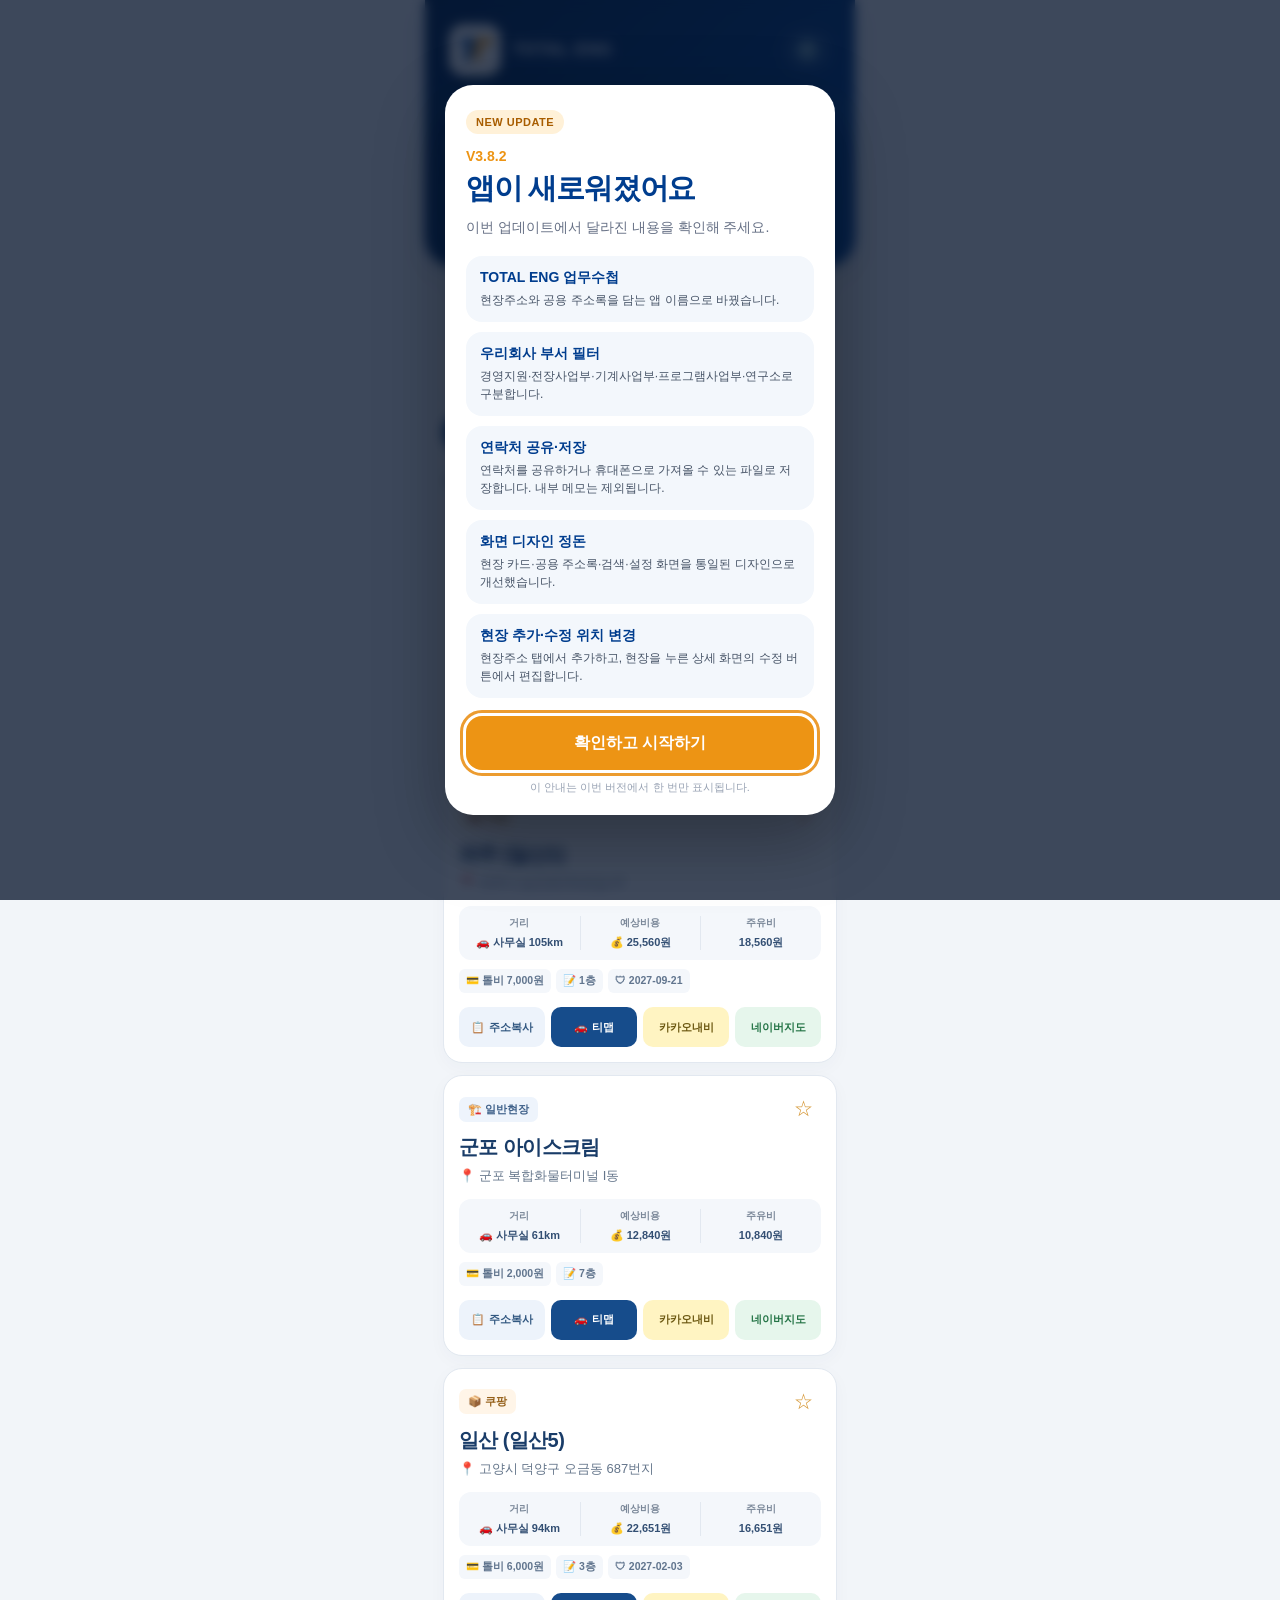
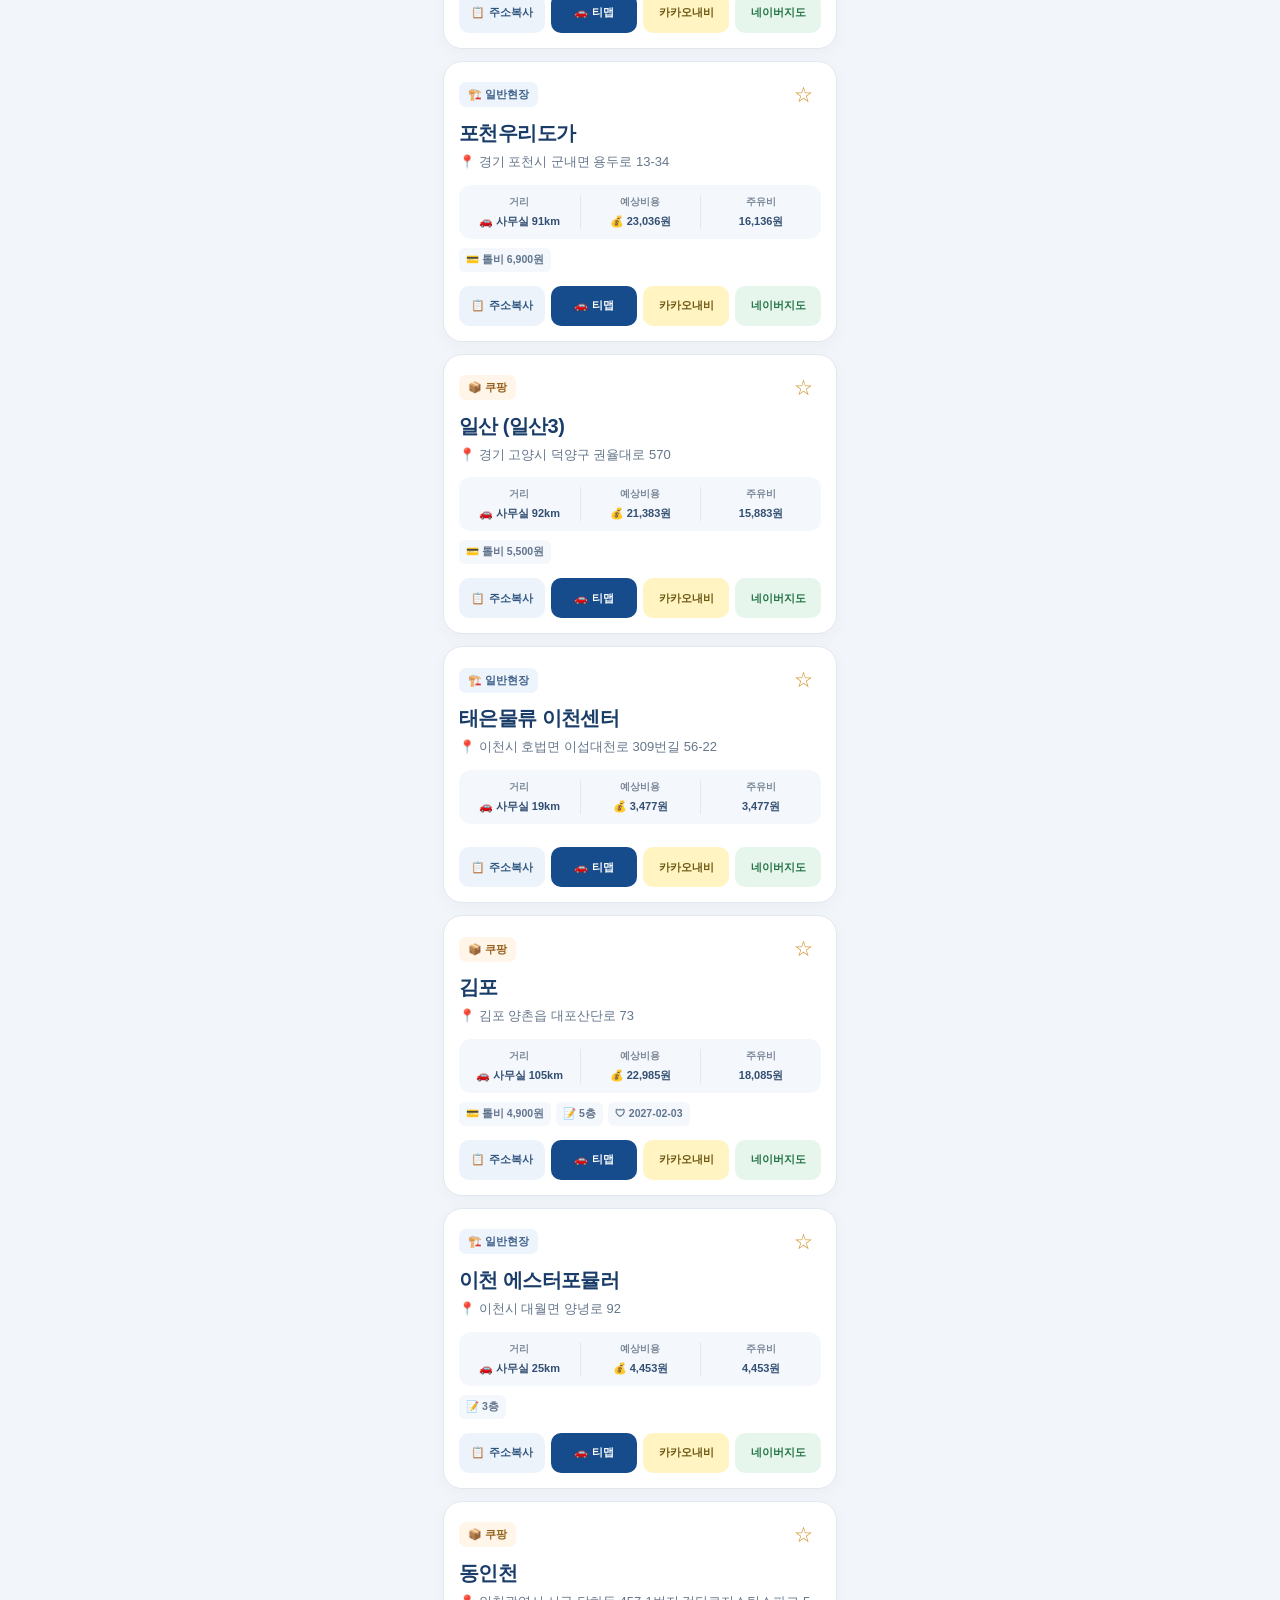
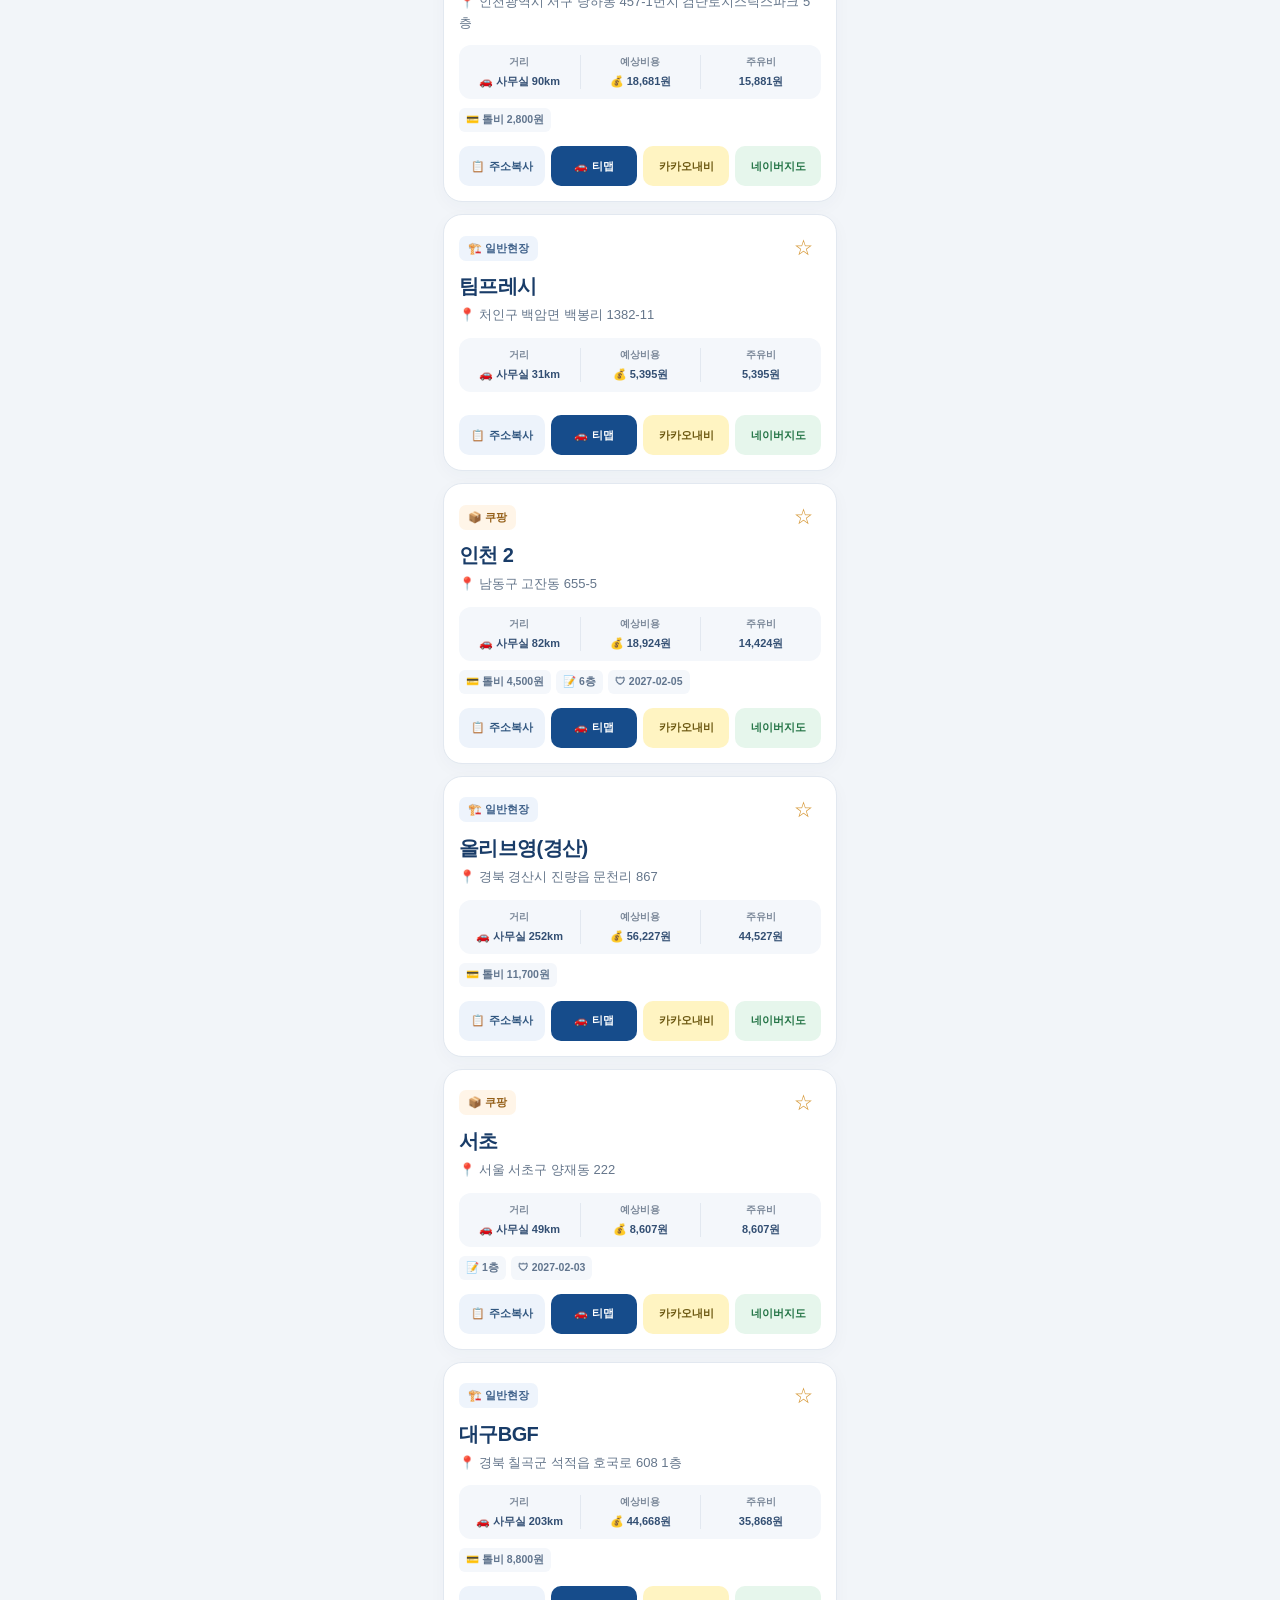
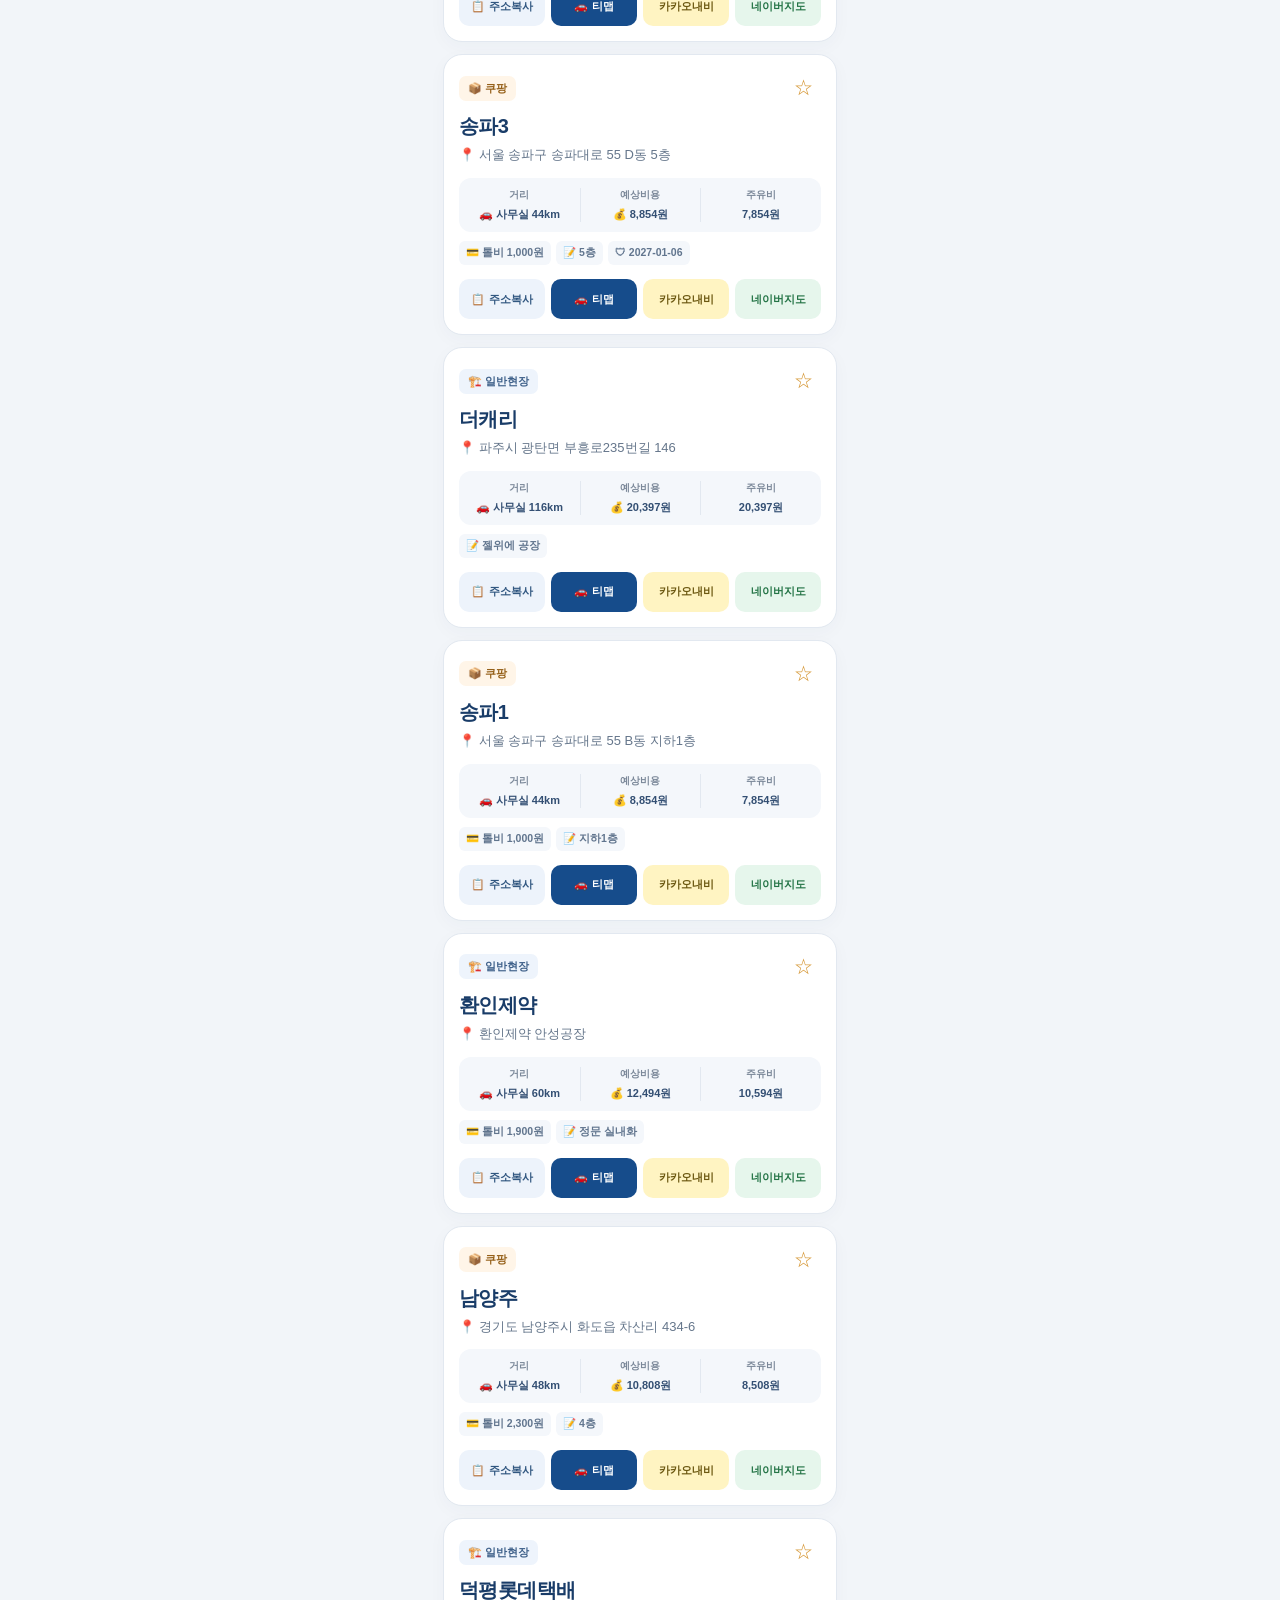
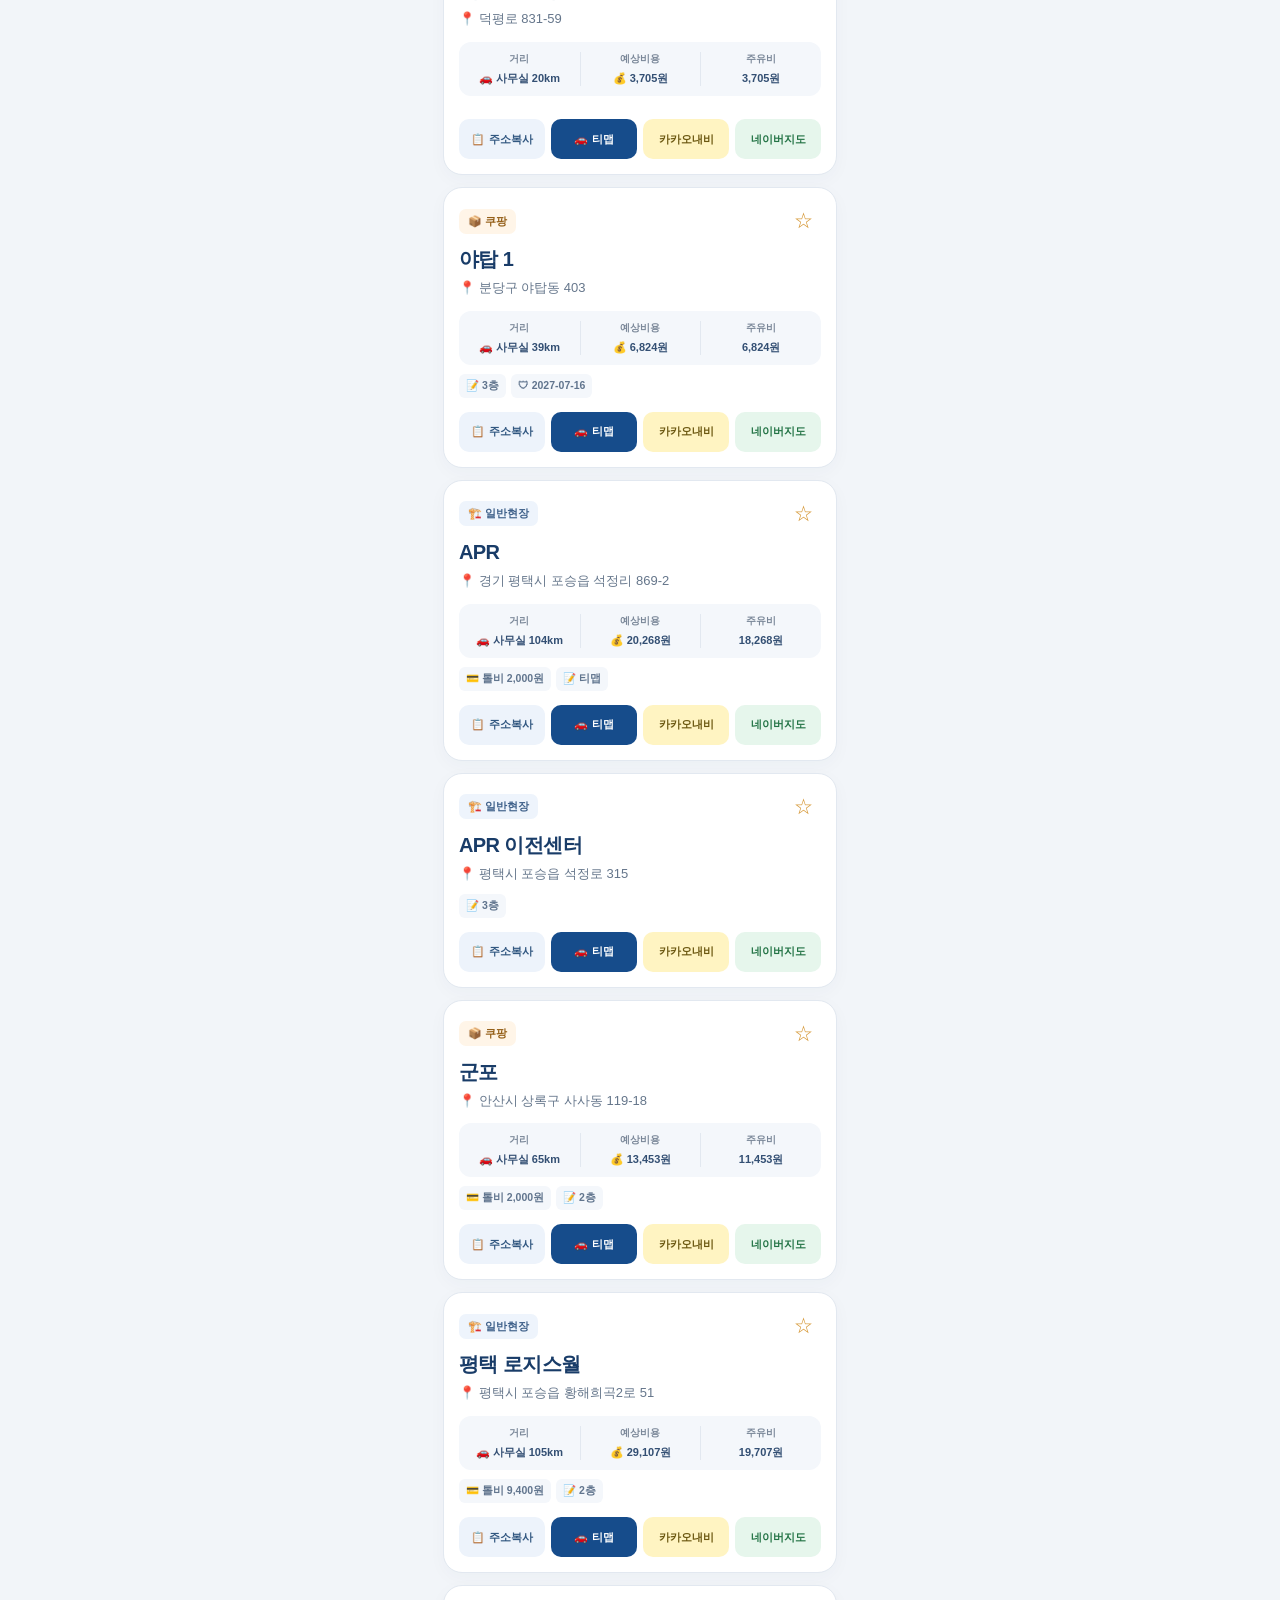
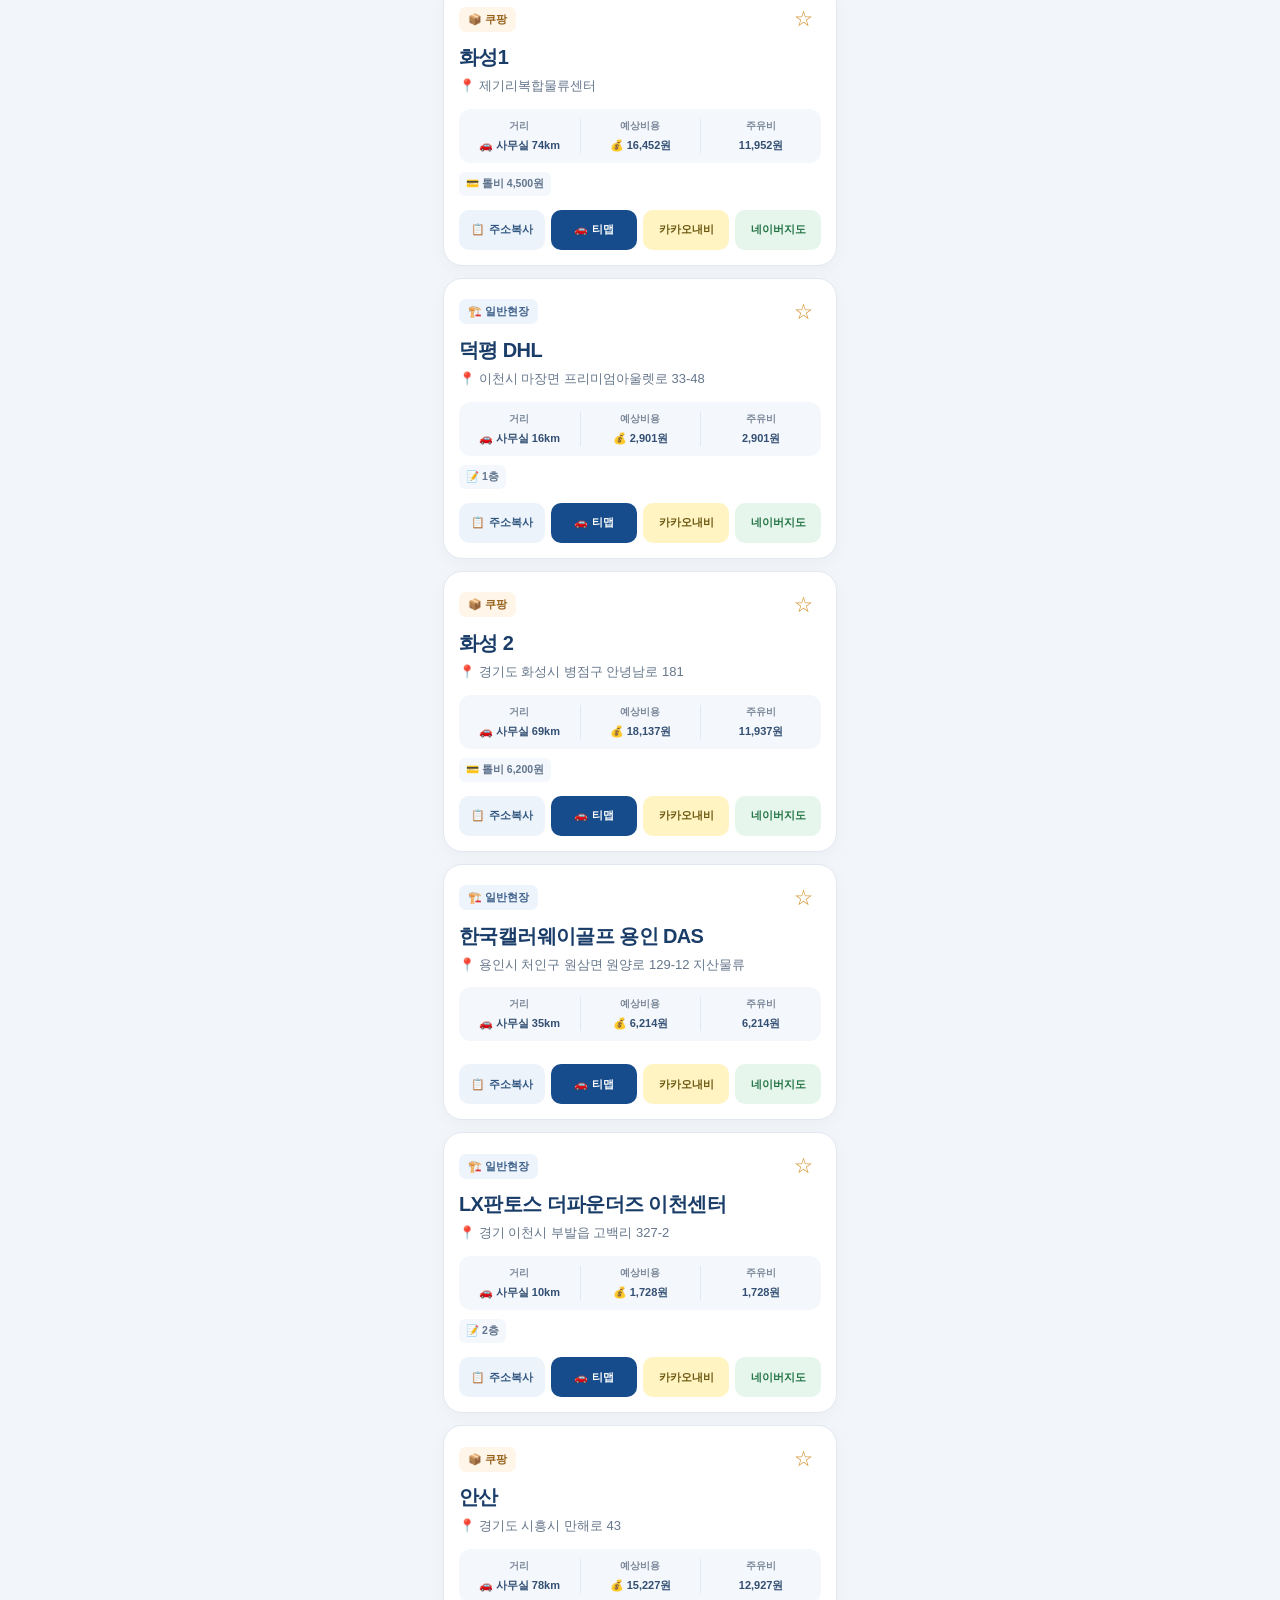
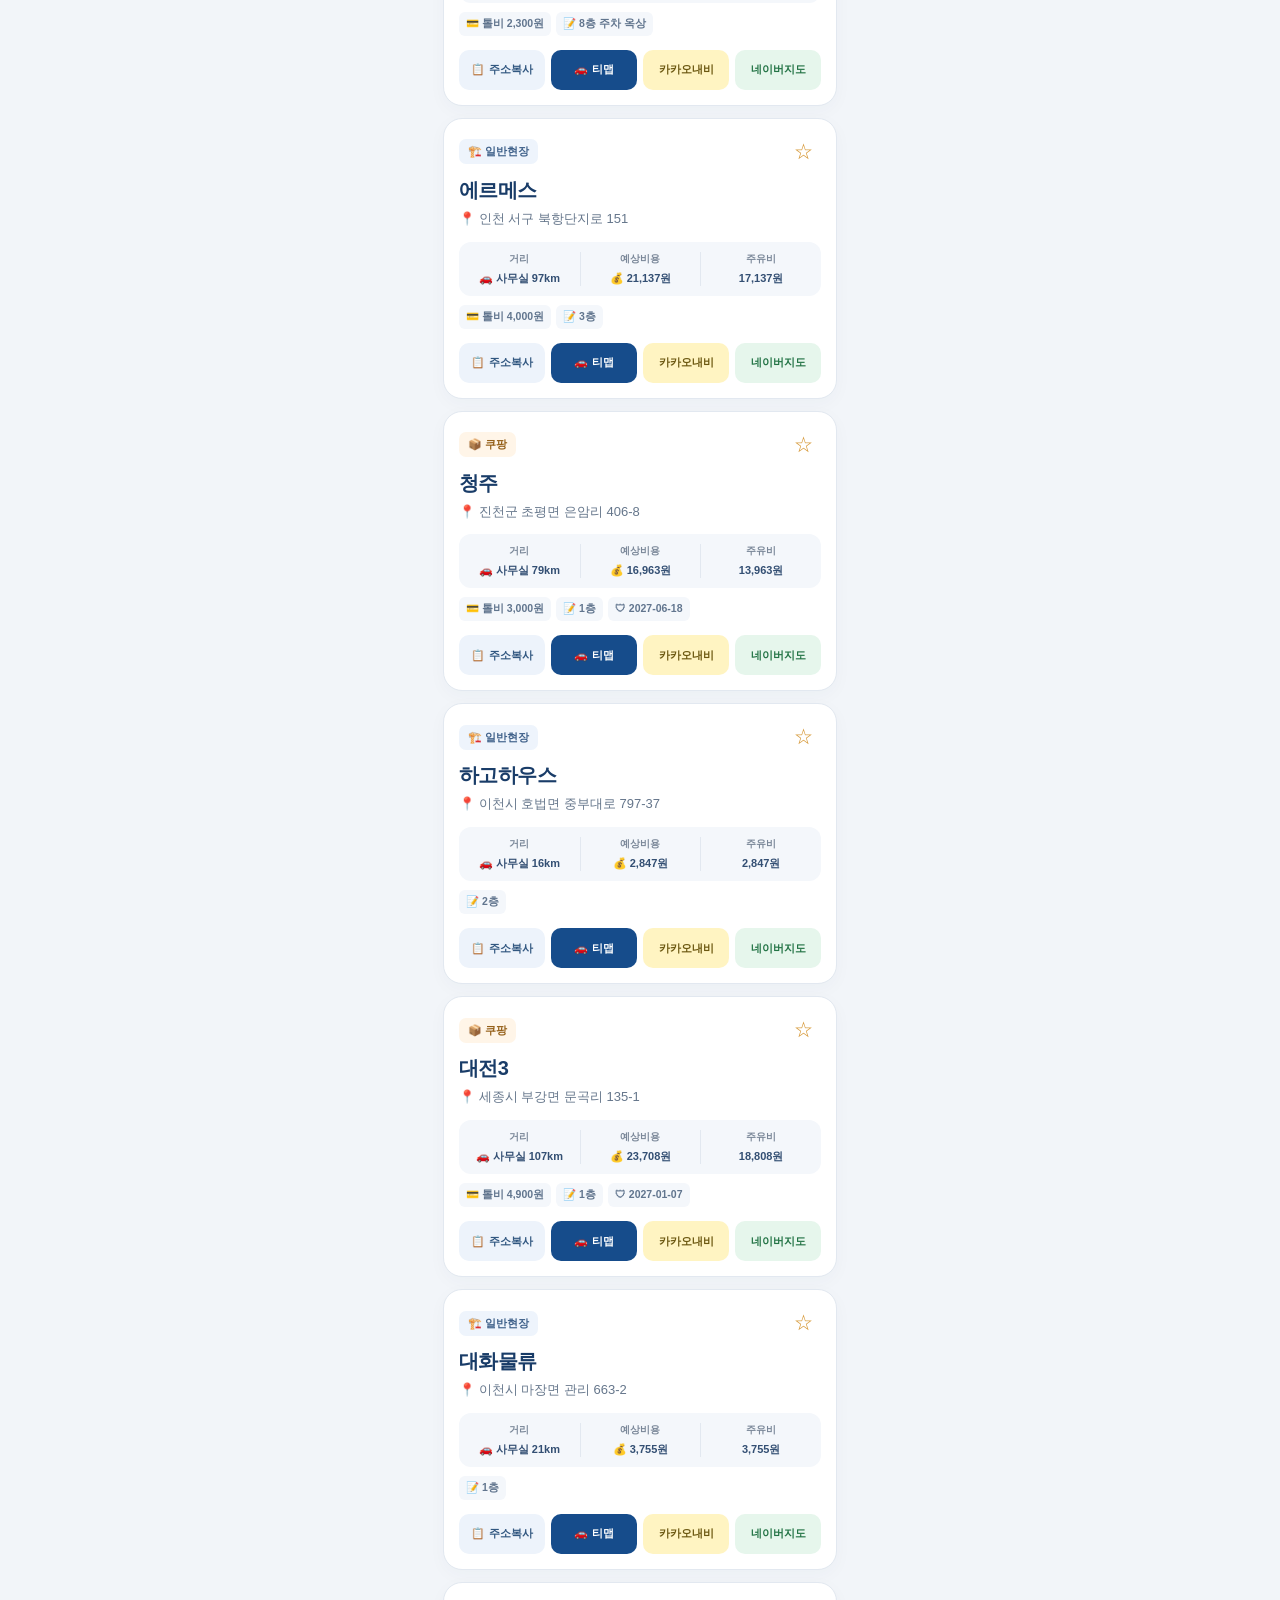
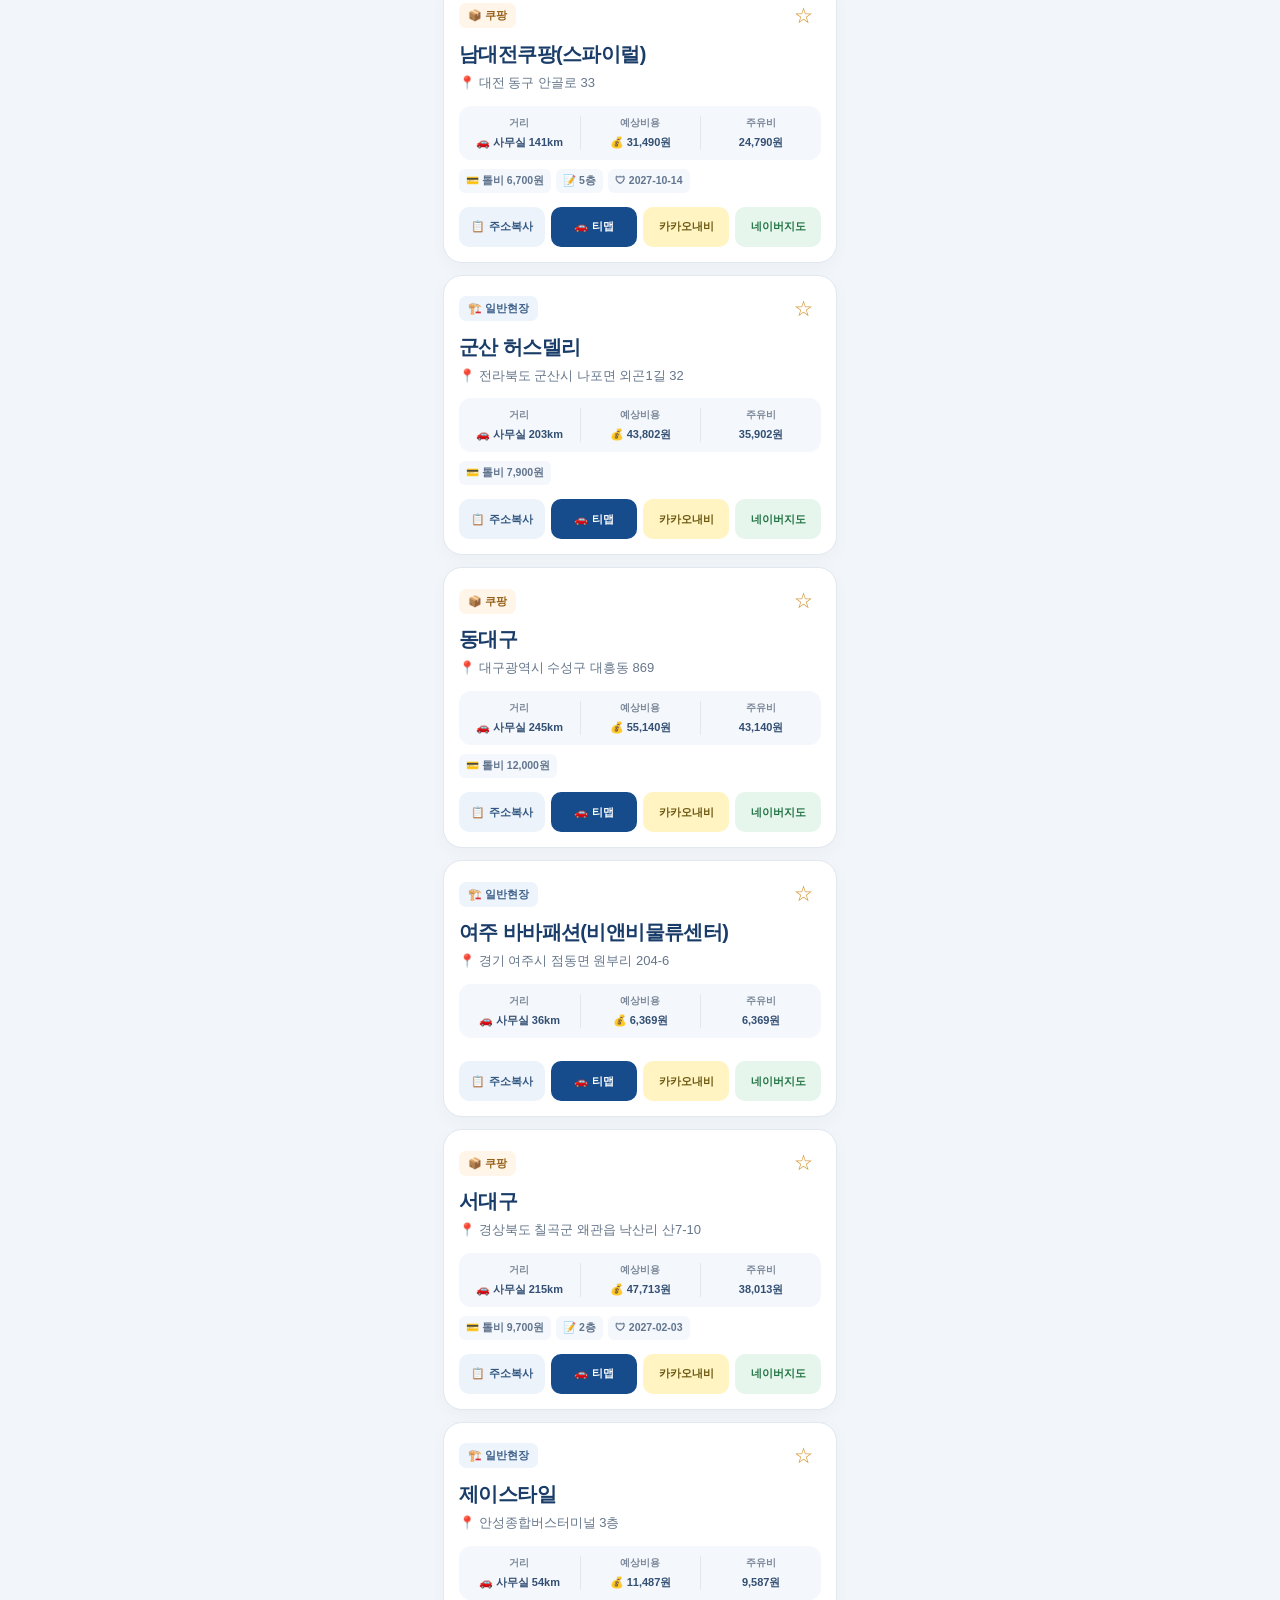
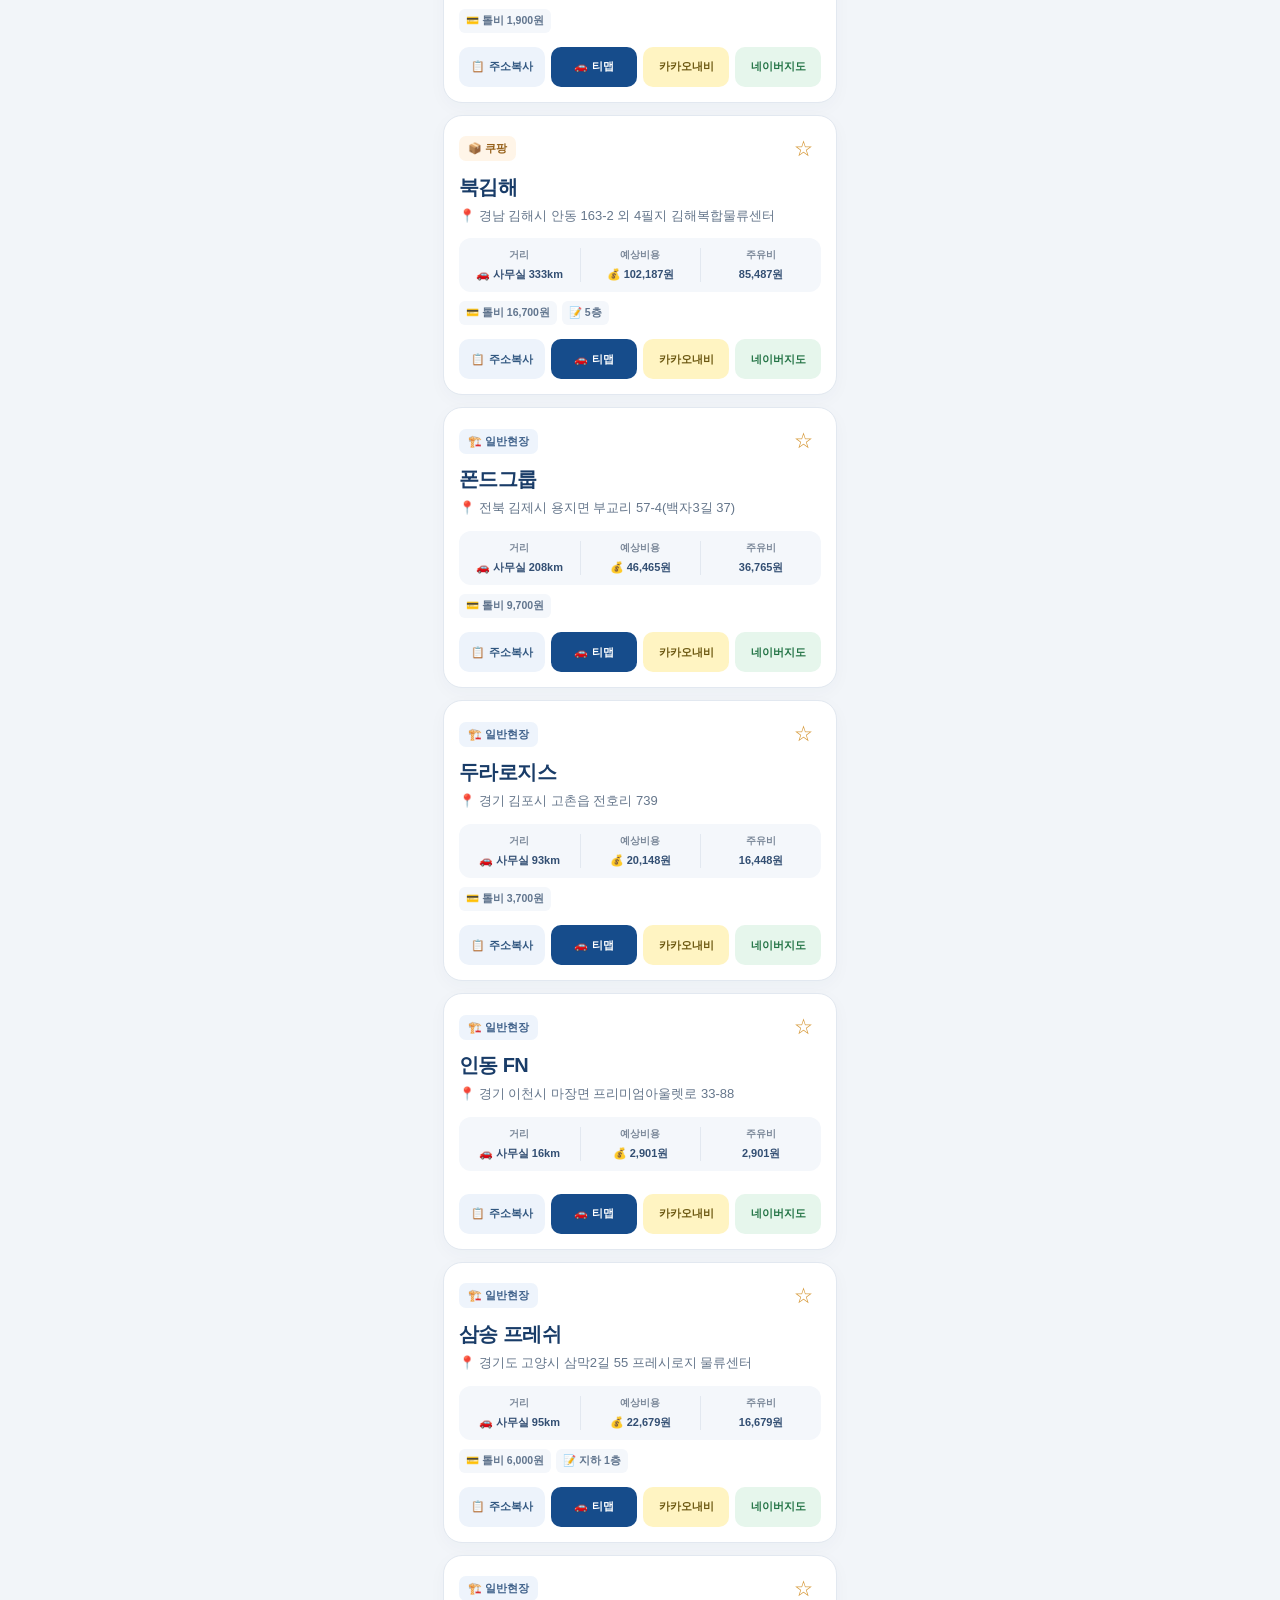
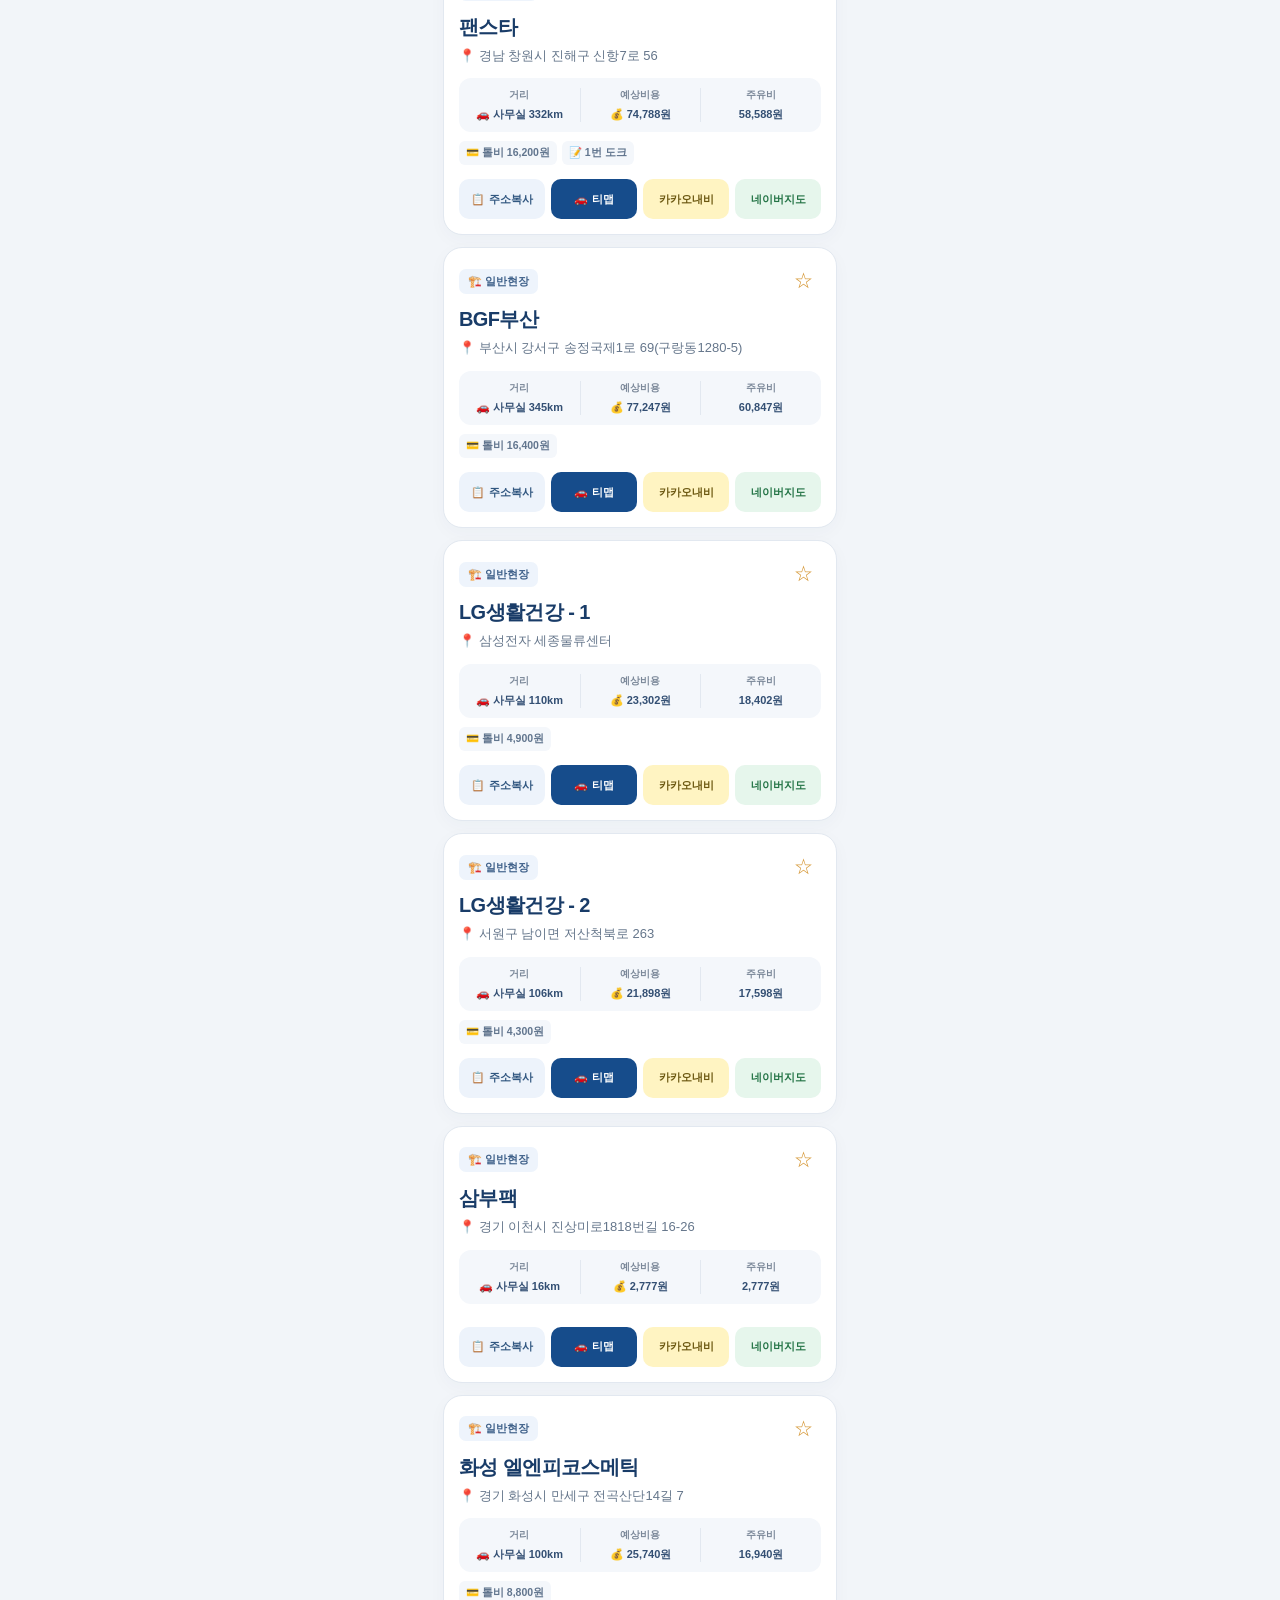
<file: index.html>
<!DOCTYPE html>
<html lang="ko">
<head>
  <meta charset="UTF-8" />
  <meta name="viewport" content="width=device-width, initial-scale=1.0, viewport-fit=cover" />
  <meta name="description" content="TOTAL ENG 현장 정보와 업무 연락처를 한곳에" />
  <meta name="robots" content="noindex, nofollow, noarchive" />
  <meta name="theme-color" content="#003D8E" />
  <meta name="mobile-web-app-capable" content="yes" />
  <meta name="apple-mobile-web-app-capable" content="yes" />
  <meta name="apple-mobile-web-app-status-bar-style" content="default" />
  <meta name="apple-mobile-web-app-title" content="업무수첩" />

  <title>TOTAL ENG 업무수첩</title>

  <link rel="manifest" href="./manifest.json?v=3.8.2" />
  <link rel="stylesheet" href="./style.css?v=3.8.0-brand1" />
  <link rel="stylesheet" href="./ui-refresh.css?v=3.8.2" />
  <link rel="icon" type="image/png" sizes="32x32" href="./img/app-icon-v380-32.png" />
  <link rel="apple-touch-icon" sizes="180x180" href="./img/app-icon-v380-180.png" />
</head>
<body data-app-version="V3.8.2">
  <div id="kakaoGuide" class="kakao-guide" hidden aria-hidden="true" role="dialog" aria-modal="true" aria-labelledby="kakaoGuideTitle">
    <div class="kakao-guide-card">
      <img class="kakao-guide-logo" src="./img/logo.png" alt="TOTAL ENG" />
      <span class="kakao-guide-label">휴대폰 앱 설치 안내</span>
      <h2 id="kakaoGuideTitle">카카오톡 안에서는<br />앱 설치가 보이지 않아요</h2>
      <p id="kakaoGuideMessage" class="kakao-guide-message">아래 버튼을 눌러 Chrome에서 열어 주세요.</p>

      <ol id="kakaoAndroidSteps" class="kakao-guide-steps">
        <li><strong>Chrome으로 열기</strong> 버튼을 누르세요.</li>
        <li>Chrome 화면에서 <strong>설치</strong>를 누르세요.</li>
        <li>휴대폰 바탕화면의 <strong>업무수첩</strong>을 누르면 됩니다.</li>
      </ol>

      <ol id="kakaoIosSteps" class="kakao-guide-steps" hidden>
        <li>카카오톡 오른쪽 위의 <strong>점 3개(⋯)</strong>를 누르세요.</li>
        <li><strong>Safari로 열기</strong>를 누르세요.</li>
        <li>Safari의 <strong>공유 → 홈 화면에 추가</strong>를 누르세요.</li>
      </ol>

      <button id="openChromeBtn" class="kakao-primary-btn" type="button">Chrome으로 열기</button>
      <p id="kakaoAndroidFallback" class="kakao-guide-note">버튼이 안 되면 오른쪽 위 <strong>점 3개 → 다른 브라우저로 열기</strong>를 누르세요.</p>
      <button id="copyAppLinkBtn" class="kakao-secondary-btn" type="button">링크 복사하기</button>
      <button id="continueInKakaoBtn" class="kakao-text-btn" type="button">설치하지 않고 일단 사용하기</button>
    </div>
  </div>

  <script>
    (function () {
      'use strict';

      const userAgent = navigator.userAgent || '';
      const params = new URLSearchParams(window.location.search);
      const forcedByLink = params.get('from') === 'kakao' || params.get('kakao') === '1';
      const kakaoUserAgent = /KAKAOTALK|KakaoTalk/i.test(userAgent);
      const isKakaoContext = kakaoUserAgent || forcedByLink;
      const isStandalone = window.matchMedia('(display-mode: standalone)').matches
        || navigator.standalone === true;

      window.__TEA_KAKAO_CONTEXT__ = isKakaoContext;

      function cleanAppUrl() {
        const url = new URL(window.location.href);
        url.searchParams.delete('from');
        url.searchParams.delete('kakao');
        return url.toString();
      }

      function isIos() {
        const ipadDesktopMode = navigator.platform === 'MacIntel'
          && navigator.maxTouchPoints > 1;
        return /iphone|ipad|ipod/i.test(userAgent) || ipadDesktopMode;
      }

      function isAndroid() {
        return /android/i.test(userAgent);
      }

      function showGuide() {
        const guide = document.getElementById('kakaoGuide');
        if (!guide || isStandalone) return;

        const ios = isIos();
        const androidSteps = document.getElementById('kakaoAndroidSteps');
        const iosSteps = document.getElementById('kakaoIosSteps');
        const openChromeBtn = document.getElementById('openChromeBtn');
        const androidFallback = document.getElementById('kakaoAndroidFallback');
        const message = document.getElementById('kakaoGuideMessage');

        guide.hidden = false;
        guide.setAttribute('aria-hidden', 'false');
        document.body.classList.add('kakao-guide-open');

        if (androidSteps) androidSteps.hidden = ios;
        if (iosSteps) iosSteps.hidden = !ios;
        if (openChromeBtn) openChromeBtn.hidden = ios || !isAndroid();
        if (androidFallback) androidFallback.hidden = ios || !isAndroid();
        if (message) {
          message.textContent = ios
            ? 'Safari에서 열면 홈 화면에 앱으로 추가할 수 있어요.'
            : '아래 버튼을 누르면 Chrome에서 설치할 수 있어요.';
        }
      }

      function hideGuide() {
        const guide = document.getElementById('kakaoGuide');
        if (!guide) return;
        guide.hidden = true;
        guide.setAttribute('aria-hidden', 'true');
        document.body.classList.remove('kakao-guide-open');
      }

      function openChrome(event) {
        event.preventDefault();
        event.stopImmediatePropagation();

        if (!isAndroid()) return;
        const target = new URL(cleanAppUrl());
        const scheme = target.protocol.replace(':', '') || 'https';
        const path = `${target.host}${target.pathname}${target.search}${target.hash}`;
        const fallback = encodeURIComponent(target.toString());
        window.location.href = `intent://${path}#Intent;scheme=${scheme};package=com.android.chrome;S.browser_fallback_url=${fallback};end`;
      }

      async function copyLink(event) {
        event.preventDefault();
        event.stopImmediatePropagation();
        const button = event.currentTarget;
        const text = cleanAppUrl();
        let copied = false;

        try {
          await navigator.clipboard.writeText(text);
          copied = true;
        } catch (error) {
          const textarea = document.createElement('textarea');
          textarea.value = text;
          textarea.setAttribute('readonly', '');
          textarea.style.position = 'fixed';
          textarea.style.opacity = '0';
          document.body.appendChild(textarea);
          textarea.select();
          copied = document.execCommand('copy');
          textarea.remove();
        }

        if (button) {
          const original = button.textContent;
          button.textContent = copied ? '복사 완료' : '주소를 길게 눌러 복사해 주세요';
          window.setTimeout(() => { button.textContent = original; }, 1600);
        }
      }

      function continueUse(event) {
        event.preventDefault();
        event.stopImmediatePropagation();
        hideGuide();
      }

      window.__TEA_SHOW_KAKAO_GUIDE__ = showGuide;
      window.__TEA_HIDE_KAKAO_GUIDE__ = hideGuide;
      window.__TEA_CLEAN_APP_URL__ = cleanAppUrl;
      window.__TEA_KAKAO_INLINE_BOUND__ = true;

      const openChromeBtn = document.getElementById('openChromeBtn');
      const copyLinkBtn = document.getElementById('copyAppLinkBtn');
      const continueBtn = document.getElementById('continueInKakaoBtn');

      openChromeBtn?.addEventListener('click', openChrome, true);
      copyLinkBtn?.addEventListener('click', copyLink, true);
      continueBtn?.addEventListener('click', continueUse, true);

      if (isKakaoContext) showGuide();
    }());
  </script>

  <div id="splash" class="splash" aria-live="polite">
    <img src="./img/logo.png" alt="TOTAL ENG" />
    <strong>업무수첩</strong>
    <span>Loading...</span>
  </div>

  <div class="app">
    <header class="app-header">
      <div class="header-top">
        <div class="brand-lockup">
          <img src="./img/app-icon-v380-192.png" class="brand-icon" alt="" />
          <div class="brand-wordmark"><strong>TOTAL ENG</strong></div>
        </div>
        <div class="header-actions">
          <button id="installBtn" class="icon-btn install-btn" type="button" hidden>설치</button>
          <button id="settingsBtn" class="icon-btn settings-btn" type="button" aria-label="설정 열기">⚙️</button>
        </div>
      </div>
      <div class="header-intro">
        <span class="header-eyebrow">TOTAL ENG · WORKBOOK</span>
        <h1>업무수첩</h1>
        <p>현장 정보와 업무 연락처를 한곳에</p>
        <div class="header-topics" aria-hidden="true"><span>현장주소</span><i></i><span>공용 주소록</span></div>
      </div>
    </header>

    <nav class="app-sections" aria-label="앱 메뉴">
      <button id="showSitesBtn" class="selected" type="button" aria-pressed="true">현장주소</button>
      <button id="showContactsBtn" type="button" aria-pressed="false">공용 주소록</button>
    </nav>
    <div id="sitesView">
    <section class="search-wrap" aria-label="현장 검색">
      <div class="search-box">
        <span aria-hidden="true">🔍</span>
        <input id="searchInput" type="search" placeholder="현장명 또는 주소 검색" autocomplete="off" aria-label="현장명 또는 주소 검색" />
        <button id="clearBtn" type="button" aria-label="검색어 지우기">✕</button>
      </div>
    </section>

    <section id="favoriteTopBox" class="favorite-top-box" aria-label="즐겨찾기 현장"></section>

    <nav class="tabs" aria-label="현장 분류">
      <button class="tab active" data-type="all" type="button">전체</button>
      <button class="tab" data-type="general" type="button">일반현장</button>
      <button class="tab" data-type="coupang" type="button">쿠팡</button>
      <button class="tab" data-type="favorite" type="button">즐겨찾기</button>
      <button class="tab" data-type="recent" type="button">최근방문</button>
    </nav>

    <section class="summary-row">
      <span id="headerCount" class="site-total-pill" aria-live="polite">불러오는 중...</span>
      <span id="countText">전체 0개</span>
      <button id="addSiteBtn" class="site-add-button" type="button">+ 현장 추가</button>
      <button id="refreshBtn" type="button">새로고침</button>
    </section>

    <main id="siteList" class="site-list"></main>
    </div>
    <section id="contactsView" class="contacts-view" hidden aria-label="공용 주소록">
      <div class="search-box"><span aria-hidden="true">🔍</span><input id="contactSearch" type="search" aria-label="연락처 검색" placeholder="이름·현장·직책·업체·번호 검색" autocomplete="off" /></div>
      <nav id="contactFilters" class="contact-filters" aria-label="연락처 분류">
        <button type="button" data-category="전체" class="selected" aria-pressed="true">전체</button>
        <button type="button" data-category="우리회사" aria-pressed="false">우리회사</button>
        <button type="button" data-category="현장" aria-pressed="false">현장</button>
      </nav>
      <section id="departmentPanel" class="department-panel" hidden aria-labelledby="departmentTitle">
        <div class="department-heading"><strong id="departmentTitle">우리회사 부서</strong><span>부서별 연락처</span></div>
        <nav id="departmentFilters" class="department-filters" aria-label="우리회사 부서"></nav>
        <p id="departmentHint" class="department-hint" aria-live="polite"></p>
      </section>
      <div class="contacts-toolbar"><span id="contactCount">전체 0명</span><button id="addContactBtn" type="button">+ 연락처 추가</button></div>
      <div class="contacts-toolbar"><p id="contactStatus" role="status" aria-live="polite">주소록 연결 대기</p><button id="refreshContactsBtn" type="button">새로고침</button></div>
      <div id="contactList"></div>
    </section>

    <footer class="app-footer">
      <span id="versionText">V3.8.2</span>
      <span id="updatedText">업데이트 확인 중</span>
    </footer>
  </div>

  <div id="detailModal" class="detail-modal" aria-hidden="true" role="dialog" aria-modal="true" aria-label="현장 상세정보">
    <div class="detail-box">
      <button id="closeDetailBtn" class="close-detail" type="button" aria-label="상세정보 닫기">✕</button>
      <div id="detailContent"></div>
    </div>
  </div>

  <div id="settingsModal" class="settings-modal" hidden aria-hidden="true" role="dialog" aria-modal="true" aria-labelledby="settingsTitle">
    <div class="settings-sheet">
      <div class="settings-head">
        <div>
          <span class="settings-label">앱 관리</span>
          <h2 id="settingsTitle">설정</h2>
        </div>
        <button id="closeSettingsBtn" class="settings-close" type="button" aria-label="설정 닫기">✕</button>
      </div>

      <section class="settings-section">
        <p id="syncStatus" role="status" aria-live="polite">최신 목록 확인 중…</p>
        <button id="checkUpdateBtn" class="settings-primary-small" type="button">업데이트 확인</button>
        <p>현재 앱 주소: <span id="appLocation" style="overflow-wrap:anywhere"></span></p>
        <p><a href="./recover.html">업데이트가 멈췄나요? 앱 연결 복구</a></p>
        <div class="settings-row">
          <div>
            <strong>다크모드</strong>
            <p>화면을 어둡게 표시합니다.</p>
          </div>
          <label class="switch" aria-label="다크모드 설정">
            <input id="darkModeToggle" type="checkbox" />
            <span class="switch-slider"></span>
          </label>
        </div>
      </section>

    </div>
  </div>

  <div id="siteEditorModal" class="site-editor-modal" hidden aria-hidden="true" role="dialog" aria-modal="true" aria-labelledby="siteEditorTitle">
    <div class="site-editor-sheet">
      <div class="settings-head">
        <div>
          <span class="settings-label">현장주소 관리</span>
          <h2 id="siteEditorTitle">현장 추가</h2>
        </div>
        <button id="closeSiteEditorBtn" class="settings-close" type="button" aria-label="현장 편집 닫기">✕</button>
      </div>

      <form id="siteEditorForm" class="site-editor-form">
        <input id="siteIdInput" type="hidden" />
        <p class="site-editor-share-notice">저장한 내용은 모든 직원에게 공유됩니다. 삭제 전 정보는 백업됩니다.</p>

        <label>
          <span>구분</span>
          <select id="siteTypeInput" required>
            <option value="general">일반현장</option>
            <option value="coupang">쿠팡</option>
          </select>
        </label>

        <label>
          <span>현장명 *</span>
          <input id="siteNameInput" type="text" maxlength="80" required placeholder="예: 안성다이소" />
        </label>

        <label>
          <span>주소 *</span>
          <textarea id="siteAddressInput" rows="3" maxlength="200" required placeholder="도로명 주소를 입력하세요"></textarea>
        </label>

        <label>
          <span>기타 메모</span>
          <input id="siteNoteInput" type="text" maxlength="120" placeholder="층수, 출입 안내 등" />
        </label>

        <div class="site-editor-actions">
          <button id="deleteSiteBtn" class="site-delete-btn" type="button" hidden>현장 삭제</button>
          <button id="siteSaveBtn" class="site-save-btn" type="submit">저장하기</button>
        </div>
      </form>
    </div>
  </div>

  <div id="updateNoticeModal" class="update-notice-modal" hidden aria-hidden="true" role="dialog" aria-modal="true" aria-labelledby="updateNoticeTitle">
    <div class="update-notice-card">
      <span class="update-notice-label">NEW UPDATE</span>
      <div class="update-notice-version">V3.8.2</div>
      <h2 id="updateNoticeTitle">앱이 새로워졌어요</h2>
      <p class="update-notice-intro">이번 업데이트에서 달라진 내용을 확인해 주세요.</p>
      <ul class="update-notice-list">
        <li><strong>TOTAL ENG 업무수첩</strong><span>현장주소와 공용 주소록을 담는 앱 이름으로 바꿨습니다.</span></li>
        <li><strong>우리회사 부서 필터</strong><span>경영지원·전장사업부·기계사업부·프로그램사업부·연구소로 구분합니다.</span></li>
        <li><strong>연락처 공유·저장</strong><span>연락처를 공유하거나 휴대폰으로 가져올 수 있는 파일로 저장합니다. 내부 메모는 제외됩니다.</span></li>
        <li><strong>화면 디자인 정돈</strong><span>현장 카드·공용 주소록·검색·설정 화면을 통일된 디자인으로 개선했습니다.</span></li>
        <li><strong>현장 추가·수정 위치 변경</strong><span>현장주소 탭에서 추가하고, 현장을 누른 상세 화면의 수정 버튼에서 편집합니다.</span></li>
      </ul>
      <button id="closeUpdateNoticeBtn" class="update-notice-confirm" type="button">확인하고 시작하기</button>
      <p class="update-notice-once">이 안내는 이번 버전에서 한 번만 표시됩니다.</p>
    </div>
  </div>

  <dialog id="iosInstallGuide" class="contact-editor" aria-labelledby="iosInstallTitle">
    <h2 id="iosInstallTitle">아이폰 홈 화면에 추가</h2>
    <p>카카오톡·네이버 앱 안에서 열었다면 먼저 링크를 복사하고 Safari에서 열어 주세요.</p>
    <ol><li>Safari에서 이 앱 주소를 엽니다.</li><li>공유 버튼(네모 위로 화살표)을 누릅니다. 보이지 않으면 페이지 메뉴를 펼쳐 공유를 찾으세요.</li><li>공유 메뉴를 아래로 내려 <strong>홈 화면에 추가</strong>를 선택합니다. 없으면 <strong>동작 편집</strong>에서 추가하세요.</li><li><strong>웹 앱으로 열기</strong> 항목이 있으면 켜고 <strong>추가</strong>를 누릅니다.</li><li>홈 화면의 업무수첩 아이콘으로 실행합니다.</li></ol>
    <p>회사에서 관리하는 기기는 홈 화면 추가가 제한될 수 있습니다.</p>
    <form method="dialog"><button class="settings-primary-small">확인</button></form>
  </dialog>
  <div id="toast" class="toast" role="status" aria-live="polite"></div>
  <script src="./js/app.js?v=3.8.2" defer></script>
  <script src="./js/departments.js?v=3.8.0" defer></script>
  <script src="./js/contact-transfer.js?v=3.8.2" defer></script>
  <script src="./js/contacts.js?v=3.8.2" defer></script>
</body>
</html>
</file>
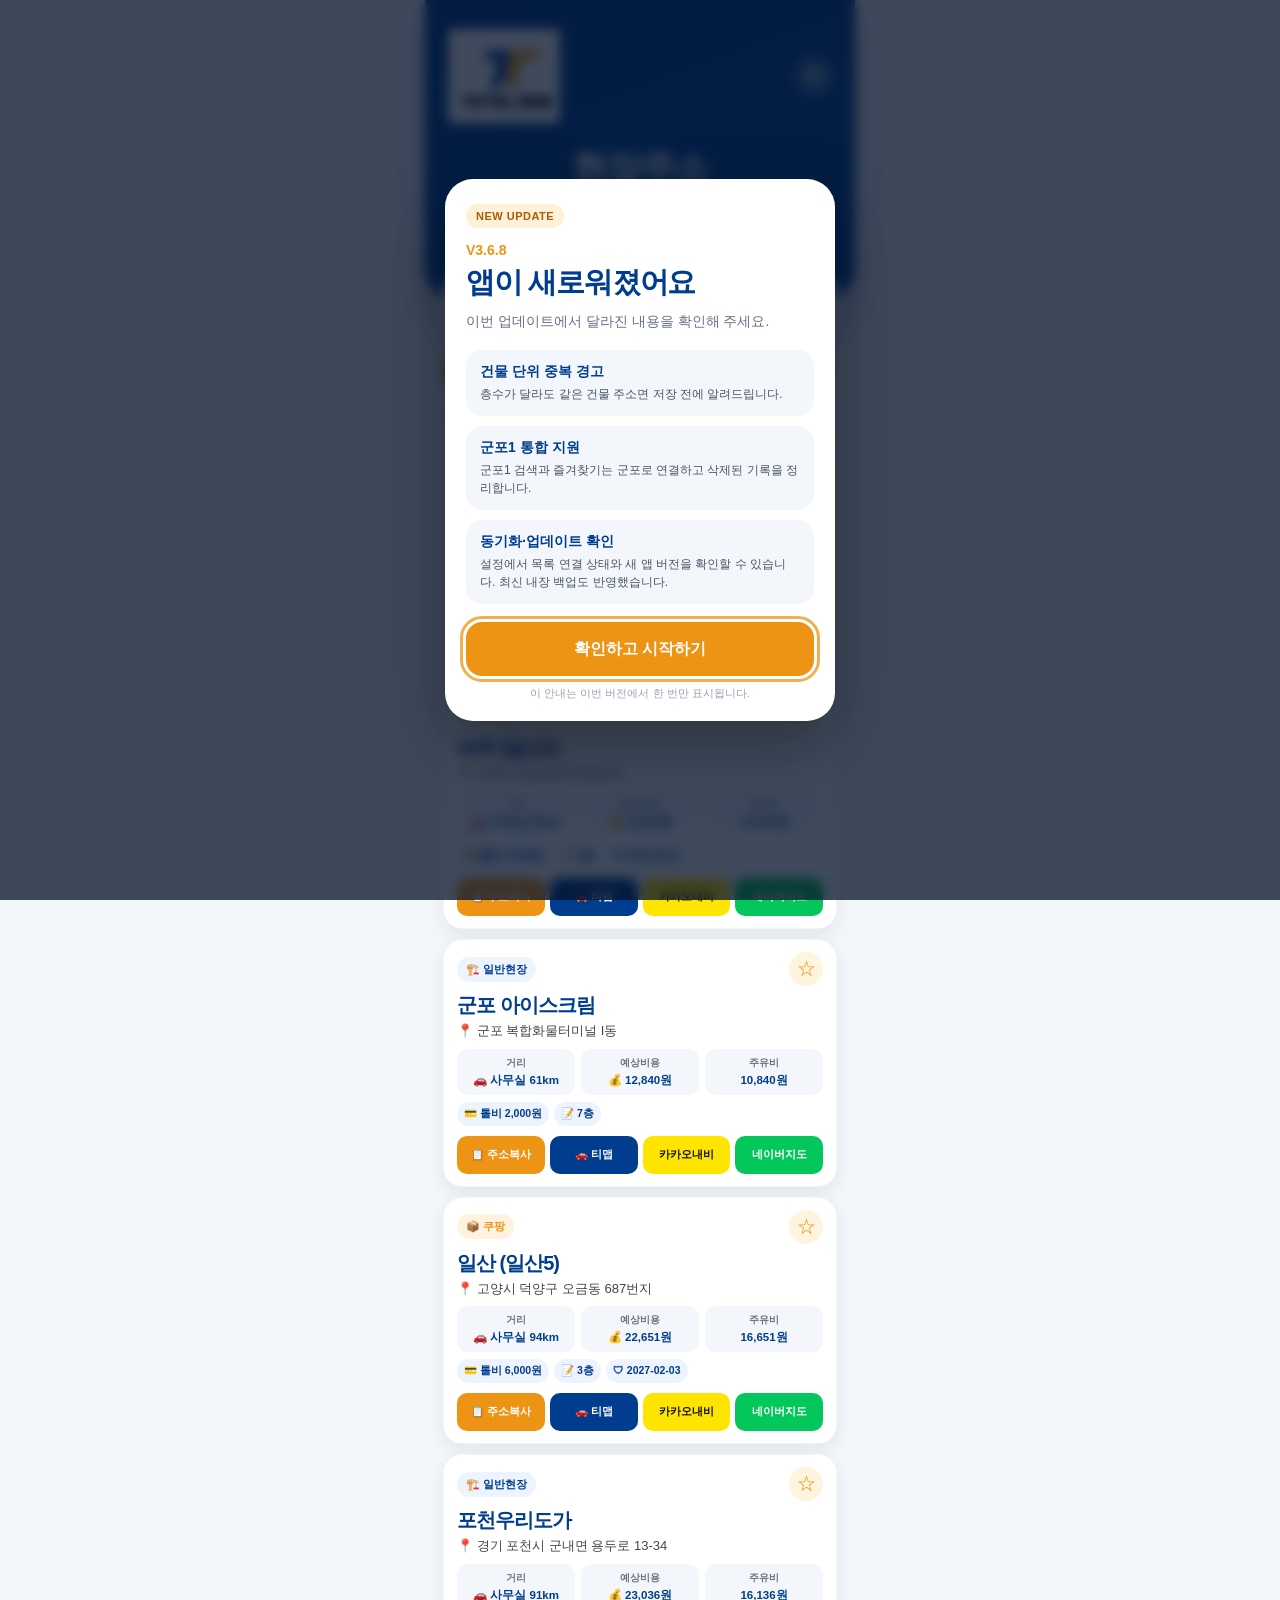
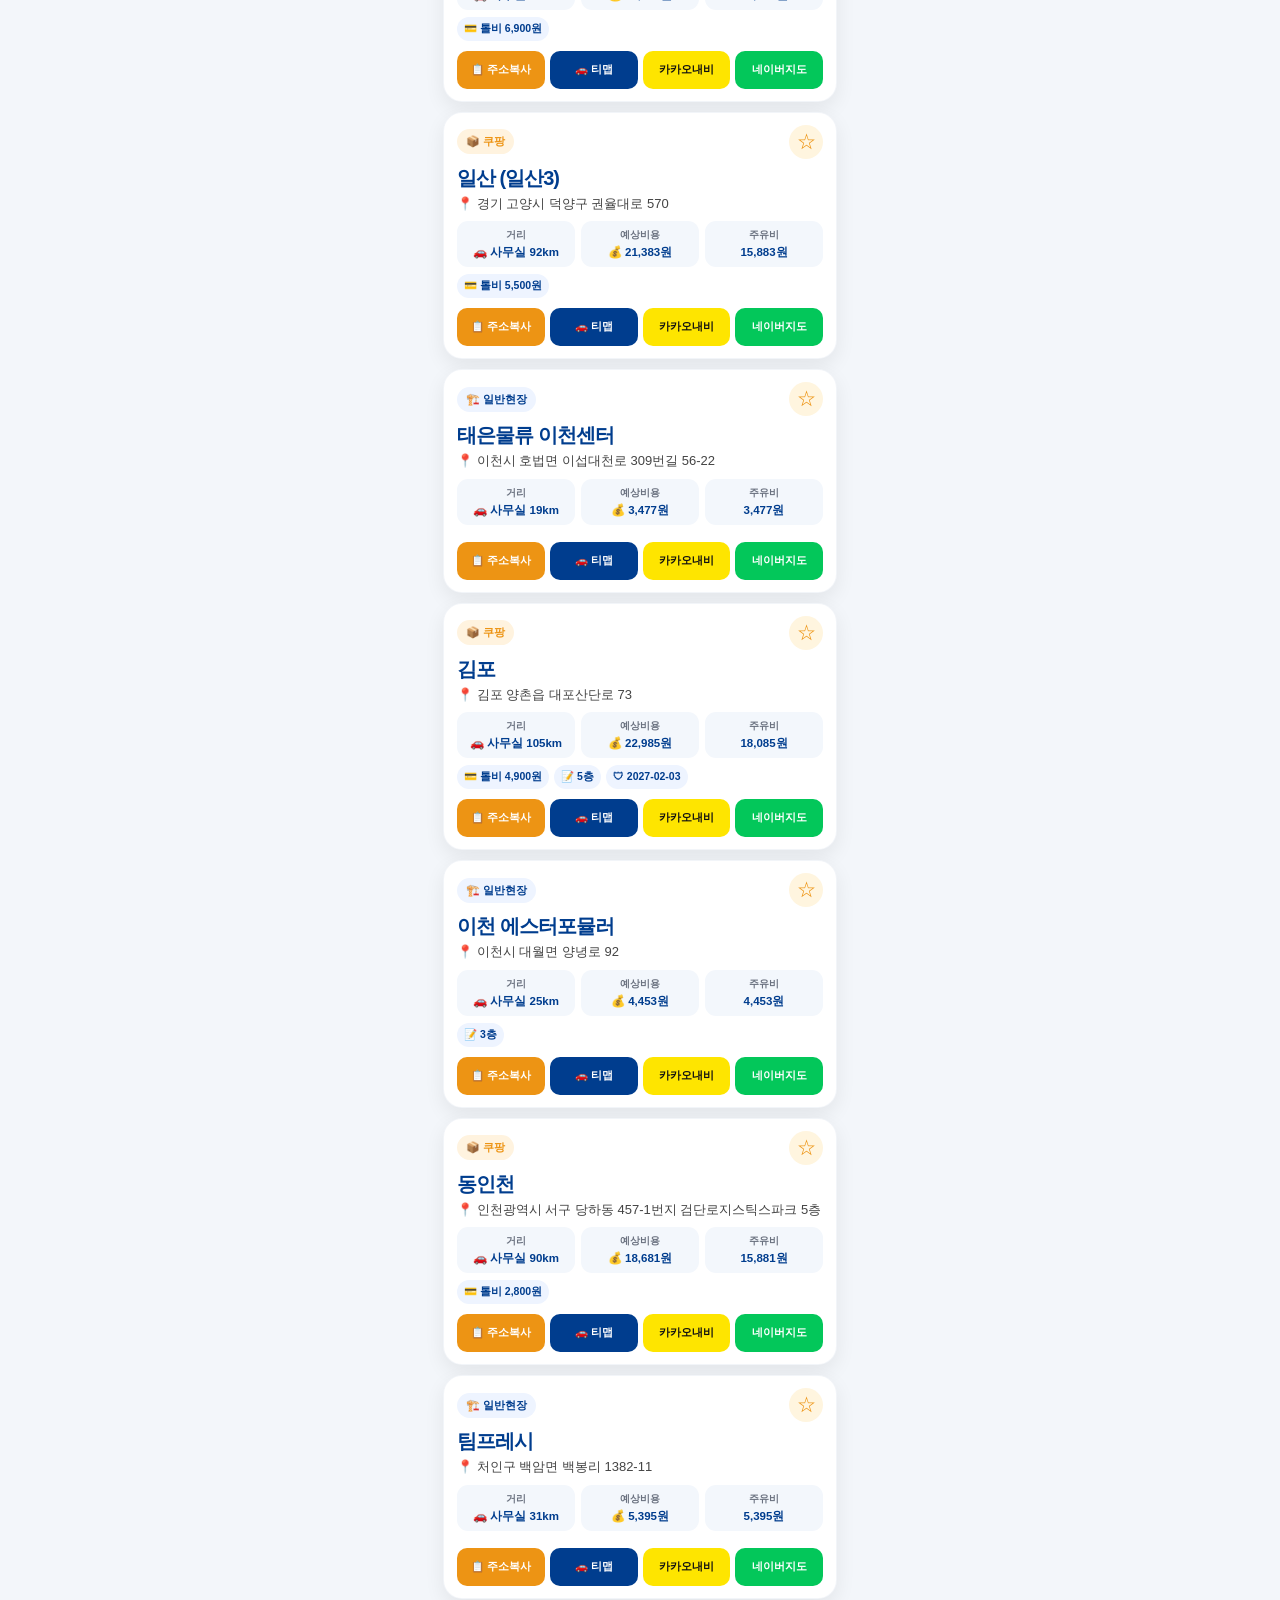
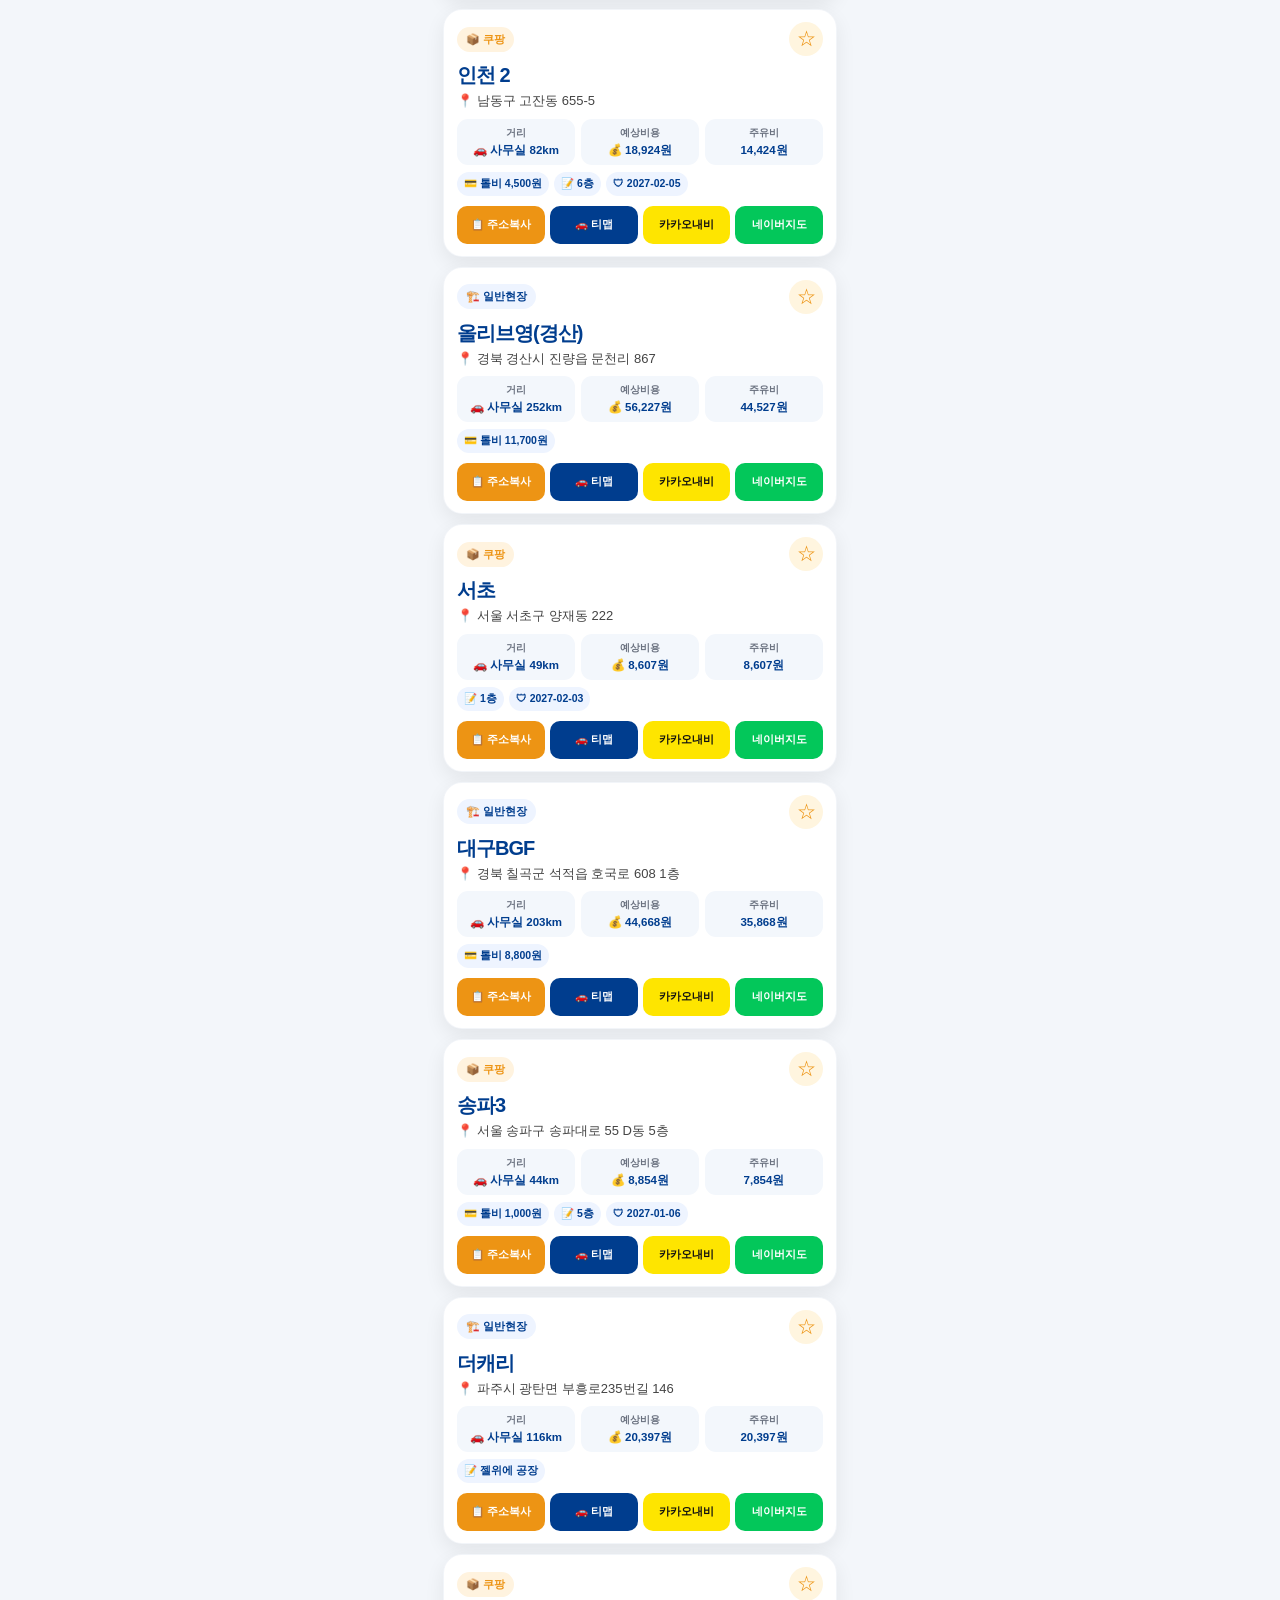
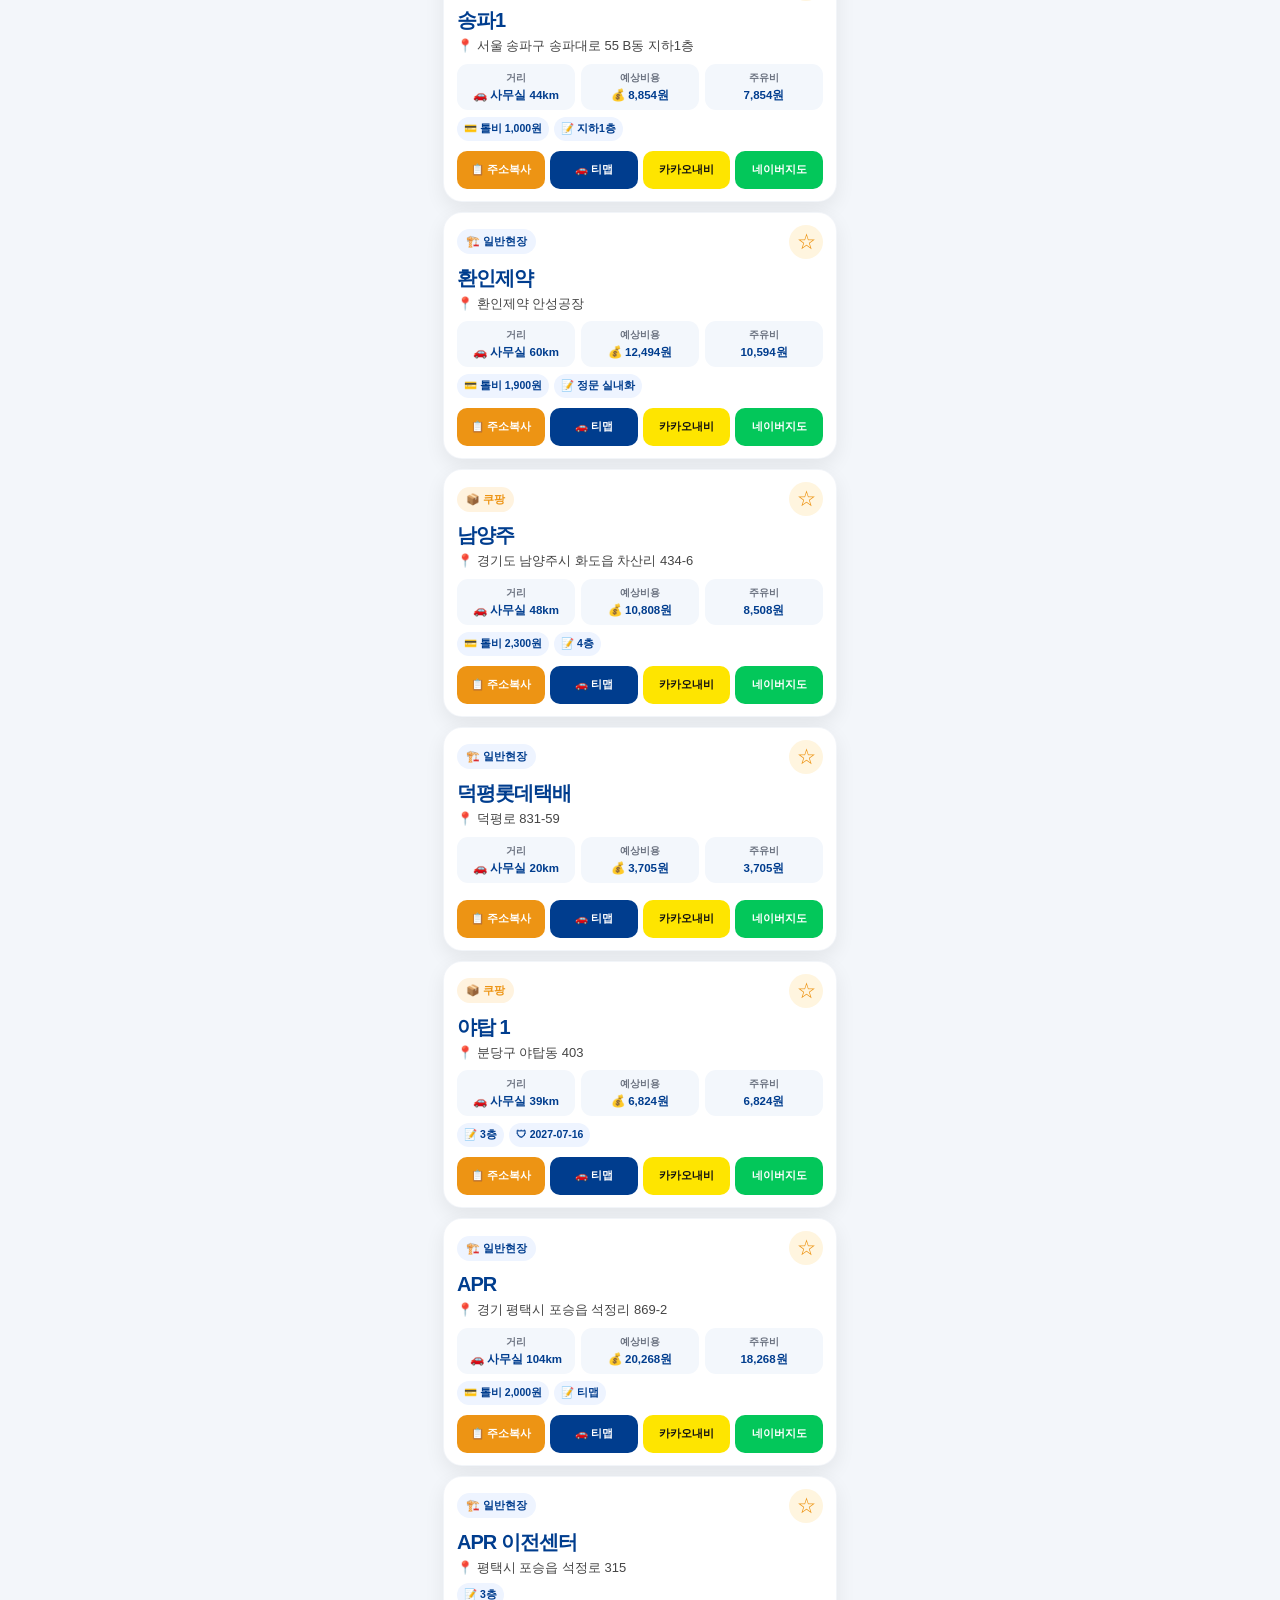
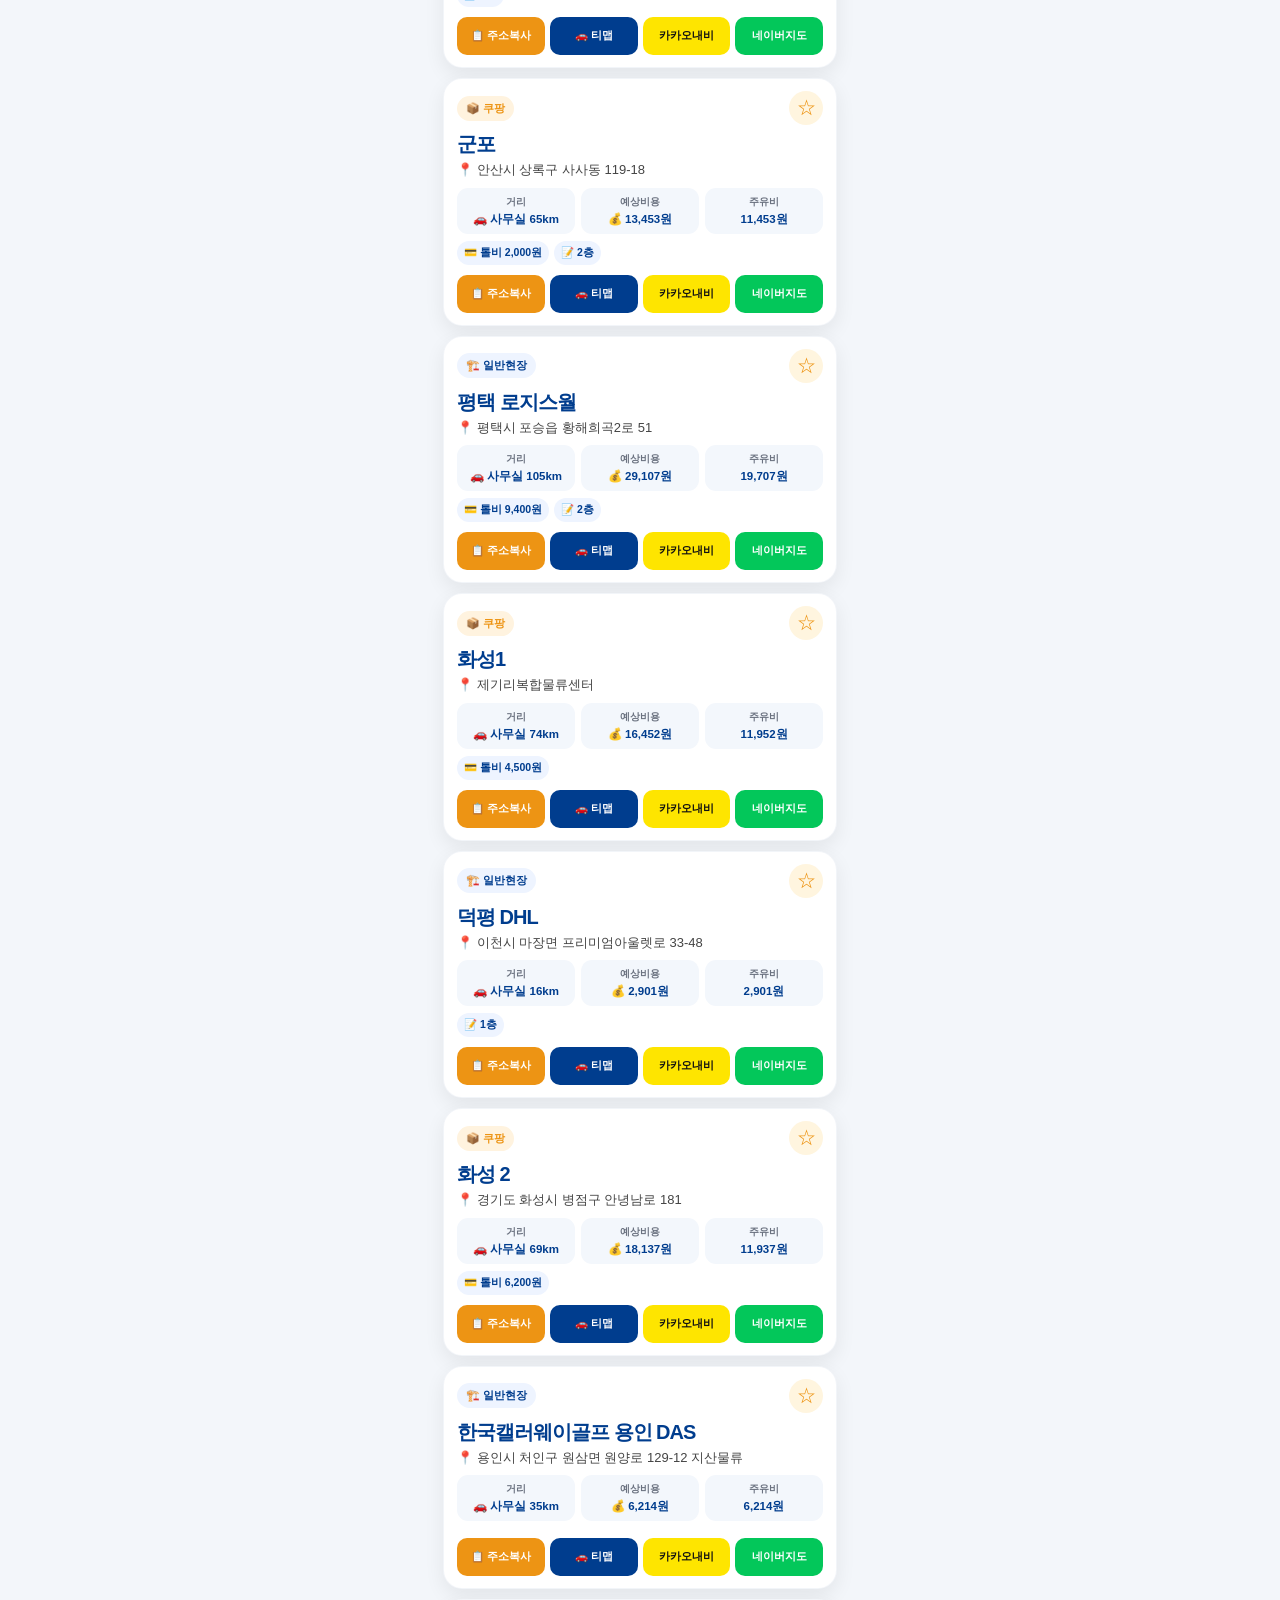
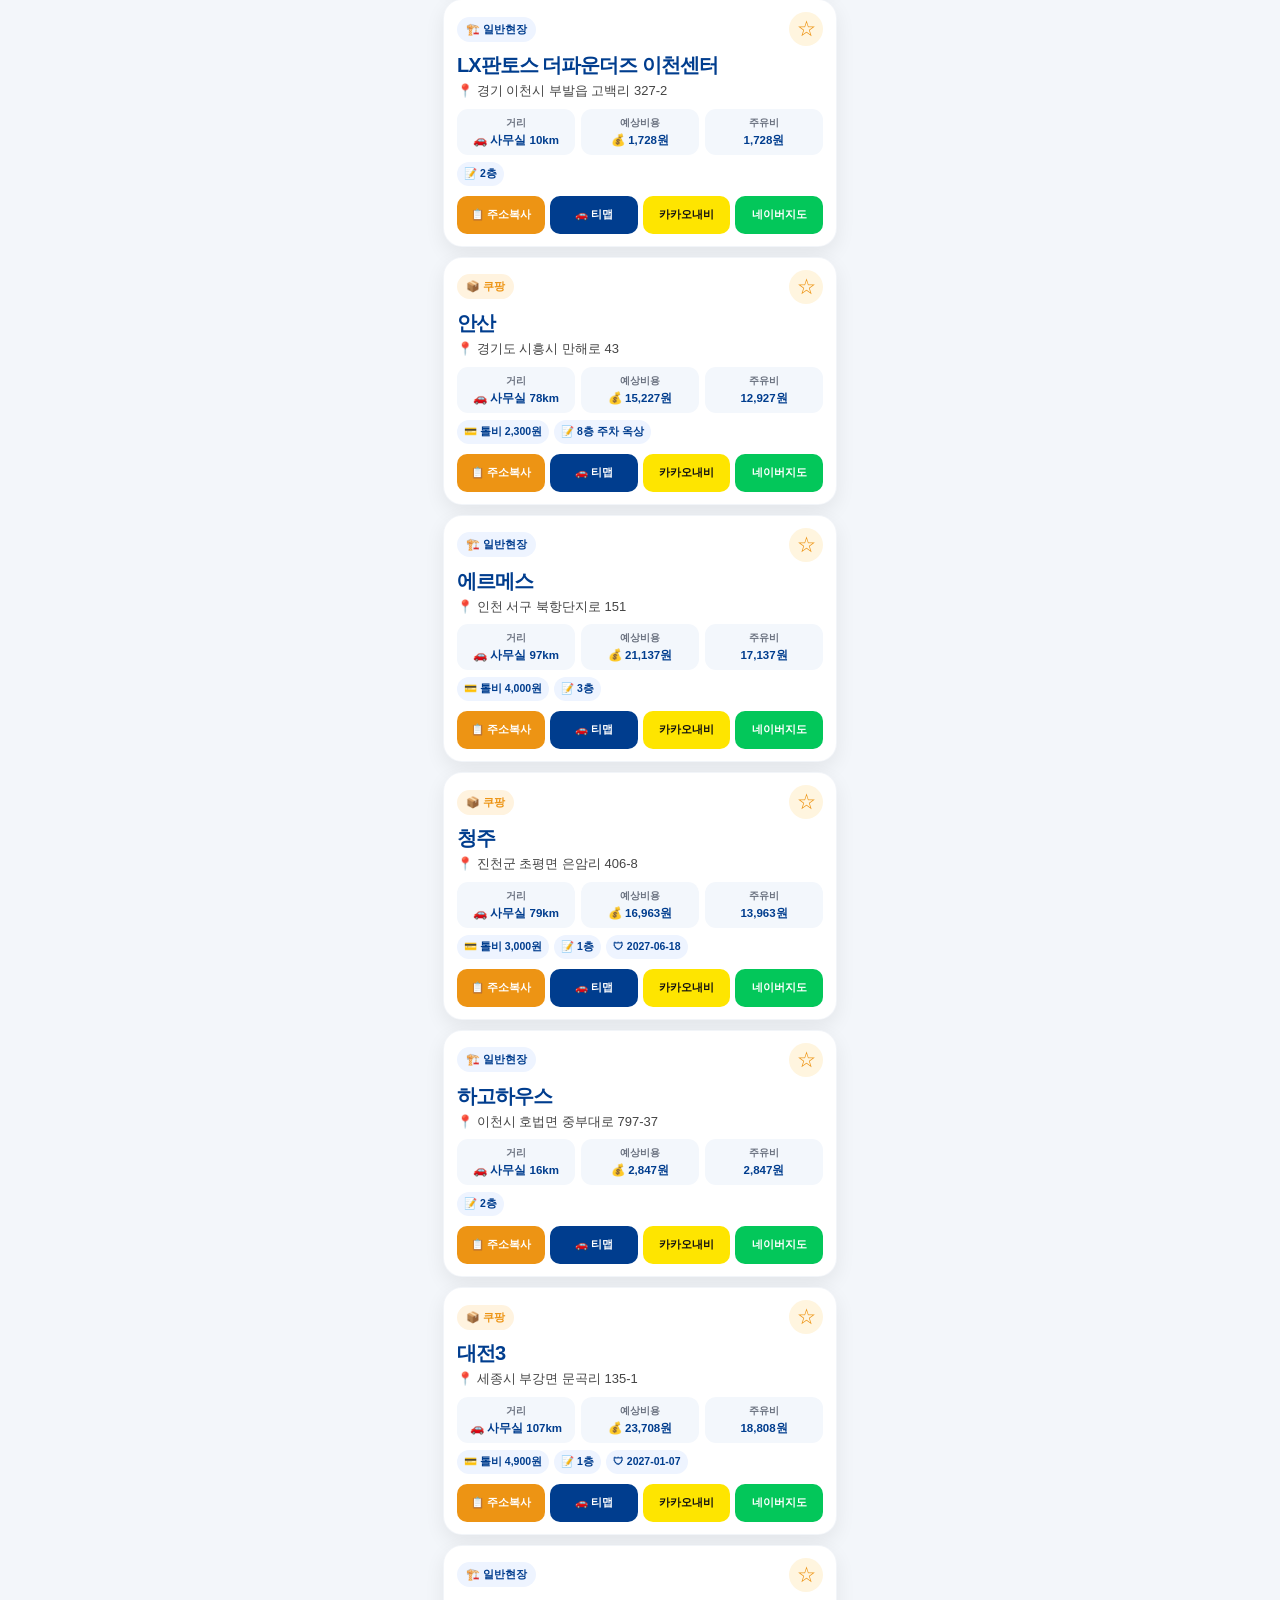
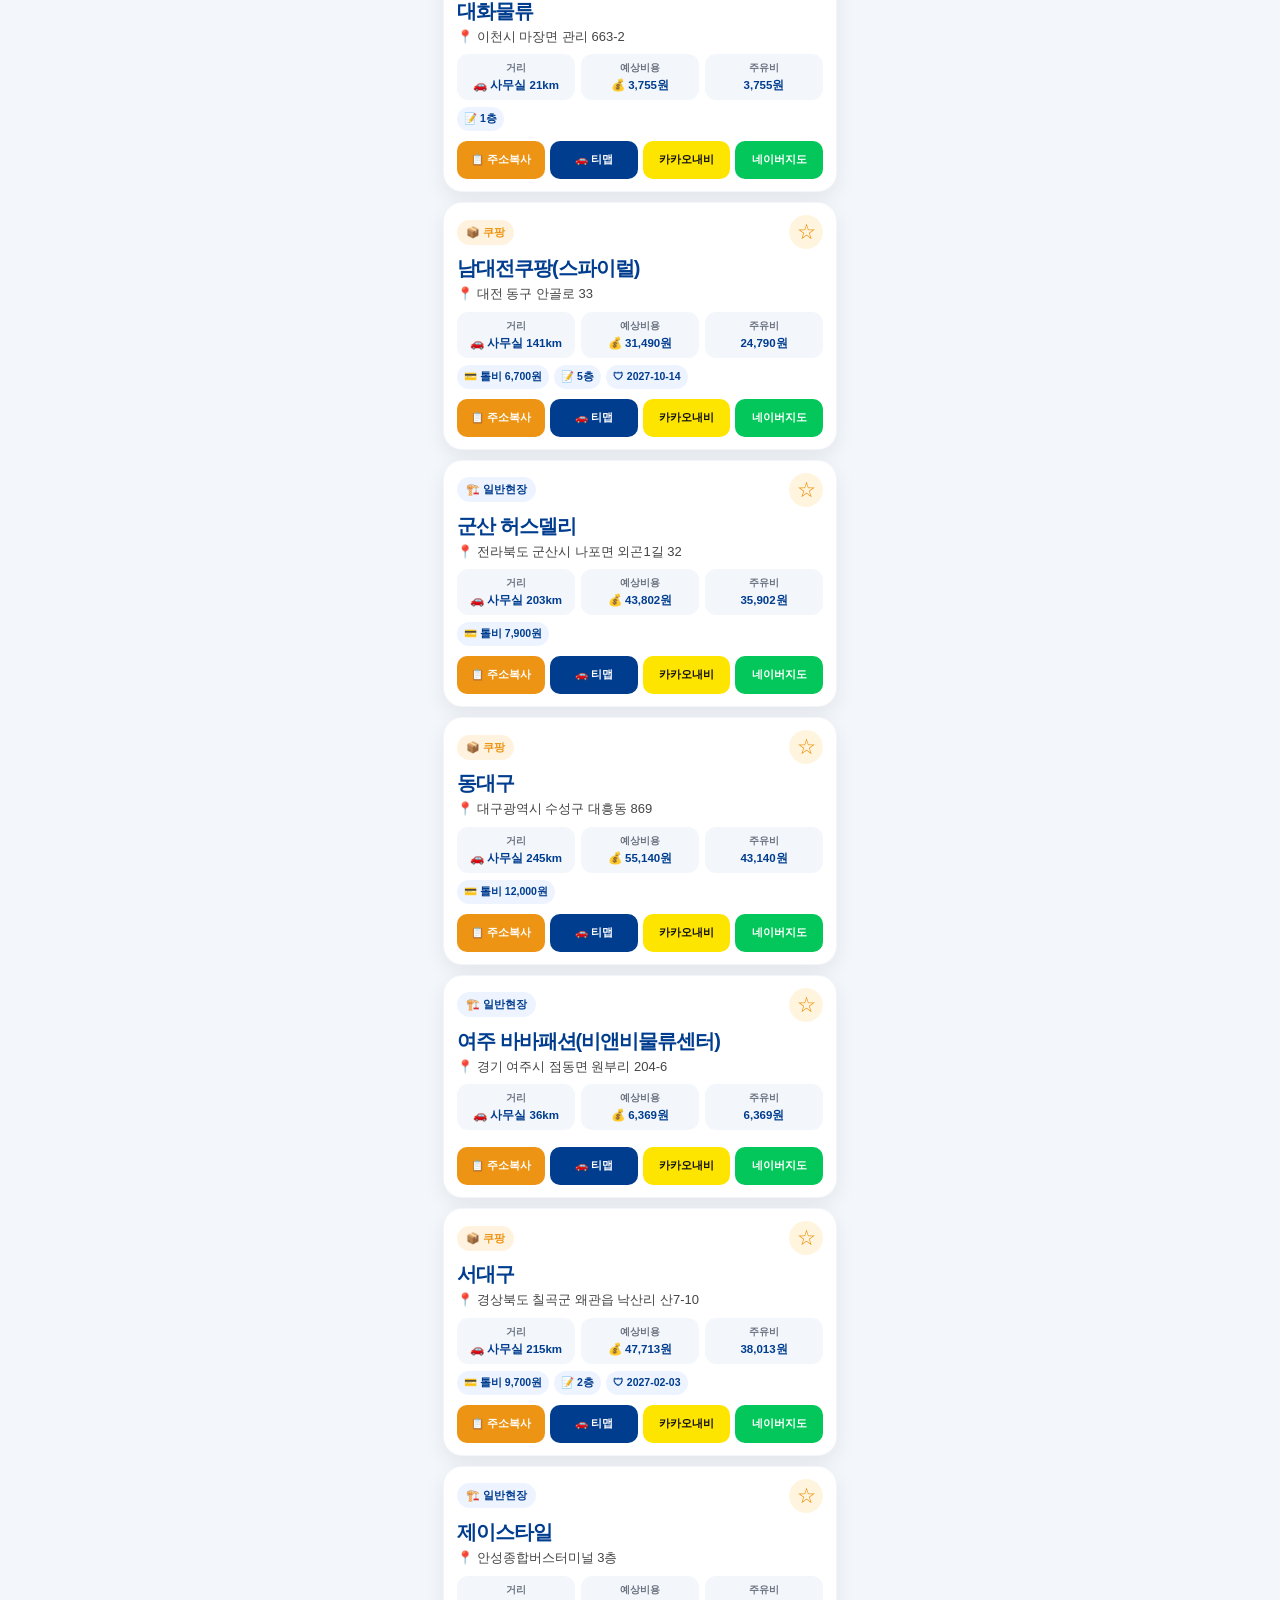
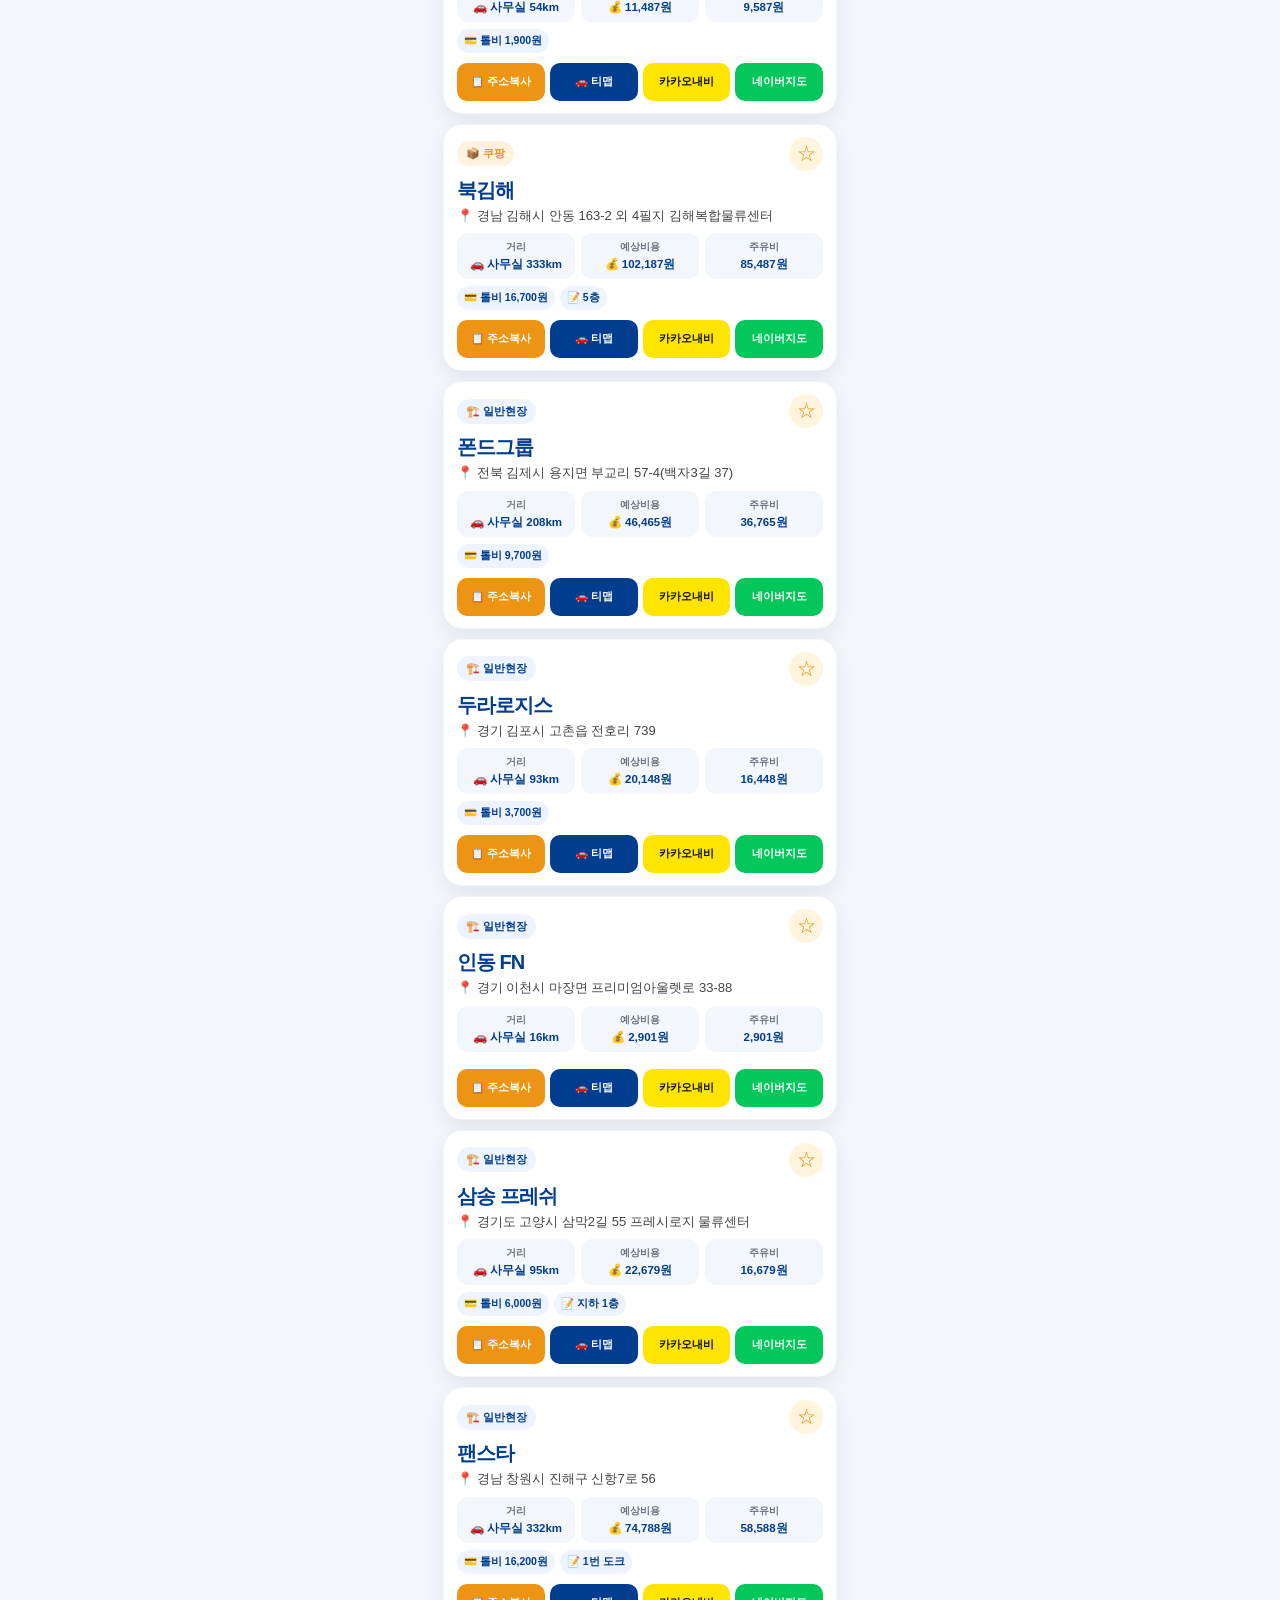
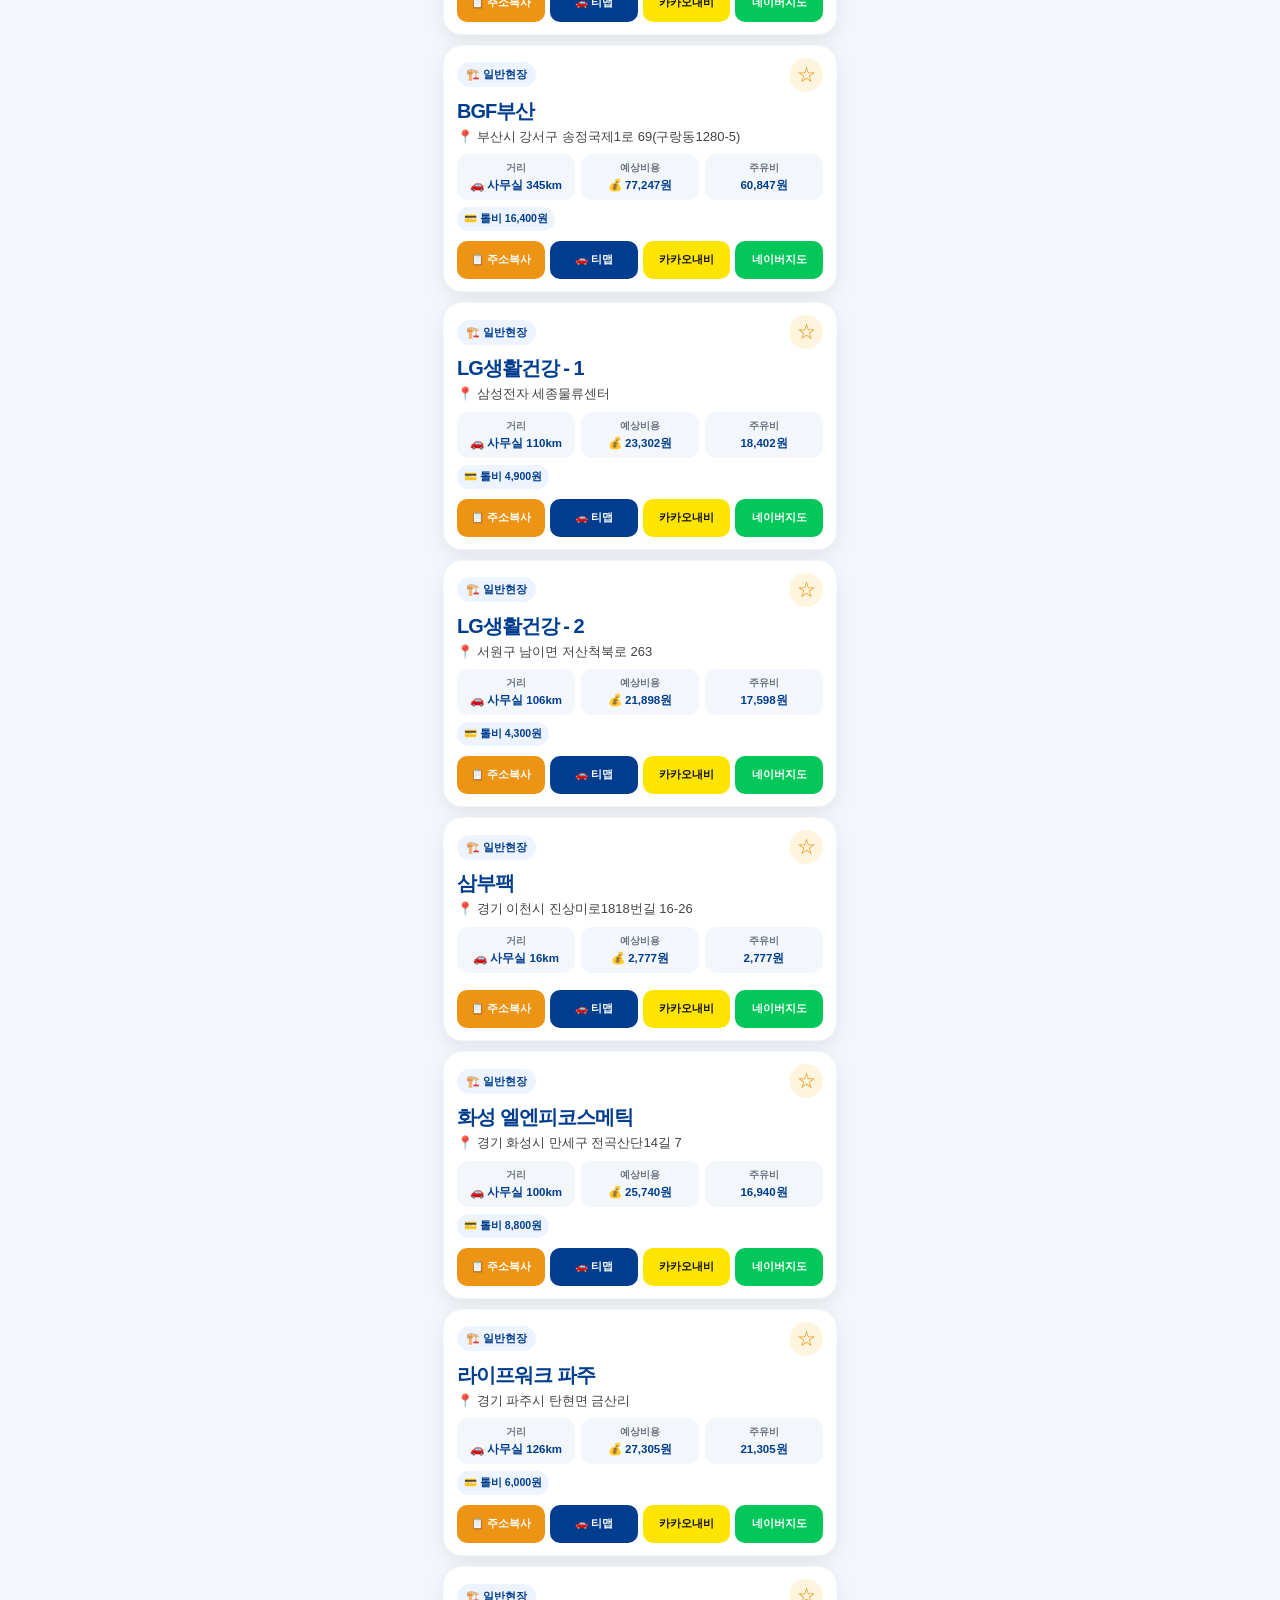
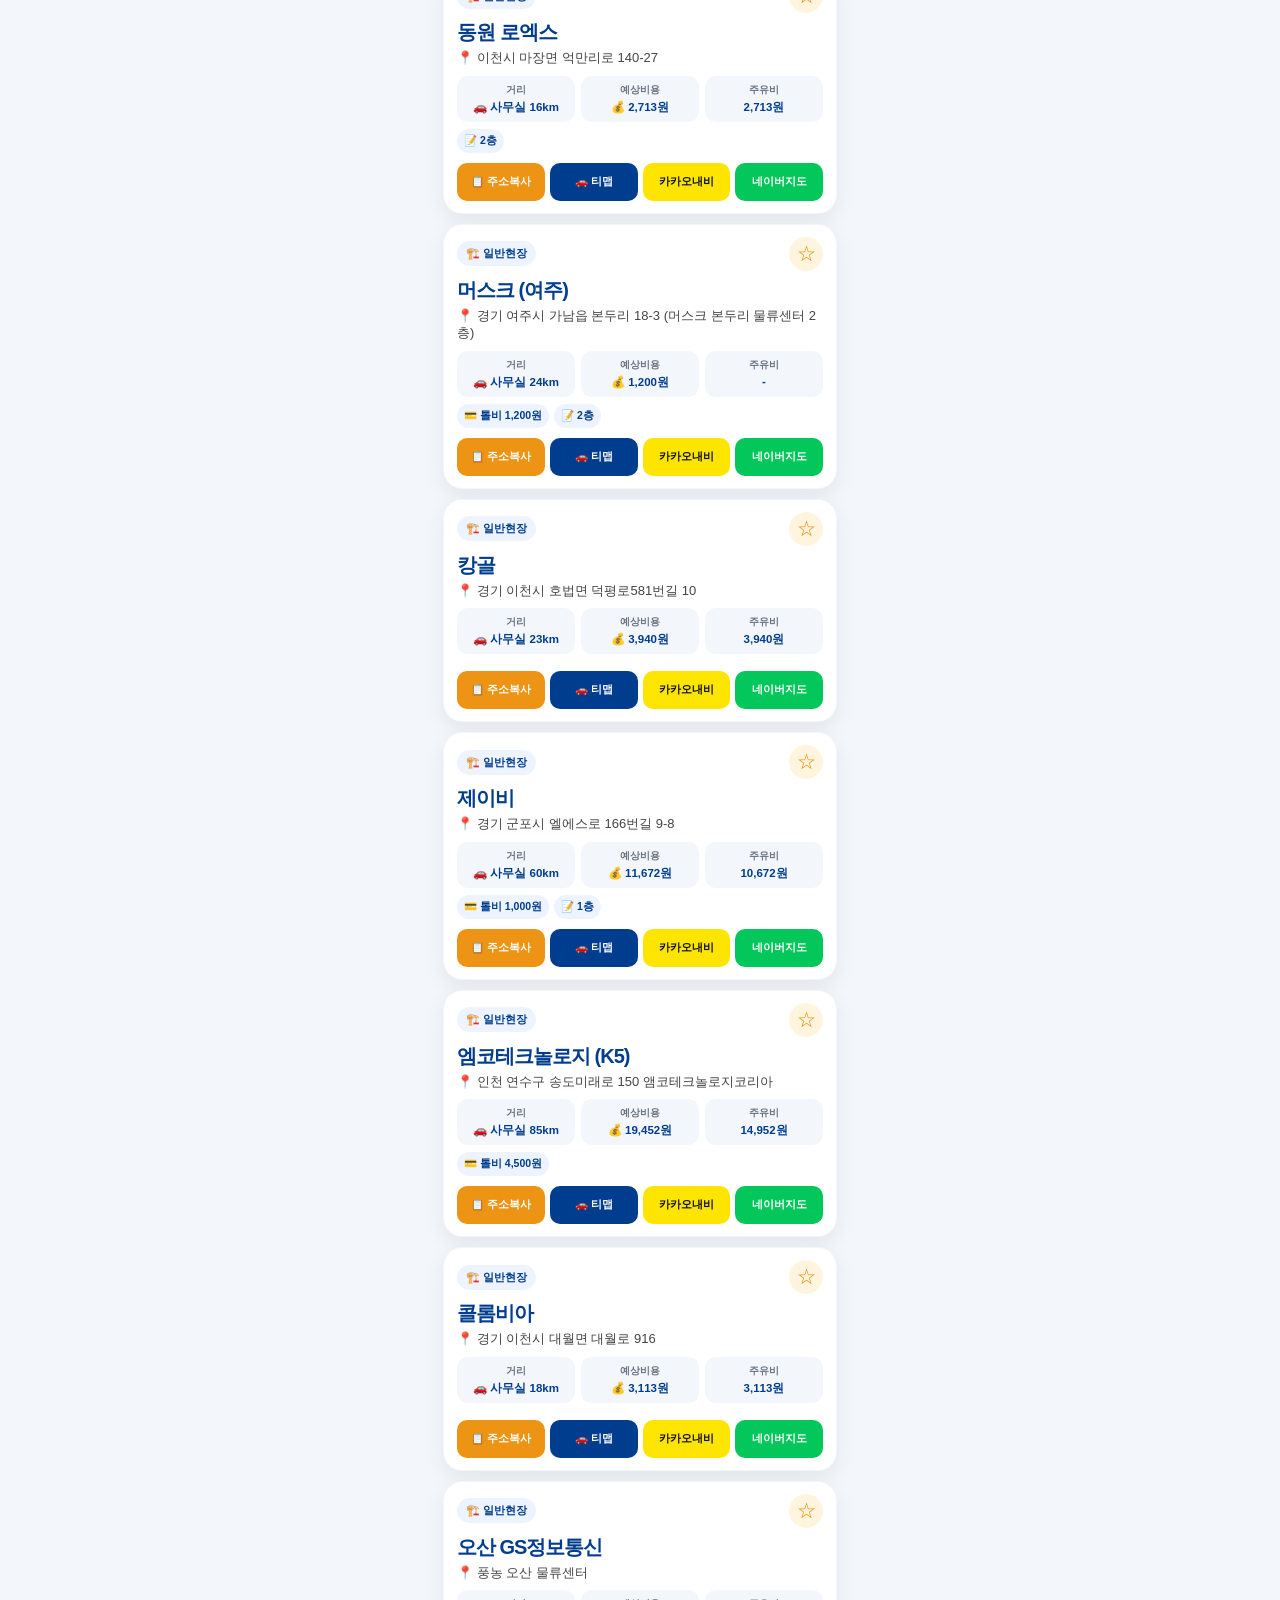
<file: TOTAL_ENG_Address_V3.6.8_GitHub/index.html>
<!DOCTYPE html>
<html lang="ko">
<head>
  <meta charset="UTF-8" />
  <meta name="viewport" content="width=device-width, initial-scale=1.0, viewport-fit=cover" />
  <meta name="description" content="TOTAL ENG AS 및 공사 현장 주소 검색 앱" />
  <meta name="robots" content="noindex, nofollow, noarchive" />
  <meta name="theme-color" content="#003D8E" />
  <meta name="mobile-web-app-capable" content="yes" />
  <meta name="apple-mobile-web-app-capable" content="yes" />
  <meta name="apple-mobile-web-app-status-bar-style" content="default" />
  <meta name="apple-mobile-web-app-title" content="현장주소" />

  <title>TOTAL ENG 현장주소</title>

  <link rel="manifest" href="./manifest.json?v=3.6.8" />
  <link rel="stylesheet" href="./style.css?v=3.6.8" />
  <link rel="icon" type="image/png" sizes="32x32" href="./img/favicon-32.png" />
  <link rel="apple-touch-icon" sizes="180x180" href="./img/icon-180.png" />
</head>
<body data-app-version="V3.6.8">
  <div id="kakaoGuide" class="kakao-guide" hidden aria-hidden="true" role="dialog" aria-modal="true" aria-labelledby="kakaoGuideTitle">
    <div class="kakao-guide-card">
      <img class="kakao-guide-logo" src="./img/logo.png" alt="TOTAL ENG" />
      <span class="kakao-guide-label">휴대폰 앱 설치 안내</span>
      <h2 id="kakaoGuideTitle">카카오톡 안에서는<br />앱 설치가 보이지 않아요</h2>
      <p id="kakaoGuideMessage" class="kakao-guide-message">아래 버튼을 눌러 Chrome에서 열어 주세요.</p>

      <ol id="kakaoAndroidSteps" class="kakao-guide-steps">
        <li><strong>Chrome으로 열기</strong> 버튼을 누르세요.</li>
        <li>Chrome 화면에서 <strong>설치</strong>를 누르세요.</li>
        <li>휴대폰 바탕화면의 <strong>현장주소</strong>를 누르면 됩니다.</li>
      </ol>

      <ol id="kakaoIosSteps" class="kakao-guide-steps" hidden>
        <li>카카오톡 오른쪽 위의 <strong>점 3개(⋯)</strong>를 누르세요.</li>
        <li><strong>Safari로 열기</strong>를 누르세요.</li>
        <li>Safari의 <strong>공유 → 홈 화면에 추가</strong>를 누르세요.</li>
      </ol>

      <button id="openChromeBtn" class="kakao-primary-btn" type="button">Chrome으로 열기</button>
      <p id="kakaoAndroidFallback" class="kakao-guide-note">버튼이 안 되면 오른쪽 위 <strong>점 3개 → 다른 브라우저로 열기</strong>를 누르세요.</p>
      <button id="copyAppLinkBtn" class="kakao-secondary-btn" type="button">링크 복사하기</button>
      <button id="continueInKakaoBtn" class="kakao-text-btn" type="button">설치하지 않고 일단 사용하기</button>
    </div>
  </div>

  <script>
    (function () {
      'use strict';

      const userAgent = navigator.userAgent || '';
      const params = new URLSearchParams(window.location.search);
      const forcedByLink = params.get('from') === 'kakao' || params.get('kakao') === '1';
      const kakaoUserAgent = /KAKAOTALK|KakaoTalk/i.test(userAgent);
      const isKakaoContext = kakaoUserAgent || forcedByLink;
      const isStandalone = window.matchMedia('(display-mode: standalone)').matches
        || navigator.standalone === true;

      window.__TEA_KAKAO_CONTEXT__ = isKakaoContext;

      function cleanAppUrl() {
        const url = new URL(window.location.href);
        url.searchParams.delete('from');
        url.searchParams.delete('kakao');
        return url.toString();
      }

      function isIos() {
        const ipadDesktopMode = navigator.platform === 'MacIntel'
          && navigator.maxTouchPoints > 1;
        return /iphone|ipad|ipod/i.test(userAgent) || ipadDesktopMode;
      }

      function isAndroid() {
        return /android/i.test(userAgent);
      }

      function showGuide() {
        const guide = document.getElementById('kakaoGuide');
        if (!guide || isStandalone) return;

        const ios = isIos();
        const androidSteps = document.getElementById('kakaoAndroidSteps');
        const iosSteps = document.getElementById('kakaoIosSteps');
        const openChromeBtn = document.getElementById('openChromeBtn');
        const androidFallback = document.getElementById('kakaoAndroidFallback');
        const message = document.getElementById('kakaoGuideMessage');

        guide.hidden = false;
        guide.setAttribute('aria-hidden', 'false');
        document.body.classList.add('kakao-guide-open');

        if (androidSteps) androidSteps.hidden = ios;
        if (iosSteps) iosSteps.hidden = !ios;
        if (openChromeBtn) openChromeBtn.hidden = ios || !isAndroid();
        if (androidFallback) androidFallback.hidden = ios || !isAndroid();
        if (message) {
          message.textContent = ios
            ? 'Safari에서 열면 홈 화면에 앱으로 추가할 수 있어요.'
            : '아래 버튼을 누르면 Chrome에서 설치할 수 있어요.';
        }
      }

      function hideGuide() {
        const guide = document.getElementById('kakaoGuide');
        if (!guide) return;
        guide.hidden = true;
        guide.setAttribute('aria-hidden', 'true');
        document.body.classList.remove('kakao-guide-open');
      }

      function openChrome(event) {
        event.preventDefault();
        event.stopImmediatePropagation();

        if (!isAndroid()) return;
        const target = new URL(cleanAppUrl());
        const scheme = target.protocol.replace(':', '') || 'https';
        const path = `${target.host}${target.pathname}${target.search}${target.hash}`;
        const fallback = encodeURIComponent(target.toString());
        window.location.href = `intent://${path}#Intent;scheme=${scheme};package=com.android.chrome;S.browser_fallback_url=${fallback};end`;
      }

      async function copyLink(event) {
        event.preventDefault();
        event.stopImmediatePropagation();
        const button = event.currentTarget;
        const text = cleanAppUrl();
        let copied = false;

        try {
          await navigator.clipboard.writeText(text);
          copied = true;
        } catch (error) {
          const textarea = document.createElement('textarea');
          textarea.value = text;
          textarea.setAttribute('readonly', '');
          textarea.style.position = 'fixed';
          textarea.style.opacity = '0';
          document.body.appendChild(textarea);
          textarea.select();
          copied = document.execCommand('copy');
          textarea.remove();
        }

        if (button) {
          const original = button.textContent;
          button.textContent = copied ? '복사 완료' : '주소를 길게 눌러 복사해 주세요';
          window.setTimeout(() => { button.textContent = original; }, 1600);
        }
      }

      function continueUse(event) {
        event.preventDefault();
        event.stopImmediatePropagation();
        hideGuide();
      }

      window.__TEA_SHOW_KAKAO_GUIDE__ = showGuide;
      window.__TEA_HIDE_KAKAO_GUIDE__ = hideGuide;
      window.__TEA_CLEAN_APP_URL__ = cleanAppUrl;
      window.__TEA_KAKAO_INLINE_BOUND__ = true;

      const openChromeBtn = document.getElementById('openChromeBtn');
      const copyLinkBtn = document.getElementById('copyAppLinkBtn');
      const continueBtn = document.getElementById('continueInKakaoBtn');

      openChromeBtn?.addEventListener('click', openChrome, true);
      copyLinkBtn?.addEventListener('click', copyLink, true);
      continueBtn?.addEventListener('click', continueUse, true);

      if (isKakaoContext) showGuide();
    }());
  </script>

  <div id="splash" class="splash" aria-live="polite">
    <img src="./img/logo.png" alt="TOTAL ENG" />
    <strong>현장주소</strong>
    <span>Loading...</span>
  </div>

  <div class="app">
    <header class="app-header">
      <div class="header-top">
        <img src="./img/logo.png" class="logo" alt="TOTAL ENG" />
        <div class="header-actions">
          <button id="installBtn" class="icon-btn install-btn" type="button" hidden>설치</button>
          <button id="settingsBtn" class="icon-btn settings-btn" type="button" aria-label="설정 열기">⚙️</button>
        </div>
      </div>
      <h1>현장주소</h1>
      <p>AS · 공사 현장 검색 / 주소복사 / 길찾기</p>
      <div id="headerCount" class="header-count" aria-live="polite">불러오는 중...</div>
    </header>

    <section class="search-wrap" aria-label="현장 검색">
      <div class="search-box">
        <span aria-hidden="true">🔍</span>
        <input id="searchInput" type="search" placeholder="현장명 또는 주소 검색" autocomplete="off" aria-label="현장명 또는 주소 검색" />
        <button id="clearBtn" type="button" aria-label="검색어 지우기">✕</button>
      </div>
    </section>

    <section id="favoriteTopBox" class="favorite-top-box" aria-label="즐겨찾기 현장"></section>

    <nav class="tabs" aria-label="현장 분류">
      <button class="tab active" data-type="all" type="button">전체</button>
      <button class="tab" data-type="general" type="button">일반현장</button>
      <button class="tab" data-type="coupang" type="button">쿠팡</button>
      <button class="tab" data-type="favorite" type="button">즐겨찾기</button>
      <button class="tab" data-type="recent" type="button">최근방문</button>
    </nav>

    <section class="summary-row">
      <span id="countText">전체 0개</span>
      <button id="refreshBtn" type="button">새로고침</button>
    </section>

    <main id="siteList" class="site-list"></main>

    <footer class="app-footer">
      <span id="versionText">V3.6.8</span>
      <span id="updatedText">업데이트 확인 중</span>
    </footer>
  </div>

  <div id="detailModal" class="detail-modal" aria-hidden="true" role="dialog" aria-modal="true" aria-label="현장 상세정보">
    <div class="detail-box">
      <button id="closeDetailBtn" class="close-detail" type="button" aria-label="상세정보 닫기">✕</button>
      <div id="detailContent"></div>
    </div>
  </div>

  <div id="settingsModal" class="settings-modal" hidden aria-hidden="true" role="dialog" aria-modal="true" aria-labelledby="settingsTitle">
    <div class="settings-sheet">
      <div class="settings-head">
        <div>
          <span class="settings-label">앱 관리</span>
          <h2 id="settingsTitle">설정</h2>
        </div>
        <button id="closeSettingsBtn" class="settings-close" type="button" aria-label="설정 닫기">✕</button>
      </div>

      <section class="settings-section">
        <p id="syncStatus" role="status" aria-live="polite">최신 목록 확인 중…</p>
        <button id="checkUpdateBtn" class="settings-primary-small" type="button">업데이트 확인</button>
        <div class="settings-row">
          <div>
            <strong>다크모드</strong>
            <p>화면을 어둡게 표시합니다.</p>
          </div>
          <label class="switch" aria-label="다크모드 설정">
            <input id="darkModeToggle" type="checkbox" />
            <span class="switch-slider"></span>
          </label>
        </div>
      </section>

      <section class="settings-section">
        <div class="settings-section-title">
          <div>
            <strong>현장주소 관리</strong>
            <p>현장을 추가하거나 기존 정보를 수정할 수 있습니다.</p>
          </div>
          <button id="addSiteBtn" class="settings-primary-small" type="button">+ 주소 추가</button>
        </div>

        <div class="settings-warning settings-sync-notice">
          추가하거나 수정한 현장은 <strong>Google Sheets에 즉시 저장</strong>되어 모든 직원에게 표시됩니다.
        </div>

        <div class="settings-search">
          <span aria-hidden="true">🔍</span>
          <input id="settingsSiteSearch" type="search" placeholder="현장명 또는 주소 검색" autocomplete="off" />
        </div>
        <div id="settingsSiteList" class="settings-site-list" aria-live="polite"></div>
      </section>

    </div>
  </div>

  <div id="siteEditorModal" class="site-editor-modal" hidden aria-hidden="true" role="dialog" aria-modal="true" aria-labelledby="siteEditorTitle">
    <div class="site-editor-sheet">
      <div class="settings-head">
        <div>
          <span class="settings-label">현장주소 관리</span>
          <h2 id="siteEditorTitle">현장 추가</h2>
        </div>
        <button id="closeSiteEditorBtn" class="settings-close" type="button" aria-label="현장 편집 닫기">✕</button>
      </div>

      <form id="siteEditorForm" class="site-editor-form">
        <input id="siteIdInput" type="hidden" />

        <label>
          <span>구분</span>
          <select id="siteTypeInput" required>
            <option value="general">일반현장</option>
            <option value="coupang">쿠팡</option>
          </select>
        </label>

        <label>
          <span>현장명 *</span>
          <input id="siteNameInput" type="text" maxlength="80" required placeholder="예: 안성다이소" />
        </label>

        <label>
          <span>주소 *</span>
          <textarea id="siteAddressInput" rows="3" maxlength="200" required placeholder="도로명 주소를 입력하세요"></textarea>
        </label>

        <label>
          <span>기타 메모</span>
          <input id="siteNoteInput" type="text" maxlength="120" placeholder="층수, 출입 안내 등" />
        </label>

        <div class="site-editor-actions">
          <button id="deleteSiteBtn" class="site-delete-btn" type="button" hidden>현장 삭제</button>
          <button id="siteSaveBtn" class="site-save-btn" type="submit">저장하기</button>
        </div>
      </form>
    </div>
  </div>

  <div id="updateNoticeModal" class="update-notice-modal" hidden aria-hidden="true" role="dialog" aria-modal="true" aria-labelledby="updateNoticeTitle">
    <div class="update-notice-card">
      <span class="update-notice-label">NEW UPDATE</span>
      <div class="update-notice-version">V3.6.8</div>
      <h2 id="updateNoticeTitle">앱이 새로워졌어요</h2>
      <p class="update-notice-intro">이번 업데이트에서 달라진 내용을 확인해 주세요.</p>
      <ul class="update-notice-list">
        <li><strong>건물 단위 중복 경고</strong><span>층수가 달라도 같은 건물 주소면 저장 전에 알려드립니다.</span></li>
        <li><strong>군포1 통합 지원</strong><span>군포1 검색과 즐겨찾기는 군포로 연결하고 삭제된 기록을 정리합니다.</span></li>
        <li><strong>동기화·업데이트 확인</strong><span>설정에서 목록 연결 상태와 새 앱 버전을 확인할 수 있습니다. 최신 내장 백업도 반영했습니다.</span></li>
      </ul>
      <button id="closeUpdateNoticeBtn" class="update-notice-confirm" type="button">확인하고 시작하기</button>
      <p class="update-notice-once">이 안내는 이번 버전에서 한 번만 표시됩니다.</p>
    </div>
  </div>

  <div id="toast" class="toast" role="status" aria-live="polite"></div>
  <script src="./js/app.js?v=3.6.8" defer></script>
</body>
</html>
</file>
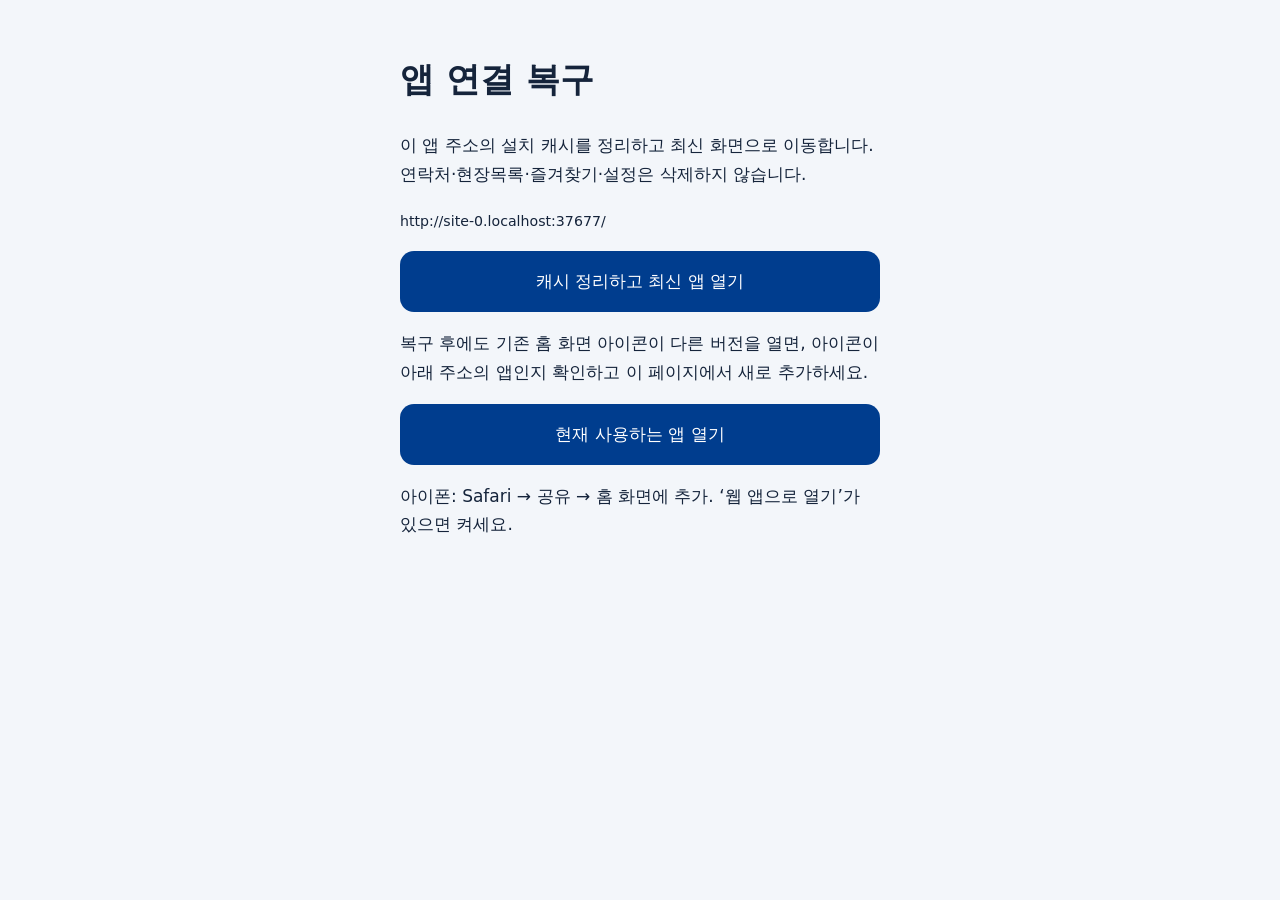
<file: recover.html>
<!doctype html><html lang="ko"><head><meta charset="utf-8"><meta name="viewport" content="width=device-width,initial-scale=1"><meta name="robots" content="noindex"><title>현장주소 연결 복구</title><style>body{font:17px/1.7 system-ui;background:#f3f6fa;color:#15243b;max-width:480px;padding:28px;margin:auto}button,a{display:block;background:#003d8e;color:white;padding:16px;border:0;border-radius:14px;font:inherit;text-align:center;text-decoration:none;margin:16px 0;width:100%;box-sizing:border-box}small{overflow-wrap:anywhere}#status{white-space:pre-wrap}</style></head><body><h1>앱 연결 복구</h1><p>이 앱 주소의 설치 캐시를 정리하고 최신 화면으로 이동합니다. 연락처·현장목록·즐겨찾기·설정은 삭제하지 않습니다.</p><small id="address"></small><button id="repair">캐시 정리하고 최신 앱 열기</button><p id="status" role="status"></p><p>복구 후에도 기존 홈 화면 아이콘이 다른 버전을 열면, 아이콘이 아래 주소의 앱인지 확인하고 이 페이지에서 새로 추가하세요.</p><a href="https://kkrok0329-netizen.github.io/TOTAL_ENG_Address_V3_5/?repair=372">현재 사용하는 앱 열기</a><p>아이폰: Safari → 공유 → 홈 화면에 추가. ‘웹 앱으로 열기’가 있으면 켜세요.</p><script>
const scope = new URL('./', location.href).href;
document.getElementById('address').textContent = scope;
document.getElementById('repair').onclick = async function () {
  this.disabled = true; const status = document.getElementById('status'); status.textContent = '설치 캐시 확인 중…';
  try {
    if ('serviceWorker' in navigator) {
      const registrations = await navigator.serviceWorker.getRegistrations();
      for (const r of registrations) if (r.scope === scope) await r.unregister();
    }
    if ('caches' in window) {
      for (const name of await caches.keys()) {
        if (!name.startsWith('total-eng-address-')) continue;
        const cache = await caches.open(name);
        for (const req of await cache.keys()) if (req.url.startsWith(scope)) await cache.delete(req);
      }
    }
    status.textContent = '정리 완료. 최신 앱으로 이동합니다.';
    location.replace(scope + '?recovered=' + Date.now());
  } catch (e) {status.textContent = '자동 복구가 제한됐습니다. Safari 또는 Chrome에서 이 페이지를 열고 다시 시도해 주세요.'; this.disabled = false;}
};
</script></body></html>
</file>
<file: style.css>
*{box-sizing:border-box} :root{--blue:#003d8e;--blue2:#064ca9;--orange:#ed9414;--bg:#f3f6fa;--card:#fff;--text:#111827;--muted:#667085;--line:#e8edf5;--green:#03c75a;--kakao:#fee500} body{margin:0;font-family:Arial,"Noto Sans KR",sans-serif;background:var(--bg);color:var(--text)} button,input{font-family:inherit}.app{max-width:430px;min-height:100vh;margin:0 auto;background:var(--bg);padding-bottom:28px}.app-header{background:linear-gradient(160deg,var(--blue),var(--blue2));color:white;padding:26px 20px 40px;border-radius:0 0 34px 34px;box-shadow:0 16px 34px rgba(0,61,142,.22)}.header-top{display:flex;align-items:center;justify-content:space-between}.logo{width:118px;height:auto;background:rgba(0,0,0,.06);border-radius:8px;padding:3px}.header-actions{display:flex;gap:8px}.icon-btn{border:0;border-radius:999px;background:rgba(255,255,255,.18);color:white;min-width:42px;height:42px;padding:0 12px;font-weight:900}.install-btn{background:var(--orange)}.app-header h1{text-align:center;margin:24px 0 6px;font-size:36px;line-height:1;font-weight:900;letter-spacing:-2px}.app-header p{text-align:center;margin:0;opacity:.9;font-size:14px;font-weight:700}.header-count{width:max-content;margin:18px auto 0;padding:8px 14px;border-radius:999px;background:rgba(255,255,255,.18);font-weight:900;font-size:14px}.search-wrap{padding:0 18px;margin-top:-28px;position:relative;z-index:5}.search-box{height:58px;background:white;border-radius:19px;box-shadow:0 14px 30px rgba(0,0,0,.14);display:flex;align-items:center;gap:12px;padding:0 16px}.search-box input{flex:1;border:0;outline:0;font-size:16px;background:transparent}.search-box button{width:30px;height:30px;border:0;border-radius:50%;background:#f1f2f4}.favorite-top-box{display:none;padding:18px 18px 0}.favorite-top-box.show{display:block}.favorite-top-title{font-size:14px;font-weight:900;color:var(--blue);margin:0 0 9px}.favorite-top-list{display:flex;gap:9px;overflow-x:auto;padding-bottom:2px;scrollbar-width:none}.favorite-top-list::-webkit-scrollbar{display:none}.favorite-chip{border:0;border-radius:16px;background:#fff5df;color:var(--blue);padding:10px 13px;min-width:118px;text-align:left;box-shadow:0 6px 16px rgba(0,0,0,.06)}.favorite-chip strong{display:block;font-size:13px;white-space:nowrap}.favorite-chip span{display:block;font-size:11px;color:#667085;margin-top:3px}.tabs{display:flex;gap:10px;overflow-x:auto;padding:18px 18px 12px;scrollbar-width:none}.tabs::-webkit-scrollbar{display:none}.tab{border:0;background:white;color:var(--blue);padding:11px 16px;border-radius:999px;font-weight:900;white-space:nowrap;box-shadow:0 6px 16px rgba(0,0,0,.06)}.tab.active{background:var(--orange);color:white}.summary-row{display:flex;align-items:center;justify-content:space-between;padding:0 20px 12px;font-size:14px;color:var(--muted)}#refreshBtn{border:0;background:#eaf1fb;color:var(--blue);font-weight:900;border-radius:999px;padding:8px 11px}.site-list{padding:0 18px}.site-card{background:white;border-radius:24px;padding:17px;margin-bottom:16px;box-shadow:0 10px 28px rgba(0,0,0,.08);border:1px solid rgba(0,61,142,.05)}.site-card:active{transform:scale(.99)}.card-head{display:flex;align-items:center;justify-content:space-between}.type-badge{display:inline-flex;align-items:center;gap:6px;padding:8px 12px;border-radius:999px;background:#eef4ff;color:var(--blue);font-size:13px;font-weight:900}.type-badge.coupang{background:#fff3df;color:var(--orange)}.favorite-btn{width:42px;height:42px;border:0;border-radius:50%;background:#fff5df;color:var(--orange);font-size:22px}.site-title{margin-top:14px;font-size:24px;font-weight:900;color:var(--blue);line-height:1.25;letter-spacing:-1px}.address{margin-top:9px;font-size:15px;color:#444;line-height:1.45}.info-grid{display:grid;grid-template-columns:repeat(3,1fr);gap:9px;margin-top:14px}.info-box{background:#f3f7fc;border-radius:15px;padding:11px 6px;text-align:center;min-width:0}.info-box span{display:block;font-size:11px;color:#6b7280;font-weight:700}.info-box strong{display:block;margin-top:5px;font-size:13px;color:var(--blue);font-weight:900;word-break:keep-all}.meta-row{display:flex;flex-wrap:wrap;gap:8px;margin-top:12px}.meta-chip{background:#eef4ff;color:var(--blue);padding:7px 10px;border-radius:999px;font-size:12px;font-weight:900}.meta-chip.region-local{background:#eaf8ef;color:#168245}.meta-chip.region-capital{background:#eaf1ff;color:var(--blue)}.card-buttons{display:grid;grid-template-columns:repeat(2,1fr);gap:9px;margin-top:16px}.card-buttons button,.detail-buttons button{height:46px;border:0;border-radius:14px;color:white;font-weight:900;font-size:14px}.btn-copy,.card-buttons button:nth-child(1){background:var(--orange)}.btn-tmap,.card-buttons button:nth-child(2){background:var(--blue)}.btn-kakao,.card-buttons button:nth-child(3){background:var(--kakao);color:#111!important}.btn-naver,.card-buttons button:nth-child(4){background:var(--green)}.detail-modal{position:fixed;inset:0;background:rgba(0,0,0,.45);display:none;align-items:flex-end;justify-content:center;z-index:50}.detail-modal.show{display:flex}.detail-box{width:100%;max-width:430px;background:white;border-radius:28px 28px 0 0;padding:22px;max-height:88vh;overflow:auto;animation:sheetUp .22s ease}.close-detail{float:right;width:38px;height:38px;border:0;border-radius:50%;background:#f2f2f2;font-size:18px}.detail-title{font-size:29px;font-weight:900;color:var(--blue);margin-top:18px;letter-spacing:-1px}.detail-address{margin-top:12px;color:#444;line-height:1.6}.detail-buttons{display:grid;grid-template-columns:repeat(2,1fr);gap:10px;margin-top:18px}.empty{text-align:center;padding:60px 20px;color:#888;line-height:1.6}.app-footer{display:flex;justify-content:space-between;gap:10px;padding:20px 22px;color:#888;font-size:12px}.toast{position:fixed;left:50%;bottom:24px;transform:translateX(-50%) translateY(40px);background:#111827;color:white;border-radius:999px;padding:12px 18px;font-weight:900;opacity:0;z-index:100;transition:.2s}.toast.show{opacity:1;transform:translateX(-50%) translateY(0)}.splash{position:fixed;inset:0;background:#fff;z-index:999;display:flex;flex-direction:column;align-items:center;justify-content:center;gap:12px;transition:.25s}.splash img{width:142px}.splash strong{font-size:24px;color:var(--blue)}.splash span{color:#888}.splash.hide{opacity:0;pointer-events:none}@keyframes sheetUp{from{transform:translateY(100%)}to{transform:translateY(0)}}button{cursor:pointer}button:active{transform:scale(.97)}body.dark{background:#10141c;color:white}body.dark .app{background:#10141c}body.dark .site-card,body.dark .search-box,body.dark .tab,body.dark .detail-box{background:#1b2230;color:white}body.dark .address,body.dark .detail-address,body.dark .summary-row{color:#ccc}body.dark .info-box{background:#252e3e}body.dark .search-box input{color:white}body.dark .app-footer{color:#aaa}@media(max-width:360px){.app-header h1{font-size:32px}.site-title{font-size:21px}.card-buttons button,.detail-buttons button{font-size:13px}.info-box strong{font-size:12px}}


/* PWA 기기 안전영역 및 키보드 접근성 */
.app-header{padding-top:calc(26px + env(safe-area-inset-top,0px))}
.app{padding-bottom:calc(28px + env(safe-area-inset-bottom,0px))}
button:focus-visible,input:focus-visible,.site-card:focus-visible{outline:3px solid rgba(237,148,20,.75);outline-offset:3px}
body.dark .favorite-chip,body.dark .close-detail,body.dark .search-box button{background:#252e3e;color:#fff}
@media(display-mode:standalone){body{overscroll-behavior-y:none}}

/* V3.5.2: 스마트폰에서 더 많은 현장을 한 화면에 볼 수 있도록 카드 높이를 축소 */
.site-card{border-radius:19px;padding:12px 13px;margin-bottom:10px;box-shadow:0 7px 20px rgba(0,0,0,.07)}
.card-head{min-height:32px}
.type-badge{padding:5px 9px;font-size:11px;gap:4px}
.favorite-btn{width:34px;height:34px;font-size:19px}
.site-title{margin-top:7px;font-size:20px;line-height:1.2;white-space:nowrap;overflow:hidden;text-overflow:ellipsis}
.site-card .address{margin-top:5px;font-size:13px;line-height:1.35;display:-webkit-box;-webkit-box-orient:vertical;-webkit-line-clamp:2;overflow:hidden}
.site-card .info-grid{gap:6px;margin-top:9px}
.site-card .info-box{border-radius:11px;padding:7px 3px}
.site-card .info-box span{font-size:10px}
.site-card .info-box strong{margin-top:3px;font-size:11.5px}
.site-card .meta-row{flex-wrap:nowrap;overflow-x:auto;gap:5px;margin-top:7px;padding-bottom:1px;scrollbar-width:none}
.site-card .meta-row::-webkit-scrollbar{display:none}
.site-card .meta-chip{flex:0 0 auto;padding:5px 7px;font-size:10.5px;white-space:nowrap}
.card-buttons{grid-template-columns:repeat(4,minmax(0,1fr));gap:5px;margin-top:9px}
.card-buttons button{height:38px;border-radius:10px;font-size:10.5px;padding:0 3px;white-space:nowrap}
.detail-summary-grid{grid-template-columns:repeat(2,1fr)}
.detail-box .meta-row{flex-wrap:wrap;overflow:visible}
@media(max-width:360px){.site-card{padding:11px 12px}.site-title{font-size:18px}.card-buttons button{font-size:9.5px}.site-card .info-box strong{font-size:10.5px}}


/* V3.5.4: 카카오톡 설치 안내 화면 유지 */
.kakao-guide[hidden]{display:none!important}
.kakao-guide{position:fixed;inset:0;z-index:1200;display:flex;align-items:center;justify-content:center;padding:18px;background:rgba(5,18,42,.82);backdrop-filter:blur(5px);-webkit-backdrop-filter:blur(5px)}
.kakao-guide-card{width:min(100%,400px);max-height:calc(100vh - 36px);overflow:auto;background:#fff;border-radius:27px;padding:24px 20px calc(20px + env(safe-area-inset-bottom,0px));text-align:center;box-shadow:0 24px 70px rgba(0,0,0,.35)}
.kakao-guide-logo{width:132px;height:auto;margin:0 auto 12px}
.kakao-guide-label{display:inline-block;padding:7px 11px;border-radius:999px;background:#fff2dc;color:#a85c00;font-size:13px;font-weight:900}
.kakao-guide h2{margin:14px 0 8px;color:var(--blue);font-size:29px;line-height:1.22;letter-spacing:-1.4px}
.kakao-guide-message{margin:0;color:#475467;font-size:17px;line-height:1.5;font-weight:700}
.kakao-guide-steps{margin:18px 0;padding:0;list-style:none;counter-reset:kakao-step;text-align:left}
.kakao-guide-steps li{position:relative;min-height:48px;margin:9px 0;padding:11px 12px 11px 53px;border-radius:15px;background:#f1f6fd;color:#23324a;font-size:16px;line-height:1.45}
.kakao-guide-steps li::before{counter-increment:kakao-step;content:counter(kakao-step);position:absolute;left:12px;top:50%;transform:translateY(-50%);display:grid;place-items:center;width:30px;height:30px;border-radius:50%;background:var(--blue);color:#fff;font-size:15px;font-weight:900}
.kakao-primary-btn,.kakao-secondary-btn,.kakao-text-btn{width:100%;border:0;font-weight:900}
.kakao-primary-btn{min-height:58px;border-radius:16px;background:var(--orange);color:#fff;font-size:20px;box-shadow:0 9px 20px rgba(237,148,20,.28)}
.kakao-guide-note{margin:8px 4px 2px;color:#667085;font-size:13px;line-height:1.45}
.kakao-secondary-btn{min-height:52px;margin-top:10px;border-radius:16px;background:#eaf1fb;color:var(--blue);font-size:17px}
.kakao-text-btn{min-height:46px;margin-top:8px;background:transparent;color:#667085;font-size:15px;text-decoration:underline;text-underline-offset:3px}
body.kakao-guide-open{overflow:hidden}
body.dark .kakao-guide-card{background:#1b2230;color:#fff}
body.dark .kakao-guide h2{color:#8fbaff}
body.dark .kakao-guide-message,body.dark .kakao-guide-note{color:#d0d5dd}
body.dark .kakao-guide-steps li{background:#252e3e;color:#f2f4f7}
body.dark .kakao-secondary-btn{background:#252e3e;color:#fff}
@media(max-width:360px){.kakao-guide{padding:12px}.kakao-guide-card{padding:20px 15px}.kakao-guide h2{font-size:25px}.kakao-guide-message{font-size:15px}.kakao-guide-steps li{font-size:14px;padding-left:50px}.kakao-primary-btn{font-size:18px}}

/* V3.5.7: 설정창, 다크모드 토글, 현장주소 추가·수정 */
.settings-btn{font-size:20px;padding:0;display:grid;place-items:center}
.settings-modal[hidden],.site-editor-modal[hidden]{display:none!important}
.settings-modal,.site-editor-modal{position:fixed;inset:0;z-index:1400;display:flex;align-items:flex-end;justify-content:center;background:rgba(5,18,42,.72);backdrop-filter:blur(4px);-webkit-backdrop-filter:blur(4px)}
.site-editor-modal{z-index:1450}
.settings-sheet,.site-editor-sheet{width:100%;max-width:430px;max-height:92vh;overflow:auto;background:#f7f9fc;border-radius:28px 28px 0 0;padding:20px 18px calc(24px + env(safe-area-inset-bottom,0px));box-shadow:0 -18px 60px rgba(0,0,0,.25);animation:sheetUp .22s ease}
.settings-head{display:flex;align-items:flex-start;justify-content:space-between;gap:14px;margin-bottom:15px}
.settings-head h2{margin:4px 0 0;color:var(--blue);font-size:30px;letter-spacing:-1.3px}
.settings-label{display:inline-block;padding:6px 10px;border-radius:999px;background:#eaf1fb;color:var(--blue);font-size:12px;font-weight:900}
.settings-close{width:42px;height:42px;flex:0 0 auto;border:0;border-radius:50%;background:#e9eef5;color:#344054;font-size:18px;font-weight:900}
.settings-section{margin-top:12px;padding:16px;background:#fff;border:1px solid #e6ebf2;border-radius:20px;box-shadow:0 7px 20px rgba(0,0,0,.05)}
.settings-row,.settings-section-title{display:flex;align-items:center;justify-content:space-between;gap:12px}
.settings-row strong,.settings-section-title strong{display:block;color:#1d2939;font-size:17px}
.settings-row p,.settings-section-title p{margin:4px 0 0;color:#667085;font-size:12px;line-height:1.45}
.switch{position:relative;display:inline-flex;width:54px;height:31px;flex:0 0 auto}
.switch input{position:absolute;opacity:0;width:1px;height:1px}
.switch-slider{position:absolute;inset:0;border-radius:999px;background:#cbd5e1;transition:.2s}
.switch-slider::after{content:"";position:absolute;left:4px;top:4px;width:23px;height:23px;border-radius:50%;background:#fff;box-shadow:0 2px 7px rgba(0,0,0,.24);transition:.2s}
.switch input:checked + .switch-slider{background:var(--orange)}
.switch input:checked + .switch-slider::after{transform:translateX(23px)}
.settings-primary-small{flex:0 0 auto;border:0;border-radius:12px;background:var(--orange);color:#fff;min-height:42px;padding:0 13px;font-weight:900;font-size:13px}
.settings-warning{margin-top:13px;padding:12px 13px;border-radius:14px;background:#fff5df;color:#754400;font-size:12px;line-height:1.55}
.settings-search{display:flex;align-items:center;gap:8px;margin-top:13px;padding:0 12px;height:48px;border:1px solid #d9e1eb;border-radius:14px;background:#f8fafc}
.settings-search input{width:100%;border:0;outline:0;background:transparent;font-size:14px;color:#1d2939}
.settings-site-list{margin-top:10px;max-height:340px;overflow:auto;border-top:1px solid #edf0f4}
.settings-site-item{border-bottom:1px solid #edf0f4}
.settings-site-edit{width:100%;border:0;background:transparent;text-align:left;padding:12px 4px;display:grid;grid-template-columns:auto 1fr;grid-template-areas:"type name" "type address";column-gap:9px;align-items:center}
.settings-site-type{grid-area:type;align-self:start;margin-top:2px;min-width:37px;padding:4px 6px;border-radius:999px;background:#eaf1fb;color:var(--blue);font-size:10px;font-weight:900;text-align:center}
.settings-site-edit strong{grid-area:name;color:#1d2939;font-size:14px;white-space:nowrap;overflow:hidden;text-overflow:ellipsis}
.settings-site-edit small{grid-area:address;color:#667085;font-size:11px;line-height:1.4;margin-top:3px;display:-webkit-box;-webkit-line-clamp:2;-webkit-box-orient:vertical;overflow:hidden}
.settings-empty{padding:24px 10px;text-align:center;color:#667085;font-size:13px}
.settings-actions{display:grid;gap:9px}
.settings-export-btn,.settings-reset-btn{width:100%;min-height:52px;border:0;border-radius:15px;font-weight:900;font-size:14px}
.settings-export-btn{background:var(--blue);color:#fff}
.settings-reset-btn{background:#edf1f5;color:#475467}
.site-editor-form{display:grid;gap:13px}
.site-editor-form label{display:grid;gap:6px}
.site-editor-form label>span{font-size:13px;font-weight:900;color:#344054}
.site-editor-form input,.site-editor-form select,.site-editor-form textarea{width:100%;border:1px solid #d5dde7;border-radius:13px;background:#fff;color:#1d2939;padding:12px;font-size:16px;outline:0}
.site-editor-form textarea{resize:vertical;min-height:82px}
.site-editor-form input:focus,.site-editor-form select:focus,.site-editor-form textarea:focus{border-color:var(--orange);box-shadow:0 0 0 3px rgba(237,148,20,.16)}
.site-editor-grid{display:grid;grid-template-columns:repeat(2,minmax(0,1fr));gap:10px}
.site-editor-actions{display:grid;grid-template-columns:1fr;gap:9px;margin-top:5px}
.site-editor-actions.editing{grid-template-columns:1fr 1.5fr}
.site-delete-btn,.site-save-btn{min-height:54px;border:0;border-radius:15px;font-weight:900;font-size:15px}
.site-delete-btn{background:#feeceb;color:#b42318}
.site-save-btn{background:var(--orange);color:#fff}
.site-delete-btn[hidden]{display:none!important}
body.settings-open,body.site-editor-open{overflow:hidden}
body.dark .settings-sheet,body.dark .site-editor-sheet{background:#10141c}
body.dark .settings-section{background:#1b2230;border-color:#303a4c;color:#fff}
body.dark .settings-head h2{color:#8fbaff}
body.dark .settings-close,body.dark .settings-reset-btn{background:#252e3e;color:#fff}
body.dark .settings-row strong,body.dark .settings-section-title strong,body.dark .settings-site-edit strong,body.dark .site-editor-form label>span{color:#f2f4f7}
body.dark .settings-row p,body.dark .settings-section-title p,body.dark .settings-site-edit small,body.dark .settings-empty{color:#cbd5e1}
body.dark .settings-search,body.dark .site-editor-form input,body.dark .site-editor-form select,body.dark .site-editor-form textarea{background:#252e3e;border-color:#475467;color:#fff}
body.dark .settings-site-list,body.dark .settings-site-item{border-color:#303a4c}
body.dark .settings-warning{background:#3a2b12;color:#ffe2a8}
.settings-sync-notice{background:#eaf8ef;color:#166534}
body.dark .settings-sync-notice{background:#153523;color:#b7f7ca}
.site-save-btn:disabled{opacity:.65;cursor:wait}
.site-delete-btn:disabled{opacity:.65;cursor:wait}

/* V3.6.4: 업데이트 후 최초 1회 안내 */
.update-notice-modal[hidden]{display:none!important}
.update-notice-modal{position:fixed;inset:0;z-index:1700;display:flex;align-items:center;justify-content:center;padding:22px;background:rgba(5,18,42,.76);backdrop-filter:blur(6px);-webkit-backdrop-filter:blur(6px)}
.update-notice-card{width:100%;max-width:390px;max-height:88vh;overflow:auto;border-radius:28px;background:#fff;padding:25px 21px 20px;box-shadow:0 24px 70px rgba(0,0,0,.32);animation:updatePop .24s ease}
.update-notice-label{display:inline-block;border-radius:999px;background:#fff1d8;color:#a85d00;padding:6px 10px;font-size:11px;font-weight:900;letter-spacing:.5px}
.update-notice-version{margin-top:14px;color:var(--orange);font-size:14px;font-weight:900}
.update-notice-card h2{margin:5px 0 0;color:var(--blue);font-size:29px;letter-spacing:-1.2px}
.update-notice-intro{margin:8px 0 0;color:#667085;font-size:14px;line-height:1.55}
.update-notice-list{display:grid;gap:10px;margin:18px 0;padding:0;list-style:none}
.update-notice-list li{display:grid;gap:4px;border-radius:16px;background:#f3f7fc;padding:13px 14px}
.update-notice-list strong{color:var(--blue);font-size:14px}
.update-notice-list span{color:#475467;font-size:12px;line-height:1.5}
.update-notice-confirm{width:100%;min-height:54px;border:0;border-radius:16px;background:var(--orange);color:#fff;font-size:16px;font-weight:900}
.update-notice-once{margin:10px 0 0;text-align:center;color:#98a2b3;font-size:11px}
body.update-notice-open{overflow:hidden}
body.dark .update-notice-card{background:#1b2230;color:#fff}
body.dark .update-notice-card h2{color:#8fbaff}
body.dark .update-notice-intro,body.dark .update-notice-once{color:#cbd5e1}
body.dark .update-notice-list li{background:#252e3e}
body.dark .update-notice-list strong{color:#9fc6ff}
body.dark .update-notice-list span{color:#d0d5dd}
@keyframes updatePop{from{opacity:0;transform:translateY(20px) scale(.96)}to{opacity:1;transform:translateY(0) scale(1)}}
@media(max-width:360px){.settings-sheet,.site-editor-sheet{padding-left:14px;padding-right:14px}.settings-section{padding:14px}.settings-section-title{align-items:flex-start}.settings-primary-small{padding:0 10px;font-size:12px}.site-editor-grid{grid-template-columns:1fr}.settings-head h2{font-size:27px}}
/* V3.7.0 공용 주소록 */
.site-total-pill{background:#eaf1fb;color:var(--blue);padding:8px 10px;border-radius:999px;font-size:12px;font-weight:800}.summary-row{flex-wrap:wrap;gap:8px}
.department-panel{background:#edf3fc;border:1px solid #dce6f5;border-radius:20px;padding:15px;margin:0 0 16px}.department-heading{display:flex;justify-content:space-between;gap:8px;color:var(--blue);font-size:15px}.department-heading>span{font-size:12px;color:var(--muted)}.department-filters{display:grid;grid-template-columns:repeat(2,minmax(0,1fr));gap:8px;margin:12px 0}.department-filters button{display:flex;align-items:center;justify-content:space-between;gap:6px;border:1px solid #d5e0f0;background:white;color:#003d8e;border-radius:12px;min-height:46px;padding:10px 12px;font-size:13px;font-weight:800}.department-filters button span{font-size:12px;background:#edf3fc;border-radius:999px;padding:3px 7px}.department-filters button.selected{color:white;background:var(--blue);border-color:var(--blue)}.department-filters button.selected span{color:white;background:#ffffff29}.department-hint{margin:0;font-size:12px;line-height:1.6;color:var(--muted)}.contact-department{color:#315d91;font-size:13px;font-weight:700}.department-preview-notice{border-radius:12px;padding:10px 12px;margin:0 0 12px;background:#fff0d6;color:#8d5000;font-size:12px;line-height:1.5}body.dark .department-panel{background:#19283d;border-color:#344563}body.dark .department-heading,body.dark .contact-department{color:#a9caff}body.dark .department-filters button{background:#25334a;color:#c8dcff;border-color:#3a4b66}body.dark .department-filters button span{background:#344563}body.dark .department-filters button.selected{background:#064ca9;color:white}body.dark .department-hint{color:#b4c2d5}
.contacts-view .contact-filters{overflow-x:auto}.contacts-view .contact-filters button{flex:0 0 auto;min-width:62px}
/* Brand refresh: retain the corporate emblem, with a clearer app identity. */
.app-header{position:relative;isolation:isolate;overflow:hidden;background:linear-gradient(135deg,#082a54 0%,#084c9f 100%);padding:calc(24px + env(safe-area-inset-top,0px)) 24px 30px;border-radius:0 0 30px 30px;box-shadow:0 12px 28px #003d8e20}
.app-header::before{content:"";position:absolute;z-index:-1;width:210px;height:210px;right:-94px;top:92px;border:38px solid #ffffff07;border-radius:50%;pointer-events:none}
.header-top{gap:12px}.brand-lockup{display:flex;gap:12px;align-items:center;min-width:0}.brand-icon{width:52px;height:52px;flex:0 0 52px;border-radius:15px;box-shadow:0 5px 15px #00162e25}.brand-wordmark{display:grid;gap:5px}.brand-wordmark strong{font-size:16px;letter-spacing:1px;font-weight:900;white-space:nowrap}.brand-wordmark span{font-size:10px;color:#c7d9ef;white-space:nowrap}.header-actions{flex-shrink:0;gap:6px}.app-header .icon-btn{background:#ffffff13;border:1px solid #ffffff1f;min-width:40px;height:40px;padding:0 10px}.app-header .install-btn{background:#ed9414;border-color:#ed9414}.header-intro{position:relative;padding-top:28px}.header-eyebrow{font-size:10px;letter-spacing:2px;font-weight:700;color:#c2d6ef}.app-header h1{text-align:left;font-size:34px;line-height:1.2;letter-spacing:-1.6px;margin:9px 0}.app-header p{text-align:left;font-size:13px;font-weight:500;line-height:1.6;color:#dfebfa;opacity:1}.header-topics{display:flex;gap:9px;align-items:center;margin-top:20px;color:#e4effc;font-size:11px;font-weight:700}.header-topics::before{content:"";width:18px;height:3px;background:#f4a329;border-radius:3px}.header-topics i{width:3px;height:3px;border-radius:50%;background:#7fa2cc}.app-sections{padding-top:16px}.app-sections button{min-height:48px}.app-sections button.selected{background:#003d8e;border-color:#003d8e;box-shadow:0 5px 14px #003d8e20}
@media(max-width:360px){.app-header{padding-left:18px;padding-right:18px}.brand-wordmark span{display:none}.brand-wordmark strong{font-size:14px}.brand-icon{width:44px;height:44px;flex-basis:44px}.app-header h1{font-size:31px}.header-top{gap:6px}}
[hidden]{display:none!important}
.app-sections{display:flex;gap:8px;padding:12px 18px 34px}.app-sections button,.contact-filters button{flex:1;border:1px solid var(--line);background:var(--card);color:var(--blue);border-radius:14px;padding:13px 8px;font-weight:800;font-size:15px}.app-sections button.selected,.contact-filters button.selected{background:var(--orange);color:#fff;border-color:var(--orange)}
.contacts-view{padding:0 18px}.contacts-view .search-box{box-shadow:0 5px 16px #003d8e16}.contacts-view input{min-width:0}.contact-filters{display:flex;gap:6px;margin:16px 0}.contact-filters button{font-size:13px;padding:11px 3px}.contacts-toolbar{display:flex;justify-content:space-between;align-items:center;gap:10px;margin:10px 0}.contacts-toolbar button{border:0;border-radius:12px;padding:10px 12px;background:#eaf1fb;color:var(--blue);font-weight:800;cursor:pointer}#addContactBtn{background:var(--orange);color:white}#contactStatus{font-size:12px;color:var(--muted);line-height:1.5;flex:1}.contact-card{border:1px solid var(--line);background:var(--card);border-radius:22px;padding:16px;margin:14px 0;box-shadow:0 6px 20px #003d8e0b}.contact-card h3{margin:10px 0;color:var(--blue);font-size:23px}.contact-card small{font-size:15px;font-weight:600}.contact-card p{margin:7px 0;line-height:1.5;overflow-wrap:anywhere}.contact-note{white-space:pre-wrap;color:var(--muted)}.contact-badge{font-size:12px;font-weight:800;color:var(--blue);background:#eaf1fb;padding:7px 10px;border-radius:9px}.contact-actions{display:flex;gap:10px;margin-top:14px}.contact-actions a,.contact-actions button{flex:1;border:0;display:flex;align-items:center;justify-content:center;text-decoration:none;border-radius:14px;background:var(--blue);color:white;min-height:48px;font-size:17px;font-weight:800}.contact-actions a:nth-child(2){background:#fff0d6;color:#a45900}.contact-editor{width:calc(100% - 28px);max-width:430px;max-height:90dvh;border:0;border-radius:24px;padding:22px;color:var(--text);background:var(--card);overflow:auto}.contact-editor::backdrop{background:#06152aba}.contact-editor label{display:block;margin:12px 0;font-weight:700}.contact-editor input,.contact-editor select,.contact-editor textarea{display:block;width:100%;box-sizing:border-box;font:inherit;margin-top:6px;border:1px solid #cdd5df;border-radius:10px;padding:12px;background:var(--card);color:var(--text)}.contact-editor p{font-size:13px;color:var(--muted)}#deleteContactBtn{background:#b42318}.contact-editor button:disabled{opacity:.6}body.dark .contact-card,body.dark .contact-editor{background:#1b2230;color:#eee}body.dark .contact-card h3{color:#a4c7ff}body.dark .contact-editor input,body.dark .contact-editor textarea,body.dark .contact-editor select{background:#252e3e;color:white}body.dark .app-sections button:not(.selected),body.dark .contact-filters button:not(.selected){background:#252e3e;color:#bcd3ff}
</file>
<file: ui-refresh.css>
/* V3.8.1 — common visual language, no external fonts or UI dependencies. */
.site-add-button,.detail-edit-button{border:0;border-radius:10px;background:#174c88;color:#fff;min-height:38px;padding:9px 12px;font:inherit;font-size:12px;font-weight:700;white-space:nowrap}
.detail-title-row{display:flex;gap:12px;align-items:flex-start;justify-content:space-between;margin-top:18px}.detail-title-row .detail-title{margin-top:0;overflow-wrap:anywhere;min-width:0}.detail-edit-button{flex-shrink:0;min-width:60px}
.site-editor-share-notice{font-size:12px;line-height:1.7;color:#506d8c;background:#eaf1f9;padding:12px;border-radius:11px}body.dark .site-editor-share-notice{background:#263d58;color:#c3d8f3}
:root{--bg:#f2f5f9;--line:#e2e8f0;--text:#172b45;--muted:#6c7c90;--card:#fff;--soft:#f4f7fb;--shadow:0 5px 18px #17395d08}
body{font-family:-apple-system,BlinkMacSystemFont,"Segoe UI","Malgun Gothic",sans-serif;-webkit-font-smoothing:antialiased}
button,a,input,select,textarea{-webkit-tap-highlight-color:transparent}
button:focus-visible,a:focus-visible,input:focus-visible,select:focus-visible,textarea:focus-visible{outline:3px solid #ec9c30;outline-offset:3px}
.app-sections{gap:5px;margin:16px 18px 32px;padding:5px;border:1px solid var(--line);background:#e7edf5;border-radius:17px}
.app-sections button{border:0;background:transparent;color:#52657d;border-radius:12px;min-height:44px;padding:11px 8px;font-size:14px;box-shadow:none}
.app-sections button.selected{background:#fff;color:#073e80;border:0;box-shadow:0 2px 8px #15335412}
.search-box,.contacts-view .search-box{height:54px;border-radius:16px;border:1px solid var(--line);box-shadow:var(--shadow);gap:9px;padding:0 14px}
.search-box input{font-size:14px;min-width:0;color:var(--text)}
.search-box input::placeholder{color:#8290a2}
.tabs{gap:7px;padding-top:16px}.tab{padding:10px 13px;font-size:12px;background:transparent;box-shadow:none;border:1px solid #dbe3ed;color:#59708e}
.tab.active{background:#0b448a;border-color:#0b448a;color:#fff}
.summary-row{font-size:12px;padding-bottom:12px}.site-total-pill{background:transparent;padding:0;font-size:12px;color:#344e70}
#refreshBtn,.contacts-toolbar button{background:transparent;border:1px solid var(--line);border-radius:10px;color:#536d8d;font-size:12px;padding:8px 10px;min-height:36px}
.site-card{border-radius:19px;padding:15px;margin-bottom:12px;box-shadow:var(--shadow);border:1px solid var(--line)}
.type-badge{background:#eef4fc;color:#3f618a;border-radius:7px;font-weight:700}.type-badge.coupang{background:#fff5e8;color:#956019}
.favorite-btn{background:transparent;color:#d79a3b;width:36px;height:36px}
.site-title{font-size:20px;font-weight:800;letter-spacing:-.6px;margin-top:8px;color:#193c68}
.site-card .address{font-size:13px;line-height:1.6;color:#65768b;margin-top:7px}
.site-card .info-grid{gap:0;background:var(--soft);border-radius:12px;padding:10px 0;margin-top:12px}
.site-card .info-box{padding:0 5px;border-radius:0;background:transparent}.site-card .info-box+.info-box{border-left:1px solid var(--line)}
.site-card .info-box span{font-size:10px;color:#7b8899}.site-card .info-box strong{font-size:11px;font-weight:700;color:#334f73;margin-top:5px}
.site-card .meta-row{margin-top:9px}.site-card .meta-chip{background:var(--soft);color:#61758e;font-weight:600;border-radius:6px;padding:5px 7px}
.card-buttons{gap:6px;margin-top:13px}.card-buttons button{min-height:40px;border-radius:10px;font-size:11px;font-weight:700}
.card-buttons button:nth-child(1){background:#edf3fb;color:#315780}
.card-buttons button:nth-child(2){background:#164c8b;color:#fff}
.card-buttons button:nth-child(3){background:#fff4c2;color:#6c5811!important}
.card-buttons button:nth-child(4){background:#e6f6ec;color:#247446}
.favorite-chip{background:#fff8ea;border:1px solid #eee0c8;border-radius:13px;box-shadow:none}
.contact-filters{gap:7px;padding:0 0 4px;margin:16px 0}.contact-filters button{border:1px solid var(--line);background:transparent;color:#5b708b;border-radius:999px;padding:9px 13px;min-height:38px;font-size:12px;white-space:nowrap}
.contact-filters button.selected{background:#0b448a;border-color:#0b448a;color:#fff}
.contact-filters{scrollbar-width:none}.contact-filters::-webkit-scrollbar{display:none}
.department-panel{background:#eaf0f8;border:1px solid #dce5f0;padding:14px;border-radius:16px}.department-heading{font-size:13px;color:#39577c}.department-heading>span{font-size:10px}
.department-filters{gap:7px;margin:12px 0}.department-filters button{min-height:42px;border-radius:10px;font-size:12px;border-color:#dbe4f0;padding:9px 10px}.department-filters button.selected{background:#174c88;border-color:#174c88}.department-hint{font-size:11px;line-height:1.6}
.contacts-toolbar{margin:10px 0;gap:8px}#contactCount{font-size:13px;font-weight:700;color:#344e70}#addContactBtn{background:#164c8b;color:#fff;border-color:#164c8b;font-size:12px;min-height:38px}#contactStatus{font-size:11px;margin:0}
.contact-card{position:relative;border-radius:19px;border:1px solid var(--line);box-shadow:var(--shadow);padding:17px;margin:12px 0}
.contact-card>.contacts-toolbar{margin:0 0 13px}.contact-badge{font-size:10px;letter-spacing:.2px;padding:5px 8px;border-radius:6px;background:#edf3fb;color:#4b6689}
.contact-card .contact-edit-btn{min-height:32px;padding:5px 9px;border:0;font-size:11px;color:#6f8096;background:transparent}
.contact-identity{display:flex;align-items:center;gap:11px;margin-bottom:13px}.contact-avatar{display:grid;place-items:center;flex:0 0 42px;width:42px;height:42px;border-radius:14px;background:#eaf0f8;color:#2e5687;font-size:18px;font-weight:800}
.contact-card h3{margin:0;font-size:21px;line-height:1.4;letter-spacing:-.5px;color:#1e3a60}.contact-card small{font-size:13px;font-weight:500;color:#758397;display:inline-block;margin-left:3px}
.contact-card p{font-size:12px;color:#697a90;line-height:1.6;margin:5px 0;overflow-wrap:anywhere}.contact-card .contact-department{font-size:12px;color:#45658f;font-weight:600}.contact-card .contact-phone{font-variant-numeric:tabular-nums;font-size:16px;letter-spacing:.3px;color:#253f61;font-weight:600;margin:10px 0}
.contact-card .contact-note{background:var(--soft);padding:9px 11px;border-radius:9px;font-size:12px;margin-top:10px}
.contact-card .contact-actions{gap:8px;margin-top:14px}.contact-card .contact-actions a{min-height:44px;border-radius:11px;font-size:13px;font-weight:700;background:#174c88;color:#fff}.contact-card .contact-actions a:nth-child(2){background:#eaf1fa;color:#365e90}
.contact-transfer-actions{display:grid;grid-template-columns:1fr 1fr;gap:8px;margin-top:8px}.contact-transfer-actions button{min-height:40px;border:1px solid var(--line);border-radius:11px;background:transparent;color:#5e738d;font-size:12px;font-weight:600}.contact-transfer-actions button:disabled{opacity:.5}
.settings-sheet,.site-editor-sheet{background:var(--bg);border-radius:25px 25px 0 0;padding-top:24px}.settings-head h2{font-size:27px;color:#1e3d66}.settings-label{background:transparent;padding:0;color:#6f839e;font-size:11px}.settings-section{border-radius:17px;box-shadow:none;border-color:var(--line)}
.settings-primary-small,.site-save-btn{background:#174c88;border-radius:11px;font-weight:700}.settings-search{border-radius:12px;box-shadow:none}.settings-warning{border-radius:10px;font-size:12px}.settings-site-item{padding-top:12px;padding-bottom:12px}.settings-row strong,.settings-section-title strong{font-size:15px;color:#344e70}
.site-editor-form input,.site-editor-form select,.site-editor-form textarea,.contact-editor input,.contact-editor select,.contact-editor textarea{border:1px solid var(--line);border-radius:11px;background:var(--soft);color:var(--text);padding:12px;font-size:14px;line-height:1.5;max-width:100%}
.contact-editor{padding:22px;border-radius:22px;background:var(--card)}.contact-editor h2{font-size:23px;color:#1e3d66;letter-spacing:-.5px}.contact-editor label{font-size:13px;color:#526a87}.contact-editor .contact-actions button{font-size:14px;min-height:46px;border-radius:11px}.contact-editor .contact-actions button[type=submit]{background:#174c88}
.transfer-help p{font-size:14px;line-height:1.8}.transfer-help form{margin-top:18px}.transfer-help form button{width:100%;min-height:44px}.transfer-help textarea{width:100%;font:inherit;line-height:1.7}.transfer-help::backdrop{background:#071b36a6;backdrop-filter:blur(3px)}
.detail-box{background:var(--card);padding:24px;border-radius:25px 25px 0 0}.detail-title{color:#1e3d66;font-size:26px}.detail-address{font-size:14px;line-height:1.8}.detail-buttons button{border-radius:12px;font-size:13px;min-height:46px}.app-footer{color:#91a0b2;font-size:10px;padding-top:22px}
body.dark{--bg:#101924;--card:#192536;--soft:#202e41;--line:#304059;--text:#e5edf7;--muted:#a4b2c5;background:var(--bg)}
body.dark .app{background:var(--bg)}body.dark .app-sections{background:#172333;border-color:var(--line)}body.dark .app-sections button.selected{background:#2b4262;color:#eef5ff}body.dark .app-sections button:not(.selected){background:transparent;color:#a5b6cf}
body.dark .contact-filters button:not(.selected){background:transparent;color:#adc2dd}body.dark .contact-filters button.selected,body.dark .tab.active{background:#315e97;color:#fff}
body.dark .site-card,body.dark .contact-card,body.dark .search-box,body.dark .settings-section,body.dark .contact-editor,body.dark .detail-box{background:var(--card);border-color:var(--line)}
body.dark .site-title,body.dark .contact-card h3,body.dark .settings-head h2,body.dark .contact-editor h2,body.dark .detail-title{color:#d2e4ff}
body.dark .site-card .info-grid,body.dark .contact-note,body.dark .site-card .meta-chip{background:var(--soft)}body.dark .site-card .info-box{background:transparent}body.dark .site-card .info-box strong{color:#bcd3f2}
body.dark .contact-card p,body.dark .site-card .address,body.dark .settings-row p,body.dark .settings-section-title p{color:#a7b8ce}body.dark .contact-card .contact-phone,body.dark .settings-row strong,body.dark .settings-section-title strong,body.dark #contactCount,body.dark .site-total-pill{color:#d0dff3}
body.dark .contact-avatar,body.dark .contact-badge{background:#293d59;color:#b8d4f8}body.dark .contact-transfer-actions button,body.dark .contacts-toolbar button:not(#addContactBtn),body.dark #refreshBtn{color:#b4cae6;border-color:var(--line)}
body.dark .contact-card .contact-actions a:nth-child(2),body.dark .card-buttons button:nth-child(1){background:#293f5e;color:#c4dcfa}body.dark .contact-editor input,body.dark .contact-editor select,body.dark .contact-editor textarea,body.dark .site-editor-form input,body.dark .site-editor-form select,body.dark .site-editor-form textarea{background:var(--soft);color:var(--text);border-color:var(--line)}body.dark .contact-editor label{color:#b5c7df}
body.dark .settings-section a{color:#b8d5ff}body.dark .contact-card small{color:#a9bdd7}
@media(max-width:360px){.site-card,.contact-card{padding:13px}.card-buttons{gap:4px}.card-buttons button{font-size:10px}.site-title{font-size:18px}.contact-card h3{font-size:19px}.contact-card small{font-size:12px}.contacts-toolbar{flex-wrap:wrap}.department-heading{flex-wrap:wrap}}
@media(prefers-reduced-motion:reduce){*,*::before,*::after{animation:none!important;transition:none!important;scroll-behavior:auto!important}}
</file>
<file: TOTAL_ENG_Address_V3.6.8_GitHub/style.css>
*{box-sizing:border-box} :root{--blue:#003d8e;--blue2:#064ca9;--orange:#ed9414;--bg:#f3f6fa;--card:#fff;--text:#111827;--muted:#667085;--line:#e8edf5;--green:#03c75a;--kakao:#fee500} body{margin:0;font-family:Arial,"Noto Sans KR",sans-serif;background:var(--bg);color:var(--text)} button,input{font-family:inherit}.app{max-width:430px;min-height:100vh;margin:0 auto;background:var(--bg);padding-bottom:28px}.app-header{background:linear-gradient(160deg,var(--blue),var(--blue2));color:white;padding:26px 20px 40px;border-radius:0 0 34px 34px;box-shadow:0 16px 34px rgba(0,61,142,.22)}.header-top{display:flex;align-items:center;justify-content:space-between}.logo{width:118px;height:auto;background:rgba(0,0,0,.06);border-radius:8px;padding:3px}.header-actions{display:flex;gap:8px}.icon-btn{border:0;border-radius:999px;background:rgba(255,255,255,.18);color:white;min-width:42px;height:42px;padding:0 12px;font-weight:900}.install-btn{background:var(--orange)}.app-header h1{text-align:center;margin:24px 0 6px;font-size:36px;line-height:1;font-weight:900;letter-spacing:-2px}.app-header p{text-align:center;margin:0;opacity:.9;font-size:14px;font-weight:700}.header-count{width:max-content;margin:18px auto 0;padding:8px 14px;border-radius:999px;background:rgba(255,255,255,.18);font-weight:900;font-size:14px}.search-wrap{padding:0 18px;margin-top:-28px;position:relative;z-index:5}.search-box{height:58px;background:white;border-radius:19px;box-shadow:0 14px 30px rgba(0,0,0,.14);display:flex;align-items:center;gap:12px;padding:0 16px}.search-box input{flex:1;border:0;outline:0;font-size:16px;background:transparent}.search-box button{width:30px;height:30px;border:0;border-radius:50%;background:#f1f2f4}.favorite-top-box{display:none;padding:18px 18px 0}.favorite-top-box.show{display:block}.favorite-top-title{font-size:14px;font-weight:900;color:var(--blue);margin:0 0 9px}.favorite-top-list{display:flex;gap:9px;overflow-x:auto;padding-bottom:2px;scrollbar-width:none}.favorite-top-list::-webkit-scrollbar{display:none}.favorite-chip{border:0;border-radius:16px;background:#fff5df;color:var(--blue);padding:10px 13px;min-width:118px;text-align:left;box-shadow:0 6px 16px rgba(0,0,0,.06)}.favorite-chip strong{display:block;font-size:13px;white-space:nowrap}.favorite-chip span{display:block;font-size:11px;color:#667085;margin-top:3px}.tabs{display:flex;gap:10px;overflow-x:auto;padding:18px 18px 12px;scrollbar-width:none}.tabs::-webkit-scrollbar{display:none}.tab{border:0;background:white;color:var(--blue);padding:11px 16px;border-radius:999px;font-weight:900;white-space:nowrap;box-shadow:0 6px 16px rgba(0,0,0,.06)}.tab.active{background:var(--orange);color:white}.summary-row{display:flex;align-items:center;justify-content:space-between;padding:0 20px 12px;font-size:14px;color:var(--muted)}#refreshBtn{border:0;background:#eaf1fb;color:var(--blue);font-weight:900;border-radius:999px;padding:8px 11px}.site-list{padding:0 18px}.site-card{background:white;border-radius:24px;padding:17px;margin-bottom:16px;box-shadow:0 10px 28px rgba(0,0,0,.08);border:1px solid rgba(0,61,142,.05)}.site-card:active{transform:scale(.99)}.card-head{display:flex;align-items:center;justify-content:space-between}.type-badge{display:inline-flex;align-items:center;gap:6px;padding:8px 12px;border-radius:999px;background:#eef4ff;color:var(--blue);font-size:13px;font-weight:900}.type-badge.coupang{background:#fff3df;color:var(--orange)}.favorite-btn{width:42px;height:42px;border:0;border-radius:50%;background:#fff5df;color:var(--orange);font-size:22px}.site-title{margin-top:14px;font-size:24px;font-weight:900;color:var(--blue);line-height:1.25;letter-spacing:-1px}.address{margin-top:9px;font-size:15px;color:#444;line-height:1.45}.info-grid{display:grid;grid-template-columns:repeat(3,1fr);gap:9px;margin-top:14px}.info-box{background:#f3f7fc;border-radius:15px;padding:11px 6px;text-align:center;min-width:0}.info-box span{display:block;font-size:11px;color:#6b7280;font-weight:700}.info-box strong{display:block;margin-top:5px;font-size:13px;color:var(--blue);font-weight:900;word-break:keep-all}.meta-row{display:flex;flex-wrap:wrap;gap:8px;margin-top:12px}.meta-chip{background:#eef4ff;color:var(--blue);padding:7px 10px;border-radius:999px;font-size:12px;font-weight:900}.meta-chip.region-local{background:#eaf8ef;color:#168245}.meta-chip.region-capital{background:#eaf1ff;color:var(--blue)}.card-buttons{display:grid;grid-template-columns:repeat(2,1fr);gap:9px;margin-top:16px}.card-buttons button,.detail-buttons button{height:46px;border:0;border-radius:14px;color:white;font-weight:900;font-size:14px}.btn-copy,.card-buttons button:nth-child(1){background:var(--orange)}.btn-tmap,.card-buttons button:nth-child(2){background:var(--blue)}.btn-kakao,.card-buttons button:nth-child(3){background:var(--kakao);color:#111!important}.btn-naver,.card-buttons button:nth-child(4){background:var(--green)}.detail-modal{position:fixed;inset:0;background:rgba(0,0,0,.45);display:none;align-items:flex-end;justify-content:center;z-index:50}.detail-modal.show{display:flex}.detail-box{width:100%;max-width:430px;background:white;border-radius:28px 28px 0 0;padding:22px;max-height:88vh;overflow:auto;animation:sheetUp .22s ease}.close-detail{float:right;width:38px;height:38px;border:0;border-radius:50%;background:#f2f2f2;font-size:18px}.detail-title{font-size:29px;font-weight:900;color:var(--blue);margin-top:18px;letter-spacing:-1px}.detail-address{margin-top:12px;color:#444;line-height:1.6}.detail-buttons{display:grid;grid-template-columns:repeat(2,1fr);gap:10px;margin-top:18px}.empty{text-align:center;padding:60px 20px;color:#888;line-height:1.6}.app-footer{display:flex;justify-content:space-between;gap:10px;padding:20px 22px;color:#888;font-size:12px}.toast{position:fixed;left:50%;bottom:24px;transform:translateX(-50%) translateY(40px);background:#111827;color:white;border-radius:999px;padding:12px 18px;font-weight:900;opacity:0;z-index:100;transition:.2s}.toast.show{opacity:1;transform:translateX(-50%) translateY(0)}.splash{position:fixed;inset:0;background:#fff;z-index:999;display:flex;flex-direction:column;align-items:center;justify-content:center;gap:12px;transition:.25s}.splash img{width:142px}.splash strong{font-size:24px;color:var(--blue)}.splash span{color:#888}.splash.hide{opacity:0;pointer-events:none}@keyframes sheetUp{from{transform:translateY(100%)}to{transform:translateY(0)}}button{cursor:pointer}button:active{transform:scale(.97)}body.dark{background:#10141c;color:white}body.dark .app{background:#10141c}body.dark .site-card,body.dark .search-box,body.dark .tab,body.dark .detail-box{background:#1b2230;color:white}body.dark .address,body.dark .detail-address,body.dark .summary-row{color:#ccc}body.dark .info-box{background:#252e3e}body.dark .search-box input{color:white}body.dark .app-footer{color:#aaa}@media(max-width:360px){.app-header h1{font-size:32px}.site-title{font-size:21px}.card-buttons button,.detail-buttons button{font-size:13px}.info-box strong{font-size:12px}}


/* PWA 기기 안전영역 및 키보드 접근성 */
.app-header{padding-top:calc(26px + env(safe-area-inset-top,0px))}
.app{padding-bottom:calc(28px + env(safe-area-inset-bottom,0px))}
button:focus-visible,input:focus-visible,.site-card:focus-visible{outline:3px solid rgba(237,148,20,.75);outline-offset:3px}
body.dark .favorite-chip,body.dark .close-detail,body.dark .search-box button{background:#252e3e;color:#fff}
@media(display-mode:standalone){body{overscroll-behavior-y:none}}

/* V3.5.2: 스마트폰에서 더 많은 현장을 한 화면에 볼 수 있도록 카드 높이를 축소 */
.site-card{border-radius:19px;padding:12px 13px;margin-bottom:10px;box-shadow:0 7px 20px rgba(0,0,0,.07)}
.card-head{min-height:32px}
.type-badge{padding:5px 9px;font-size:11px;gap:4px}
.favorite-btn{width:34px;height:34px;font-size:19px}
.site-title{margin-top:7px;font-size:20px;line-height:1.2;white-space:nowrap;overflow:hidden;text-overflow:ellipsis}
.site-card .address{margin-top:5px;font-size:13px;line-height:1.35;display:-webkit-box;-webkit-box-orient:vertical;-webkit-line-clamp:2;overflow:hidden}
.site-card .info-grid{gap:6px;margin-top:9px}
.site-card .info-box{border-radius:11px;padding:7px 3px}
.site-card .info-box span{font-size:10px}
.site-card .info-box strong{margin-top:3px;font-size:11.5px}
.site-card .meta-row{flex-wrap:nowrap;overflow-x:auto;gap:5px;margin-top:7px;padding-bottom:1px;scrollbar-width:none}
.site-card .meta-row::-webkit-scrollbar{display:none}
.site-card .meta-chip{flex:0 0 auto;padding:5px 7px;font-size:10.5px;white-space:nowrap}
.card-buttons{grid-template-columns:repeat(4,minmax(0,1fr));gap:5px;margin-top:9px}
.card-buttons button{height:38px;border-radius:10px;font-size:10.5px;padding:0 3px;white-space:nowrap}
.detail-summary-grid{grid-template-columns:repeat(2,1fr)}
.detail-box .meta-row{flex-wrap:wrap;overflow:visible}
@media(max-width:360px){.site-card{padding:11px 12px}.site-title{font-size:18px}.card-buttons button{font-size:9.5px}.site-card .info-box strong{font-size:10.5px}}


/* V3.5.4: 카카오톡 설치 안내 화면 유지 */
.kakao-guide[hidden]{display:none!important}
.kakao-guide{position:fixed;inset:0;z-index:1200;display:flex;align-items:center;justify-content:center;padding:18px;background:rgba(5,18,42,.82);backdrop-filter:blur(5px);-webkit-backdrop-filter:blur(5px)}
.kakao-guide-card{width:min(100%,400px);max-height:calc(100vh - 36px);overflow:auto;background:#fff;border-radius:27px;padding:24px 20px calc(20px + env(safe-area-inset-bottom,0px));text-align:center;box-shadow:0 24px 70px rgba(0,0,0,.35)}
.kakao-guide-logo{width:132px;height:auto;margin:0 auto 12px}
.kakao-guide-label{display:inline-block;padding:7px 11px;border-radius:999px;background:#fff2dc;color:#a85c00;font-size:13px;font-weight:900}
.kakao-guide h2{margin:14px 0 8px;color:var(--blue);font-size:29px;line-height:1.22;letter-spacing:-1.4px}
.kakao-guide-message{margin:0;color:#475467;font-size:17px;line-height:1.5;font-weight:700}
.kakao-guide-steps{margin:18px 0;padding:0;list-style:none;counter-reset:kakao-step;text-align:left}
.kakao-guide-steps li{position:relative;min-height:48px;margin:9px 0;padding:11px 12px 11px 53px;border-radius:15px;background:#f1f6fd;color:#23324a;font-size:16px;line-height:1.45}
.kakao-guide-steps li::before{counter-increment:kakao-step;content:counter(kakao-step);position:absolute;left:12px;top:50%;transform:translateY(-50%);display:grid;place-items:center;width:30px;height:30px;border-radius:50%;background:var(--blue);color:#fff;font-size:15px;font-weight:900}
.kakao-primary-btn,.kakao-secondary-btn,.kakao-text-btn{width:100%;border:0;font-weight:900}
.kakao-primary-btn{min-height:58px;border-radius:16px;background:var(--orange);color:#fff;font-size:20px;box-shadow:0 9px 20px rgba(237,148,20,.28)}
.kakao-guide-note{margin:8px 4px 2px;color:#667085;font-size:13px;line-height:1.45}
.kakao-secondary-btn{min-height:52px;margin-top:10px;border-radius:16px;background:#eaf1fb;color:var(--blue);font-size:17px}
.kakao-text-btn{min-height:46px;margin-top:8px;background:transparent;color:#667085;font-size:15px;text-decoration:underline;text-underline-offset:3px}
body.kakao-guide-open{overflow:hidden}
body.dark .kakao-guide-card{background:#1b2230;color:#fff}
body.dark .kakao-guide h2{color:#8fbaff}
body.dark .kakao-guide-message,body.dark .kakao-guide-note{color:#d0d5dd}
body.dark .kakao-guide-steps li{background:#252e3e;color:#f2f4f7}
body.dark .kakao-secondary-btn{background:#252e3e;color:#fff}
@media(max-width:360px){.kakao-guide{padding:12px}.kakao-guide-card{padding:20px 15px}.kakao-guide h2{font-size:25px}.kakao-guide-message{font-size:15px}.kakao-guide-steps li{font-size:14px;padding-left:50px}.kakao-primary-btn{font-size:18px}}

/* V3.5.7: 설정창, 다크모드 토글, 현장주소 추가·수정 */
.settings-btn{font-size:20px;padding:0;display:grid;place-items:center}
.settings-modal[hidden],.site-editor-modal[hidden]{display:none!important}
.settings-modal,.site-editor-modal{position:fixed;inset:0;z-index:1400;display:flex;align-items:flex-end;justify-content:center;background:rgba(5,18,42,.72);backdrop-filter:blur(4px);-webkit-backdrop-filter:blur(4px)}
.site-editor-modal{z-index:1450}
.settings-sheet,.site-editor-sheet{width:100%;max-width:430px;max-height:92vh;overflow:auto;background:#f7f9fc;border-radius:28px 28px 0 0;padding:20px 18px calc(24px + env(safe-area-inset-bottom,0px));box-shadow:0 -18px 60px rgba(0,0,0,.25);animation:sheetUp .22s ease}
.settings-head{display:flex;align-items:flex-start;justify-content:space-between;gap:14px;margin-bottom:15px}
.settings-head h2{margin:4px 0 0;color:var(--blue);font-size:30px;letter-spacing:-1.3px}
.settings-label{display:inline-block;padding:6px 10px;border-radius:999px;background:#eaf1fb;color:var(--blue);font-size:12px;font-weight:900}
.settings-close{width:42px;height:42px;flex:0 0 auto;border:0;border-radius:50%;background:#e9eef5;color:#344054;font-size:18px;font-weight:900}
.settings-section{margin-top:12px;padding:16px;background:#fff;border:1px solid #e6ebf2;border-radius:20px;box-shadow:0 7px 20px rgba(0,0,0,.05)}
.settings-row,.settings-section-title{display:flex;align-items:center;justify-content:space-between;gap:12px}
.settings-row strong,.settings-section-title strong{display:block;color:#1d2939;font-size:17px}
.settings-row p,.settings-section-title p{margin:4px 0 0;color:#667085;font-size:12px;line-height:1.45}
.switch{position:relative;display:inline-flex;width:54px;height:31px;flex:0 0 auto}
.switch input{position:absolute;opacity:0;width:1px;height:1px}
.switch-slider{position:absolute;inset:0;border-radius:999px;background:#cbd5e1;transition:.2s}
.switch-slider::after{content:"";position:absolute;left:4px;top:4px;width:23px;height:23px;border-radius:50%;background:#fff;box-shadow:0 2px 7px rgba(0,0,0,.24);transition:.2s}
.switch input:checked + .switch-slider{background:var(--orange)}
.switch input:checked + .switch-slider::after{transform:translateX(23px)}
.settings-primary-small{flex:0 0 auto;border:0;border-radius:12px;background:var(--orange);color:#fff;min-height:42px;padding:0 13px;font-weight:900;font-size:13px}
.settings-warning{margin-top:13px;padding:12px 13px;border-radius:14px;background:#fff5df;color:#754400;font-size:12px;line-height:1.55}
.settings-search{display:flex;align-items:center;gap:8px;margin-top:13px;padding:0 12px;height:48px;border:1px solid #d9e1eb;border-radius:14px;background:#f8fafc}
.settings-search input{width:100%;border:0;outline:0;background:transparent;font-size:14px;color:#1d2939}
.settings-site-list{margin-top:10px;max-height:340px;overflow:auto;border-top:1px solid #edf0f4}
.settings-site-item{border-bottom:1px solid #edf0f4}
.settings-site-edit{width:100%;border:0;background:transparent;text-align:left;padding:12px 4px;display:grid;grid-template-columns:auto 1fr;grid-template-areas:"type name" "type address";column-gap:9px;align-items:center}
.settings-site-type{grid-area:type;align-self:start;margin-top:2px;min-width:37px;padding:4px 6px;border-radius:999px;background:#eaf1fb;color:var(--blue);font-size:10px;font-weight:900;text-align:center}
.settings-site-edit strong{grid-area:name;color:#1d2939;font-size:14px;white-space:nowrap;overflow:hidden;text-overflow:ellipsis}
.settings-site-edit small{grid-area:address;color:#667085;font-size:11px;line-height:1.4;margin-top:3px;display:-webkit-box;-webkit-line-clamp:2;-webkit-box-orient:vertical;overflow:hidden}
.settings-empty{padding:24px 10px;text-align:center;color:#667085;font-size:13px}
.settings-actions{display:grid;gap:9px}
.settings-export-btn,.settings-reset-btn{width:100%;min-height:52px;border:0;border-radius:15px;font-weight:900;font-size:14px}
.settings-export-btn{background:var(--blue);color:#fff}
.settings-reset-btn{background:#edf1f5;color:#475467}
.site-editor-form{display:grid;gap:13px}
.site-editor-form label{display:grid;gap:6px}
.site-editor-form label>span{font-size:13px;font-weight:900;color:#344054}
.site-editor-form input,.site-editor-form select,.site-editor-form textarea{width:100%;border:1px solid #d5dde7;border-radius:13px;background:#fff;color:#1d2939;padding:12px;font-size:16px;outline:0}
.site-editor-form textarea{resize:vertical;min-height:82px}
.site-editor-form input:focus,.site-editor-form select:focus,.site-editor-form textarea:focus{border-color:var(--orange);box-shadow:0 0 0 3px rgba(237,148,20,.16)}
.site-editor-grid{display:grid;grid-template-columns:repeat(2,minmax(0,1fr));gap:10px}
.site-editor-actions{display:grid;grid-template-columns:1fr;gap:9px;margin-top:5px}
.site-editor-actions.editing{grid-template-columns:1fr 1.5fr}
.site-delete-btn,.site-save-btn{min-height:54px;border:0;border-radius:15px;font-weight:900;font-size:15px}
.site-delete-btn{background:#feeceb;color:#b42318}
.site-save-btn{background:var(--orange);color:#fff}
.site-delete-btn[hidden]{display:none!important}
body.settings-open,body.site-editor-open{overflow:hidden}
body.dark .settings-sheet,body.dark .site-editor-sheet{background:#10141c}
body.dark .settings-section{background:#1b2230;border-color:#303a4c;color:#fff}
body.dark .settings-head h2{color:#8fbaff}
body.dark .settings-close,body.dark .settings-reset-btn{background:#252e3e;color:#fff}
body.dark .settings-row strong,body.dark .settings-section-title strong,body.dark .settings-site-edit strong,body.dark .site-editor-form label>span{color:#f2f4f7}
body.dark .settings-row p,body.dark .settings-section-title p,body.dark .settings-site-edit small,body.dark .settings-empty{color:#cbd5e1}
body.dark .settings-search,body.dark .site-editor-form input,body.dark .site-editor-form select,body.dark .site-editor-form textarea{background:#252e3e;border-color:#475467;color:#fff}
body.dark .settings-site-list,body.dark .settings-site-item{border-color:#303a4c}
body.dark .settings-warning{background:#3a2b12;color:#ffe2a8}
.settings-sync-notice{background:#eaf8ef;color:#166534}
body.dark .settings-sync-notice{background:#153523;color:#b7f7ca}
.site-save-btn:disabled{opacity:.65;cursor:wait}
.site-delete-btn:disabled{opacity:.65;cursor:wait}

/* V3.6.4: 업데이트 후 최초 1회 안내 */
.update-notice-modal[hidden]{display:none!important}
.update-notice-modal{position:fixed;inset:0;z-index:1700;display:flex;align-items:center;justify-content:center;padding:22px;background:rgba(5,18,42,.76);backdrop-filter:blur(6px);-webkit-backdrop-filter:blur(6px)}
.update-notice-card{width:100%;max-width:390px;max-height:88vh;overflow:auto;border-radius:28px;background:#fff;padding:25px 21px 20px;box-shadow:0 24px 70px rgba(0,0,0,.32);animation:updatePop .24s ease}
.update-notice-label{display:inline-block;border-radius:999px;background:#fff1d8;color:#a85d00;padding:6px 10px;font-size:11px;font-weight:900;letter-spacing:.5px}
.update-notice-version{margin-top:14px;color:var(--orange);font-size:14px;font-weight:900}
.update-notice-card h2{margin:5px 0 0;color:var(--blue);font-size:29px;letter-spacing:-1.2px}
.update-notice-intro{margin:8px 0 0;color:#667085;font-size:14px;line-height:1.55}
.update-notice-list{display:grid;gap:10px;margin:18px 0;padding:0;list-style:none}
.update-notice-list li{display:grid;gap:4px;border-radius:16px;background:#f3f7fc;padding:13px 14px}
.update-notice-list strong{color:var(--blue);font-size:14px}
.update-notice-list span{color:#475467;font-size:12px;line-height:1.5}
.update-notice-confirm{width:100%;min-height:54px;border:0;border-radius:16px;background:var(--orange);color:#fff;font-size:16px;font-weight:900}
.update-notice-once{margin:10px 0 0;text-align:center;color:#98a2b3;font-size:11px}
body.update-notice-open{overflow:hidden}
body.dark .update-notice-card{background:#1b2230;color:#fff}
body.dark .update-notice-card h2{color:#8fbaff}
body.dark .update-notice-intro,body.dark .update-notice-once{color:#cbd5e1}
body.dark .update-notice-list li{background:#252e3e}
body.dark .update-notice-list strong{color:#9fc6ff}
body.dark .update-notice-list span{color:#d0d5dd}
@keyframes updatePop{from{opacity:0;transform:translateY(20px) scale(.96)}to{opacity:1;transform:translateY(0) scale(1)}}
@media(max-width:360px){.settings-sheet,.site-editor-sheet{padding-left:14px;padding-right:14px}.settings-section{padding:14px}.settings-section-title{align-items:flex-start}.settings-primary-small{padding:0 10px;font-size:12px}.site-editor-grid{grid-template-columns:1fr}.settings-head h2{font-size:27px}}
</file>
